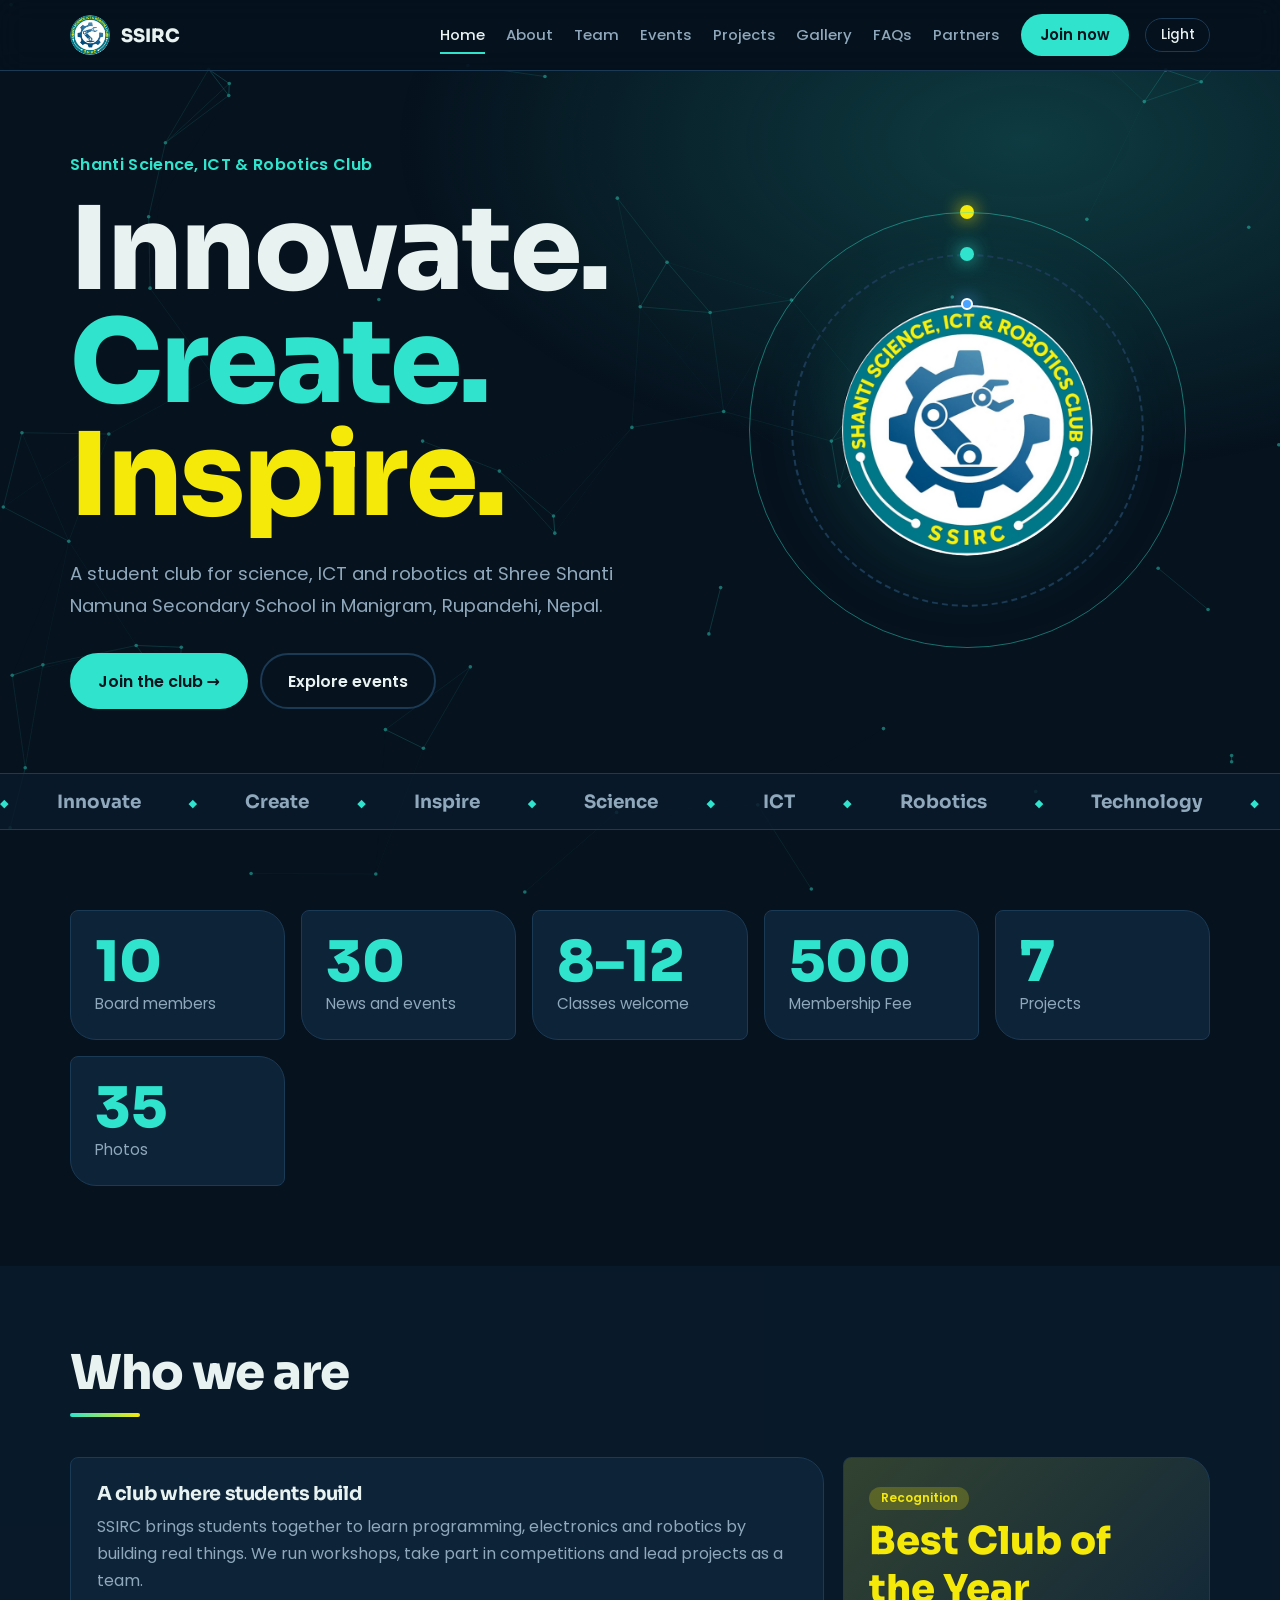
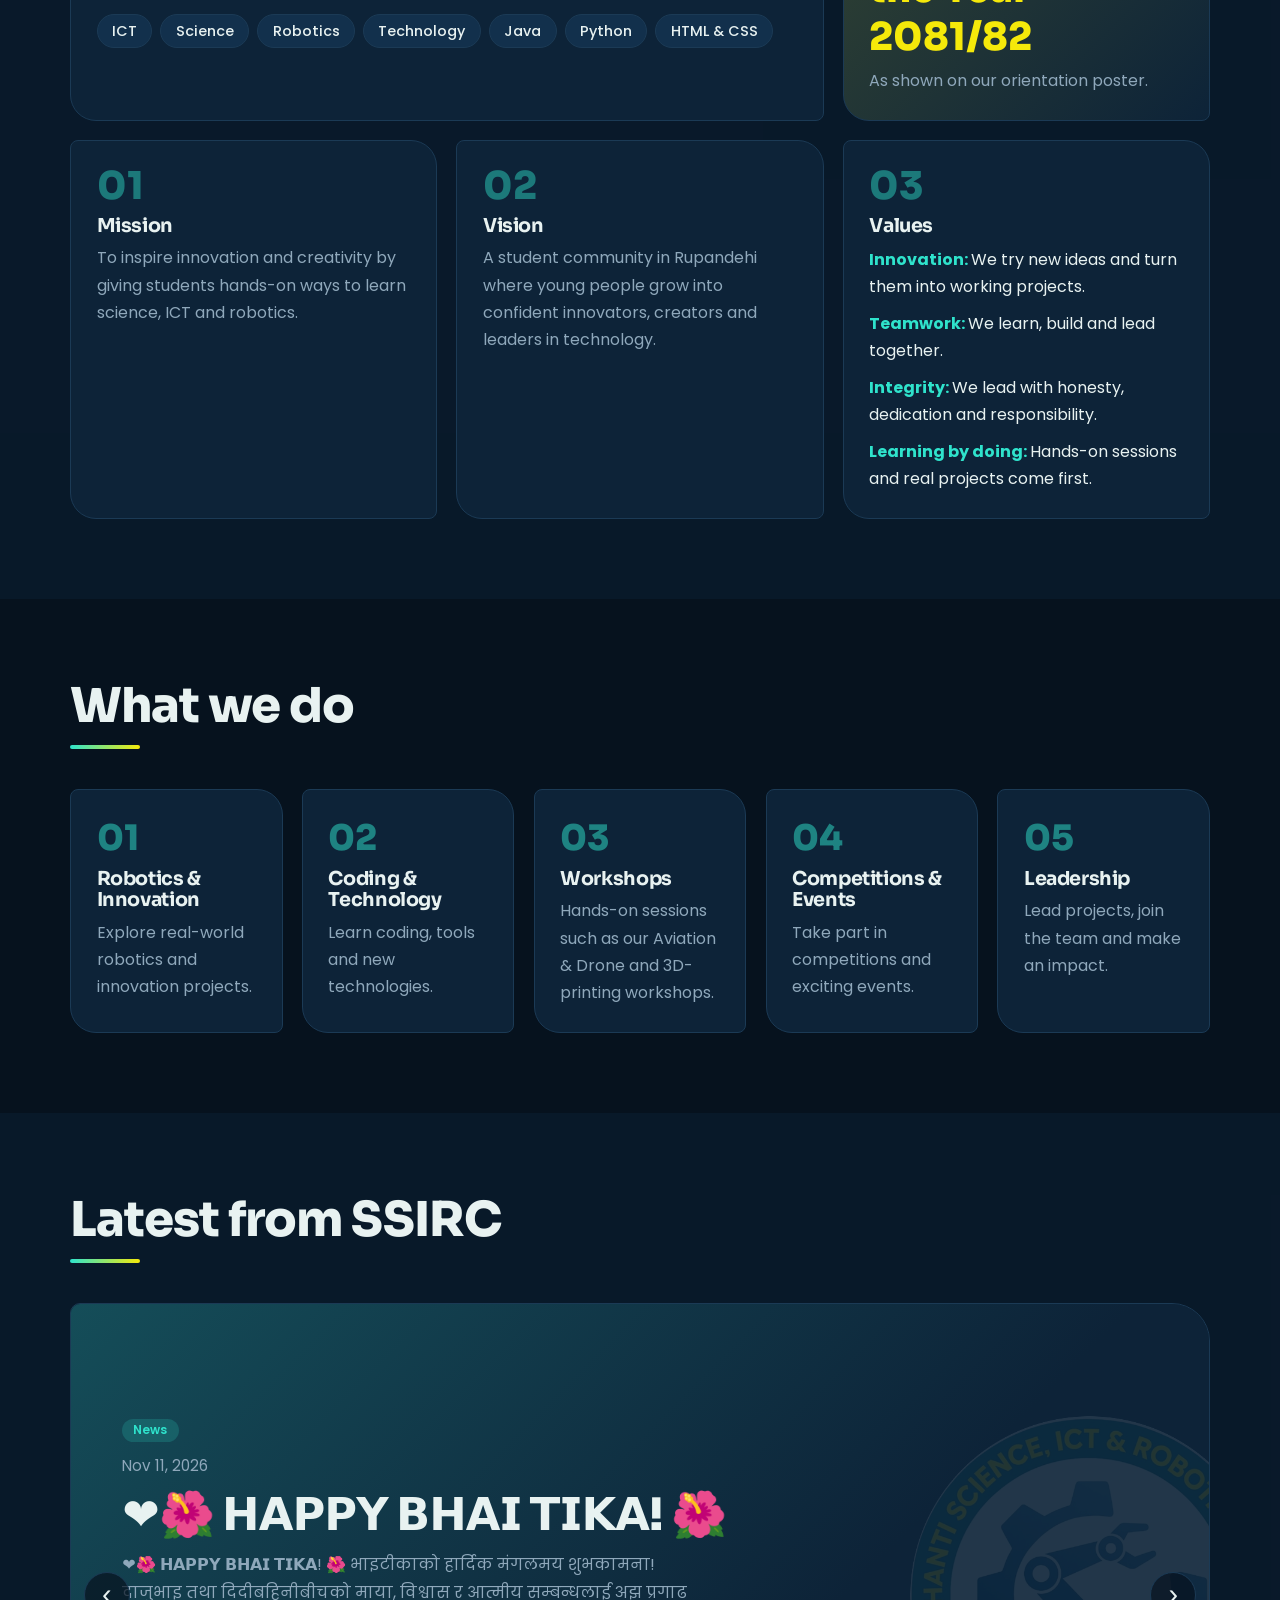
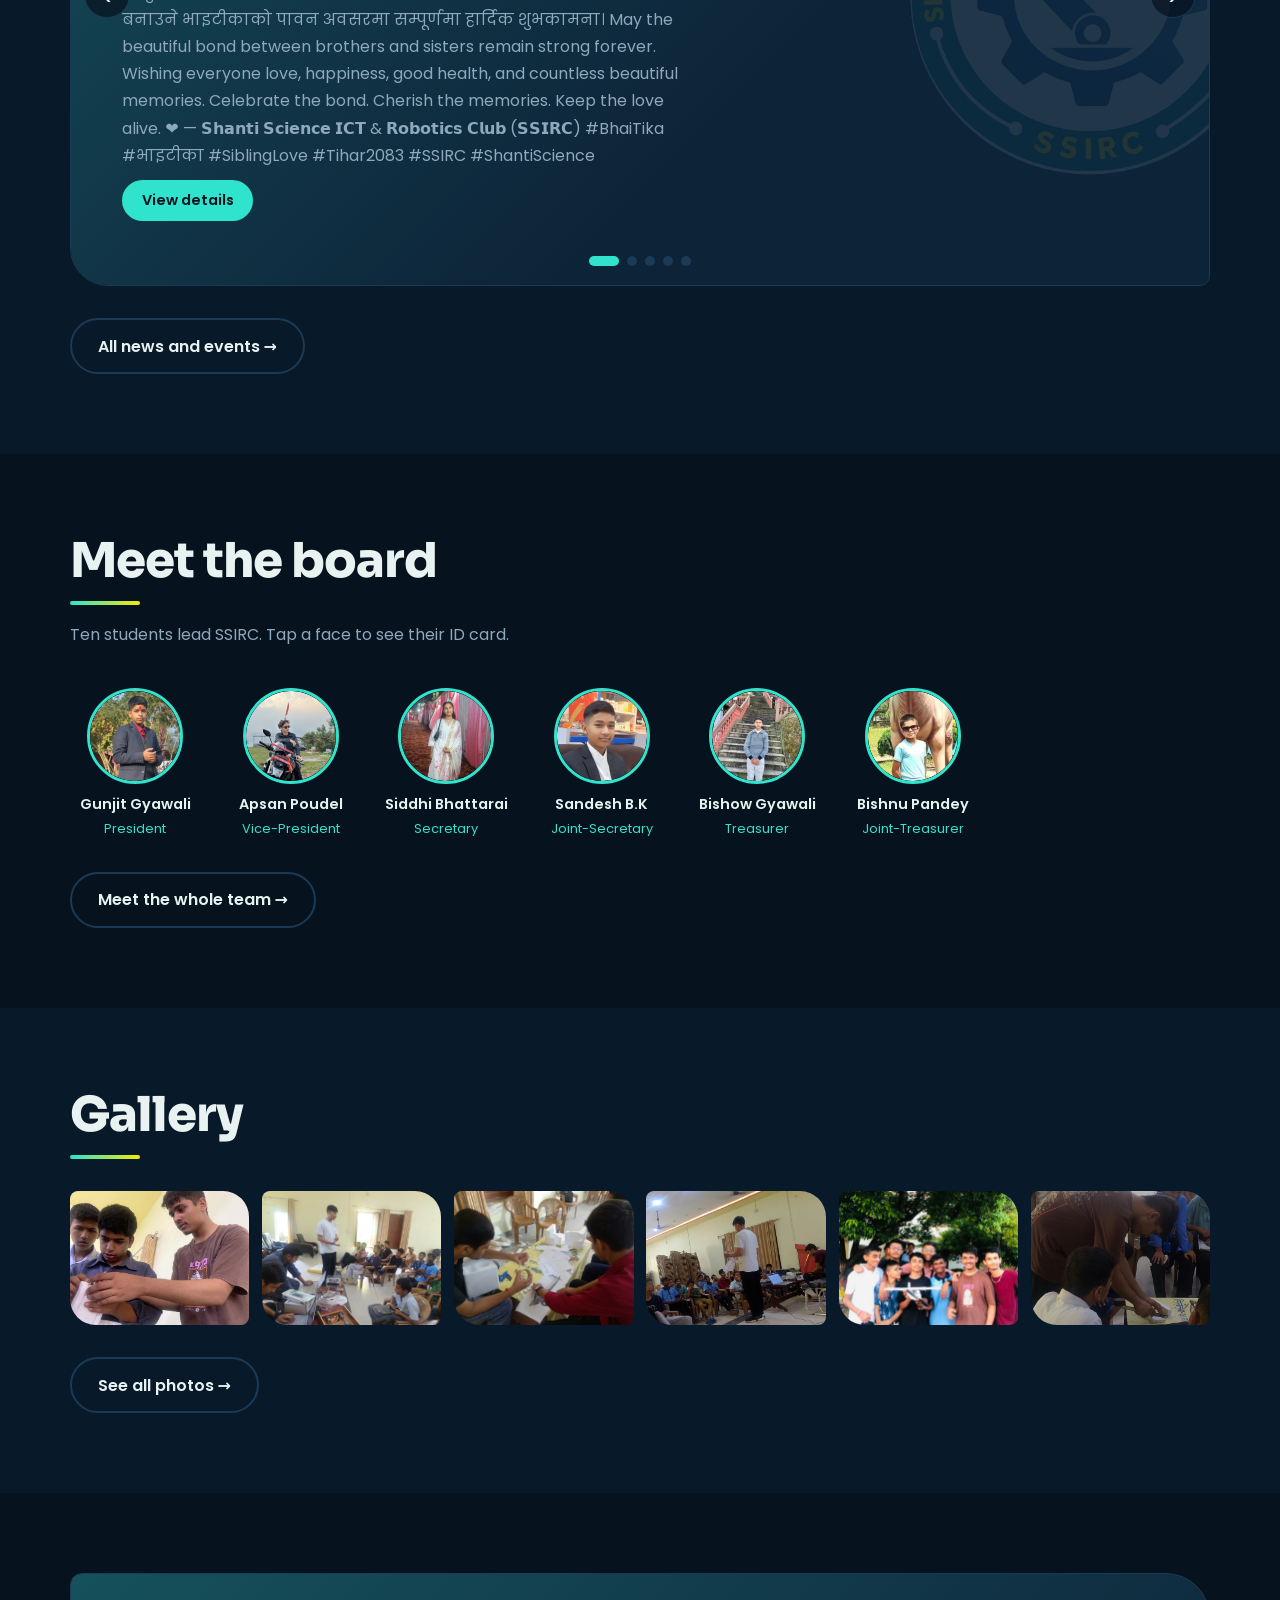
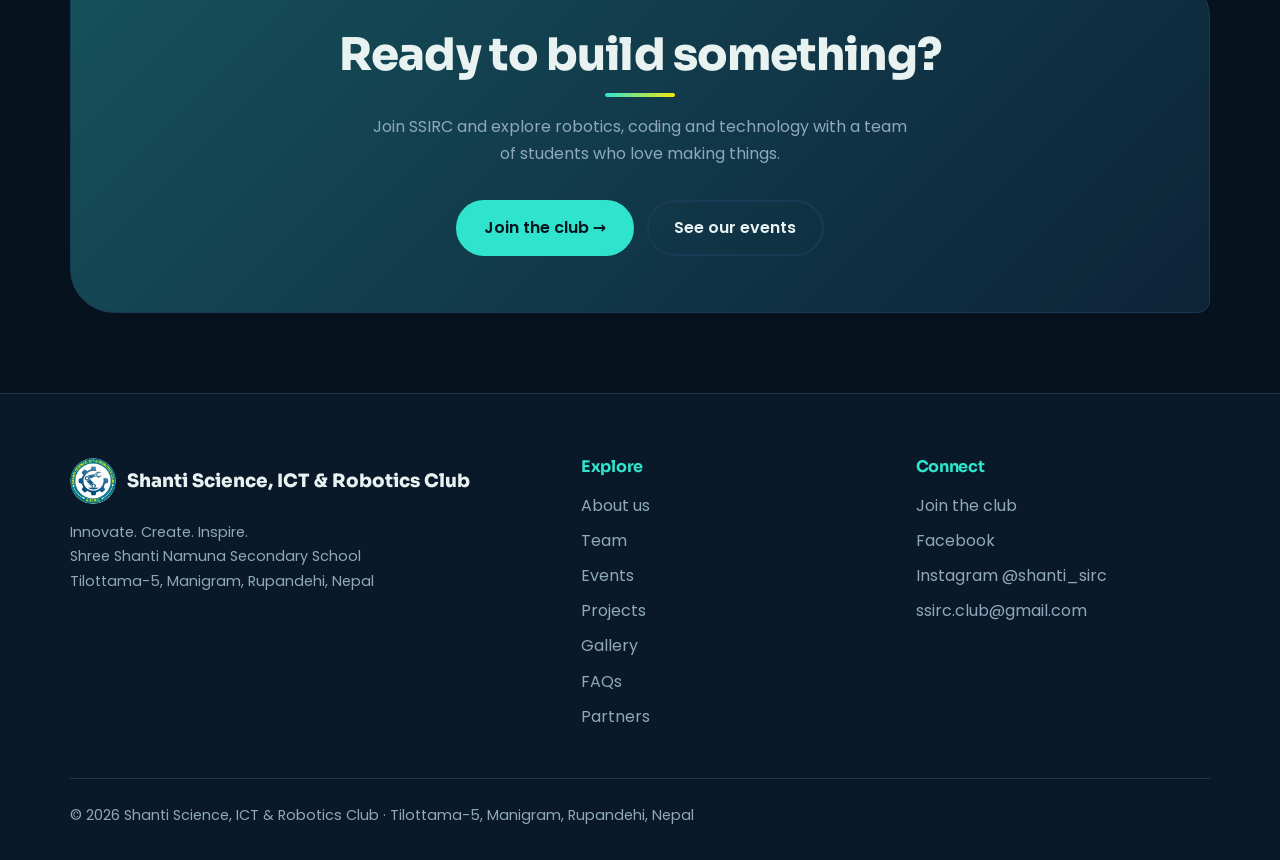
<file: index.html>
<!DOCTYPE html>
<html lang="en">
<head>
<meta charset="utf-8">
<meta name="viewport" content="width=device-width, initial-scale=1, viewport-fit=cover">
<title>Shanti Science, ICT &amp; Robotics Club (SSIRC) | Innovate. Create. Inspire.</title>
<meta name="description" content="SSIRC is a student club for science, ICT and robotics at Shree Shanti Namuna Secondary School, Manigram, Rupandehi, Nepal.">
<meta property="og:title" content="Shanti Science, ICT &amp; Robotics Club (SSIRC) | Innovate. Create. Inspire.">
<meta property="og:description" content="SSIRC is a student club for science, ICT and robotics at Shree Shanti Namuna Secondary School, Manigram, Rupandehi, Nepal.">
<meta property="og:image" content="https://shantisirc.com/logo.png">
<meta property="og:type" content="website">
<meta name="theme-color" content="#06121e">
<link rel="icon" type="image/png" href="favicon.png">
<link rel="manifest" href="site.webmanifest">
<link rel="preconnect" href="https://fonts.googleapis.com">
<link rel="preconnect" href="https://fonts.gstatic.com" crossorigin>
<link href="https://fonts.googleapis.com/css2?family=Poppins:wght@400;500;600;700&family=Sora:wght@600;700;800&display=swap" rel="stylesheet">
<script>document.documentElement.classList.add('js');try{var t=localStorage.getItem('ssirc-theme');if(t)document.documentElement.dataset.theme=t}catch(e){}</script>
<link rel="stylesheet" href="css/base.css">
<link rel="stylesheet" href="css/fx.css">
<link rel="stylesheet" href="css/pages.css">
<link rel="stylesheet" href="css/idcard.css">
</head>
<body data-page="home">
<a class="skip" href="#main" onclick="location.hash='main';return false">Skip to content</a>
<div id="hdr"></div>
<main id="main">

<section class="hero"><div class="wrap hero-grid">
  <div>
    <p class="kick">Shanti Science, ICT &amp; Robotics Club</p>
    <h1><span>Innovate.</span><span>Create.</span><span>Inspire.</span></h1>
    <p class="lead">A student club for science, ICT and robotics at Shree Shanti Namuna Secondary School in Manigram, Rupandehi, Nepal.</p>
    <div class="cta"><a class="btn" data-join>Join the club →</a><a class="btn ghost" href="events/">Explore events</a></div>
  </div>
  <div class="orbit"><i class="arm"><b></b></i><i class="arm a2"><b></b></i><i class="arm a3"><b></b></i><img src="logo.png" alt="Shanti Science, ICT &amp; Robotics Club logo" width="400" height="400"></div>
</div></section>

<div class="marq" aria-hidden="true"><div class="marq-in"><span>Innovate</span><span>Create</span><span>Inspire</span><span>Science</span><span>ICT</span><span>Robotics</span><span>Technology</span><span>Java</span><span>Python</span><span>HTML &amp; CSS</span><span>Workshops</span><span>Competitions</span><span>Innovate</span><span>Create</span><span>Inspire</span><span>Science</span><span>ICT</span><span>Robotics</span><span>Technology</span><span>Java</span><span>Python</span><span>HTML &amp; CSS</span><span>Workshops</span><span>Competitions</span></div></div>

<section class="sec"><div class="wrap"><div class="stats">
  <div class="stat rv" id="stBoard"><b>0</b><span>Board members</span></div>
  <div class="stat rv" id="stEvents" hidden><b>0</b><span>News and events</span></div>
  <div class="stat rv"><b>8–12</b><span>Classes welcome</span></div>
  <div class="stat rv"><b>500</b><span>Membership Fee</span></div>
  <div class="stat rv" id="stProj" hidden><b>0</b><span>Projects</span></div>
  <div class="stat rv" id="stPhotos" hidden><b>0</b><span>Photos</span></div>
</div></div></section>

<section class="sec alt" id="about"><div class="wrap">
  <h2>Who we are</h2>
  <div class="bento">
    <article class="card s4 rv"><h3>A club where students build</h3><p>SSIRC brings students together to learn programming, electronics and robotics by building real things. We run workshops, take part in competitions and lead projects as a team.</p>
      <ul class="chips" style="margin-top:1.2rem"><li>ICT</li><li>Science</li><li>Robotics</li><li>Technology</li><li>Java</li><li>Python</li><li>HTML &amp; CSS</li></ul></article>
    <article class="card award s2 rv"><span class="ev-tag" data-tag="Announcement">Recognition</span><strong>Best Club of the Year 2081/82</strong><p>As shown on our orientation poster.</p></article>
    <article class="card s2 rv"><div class="no">01</div><h3>Mission</h3><p id="mission"></p></article>
    <article class="card s2 rv"><div class="no">02</div><h3>Vision</h3><p id="vision"></p></article>
    <article class="card s2 rv"><div class="no">03</div><h3>Values</h3><ul class="vals" id="values"></ul></article>
  </div>
</div></section>

<section class="sec"><div class="wrap">
  <h2>What we do</h2>
  <div class="prog" id="programs"></div>
</div></section>

<section class="sec alt"><div class="wrap">
  <h2>Latest from SSIRC</h2>
  <div class="car" id="homeCar" aria-label="Latest news and events"></div>
  <div class="cta"><a class="btn ghost" href="events/">All news and events →</a></div>
</div></section>

<section class="sec"><div class="wrap">
  <h2>Meet the board</h2>
  <p class="sub">Ten students lead SSIRC. Tap a face to see their ID card.</p>
  <div class="strip" id="teamStrip"></div>
  <div class="cta"><a class="btn ghost" href="team/">Meet the whole team →</a></div>
</div></section>

<section class="sec alt" id="gallerySec" hidden><div class="wrap">
  <h2>Gallery</h2>
  <div class="pvgrid" id="galPrev"></div>
  <div class="cta"><a class="btn ghost" href="gallery/">See all photos →</a></div>
</div></section>
<section class="sec"><div class="wrap"><div class="band rv"><h2>Ready to build something?</h2><p>Join SSIRC and explore robotics, coding and technology with a team of students who love making things.</p><div class="cta"><a class="btn" data-join>Join the club →</a><a class="btn ghost" href="events/">See our events</a></div></div></div></section>
</main>
<div id="ftr"></div>
<dialog id="evm" aria-labelledby="evmT"><div class="evm-panel"><button class="evm-close" aria-label="Close">×</button><img class="evm-img" alt="" hidden><span class="evm-tag ev-tag"></span><time></time><h2 id="evmT"></h2><p class="evm-text"></p><dl class="facts"></dl><div class="cta"><a class="btn evm-link"></a></div></div></dialog>
<noscript><p style="padding:1rem;text-align:center">Please turn on JavaScript to see the full SSIRC website. You can still reach us at ssirc.club@gmail.com.</p></noscript>
<script defer src="js/data.js"></script>
<script defer src="js/util.js"></script>
<script defer src="js/layout.js"></script>
<script defer src="js/fx.js"></script>
<script defer src="js/events.js"></script>
<script defer src="js/projects.js"></script>
<script defer src="js/gallery.js"></script>
<script defer src="js/content.js"></script>
<script defer src="js/home.js"></script>
</body>
</html>
</file>
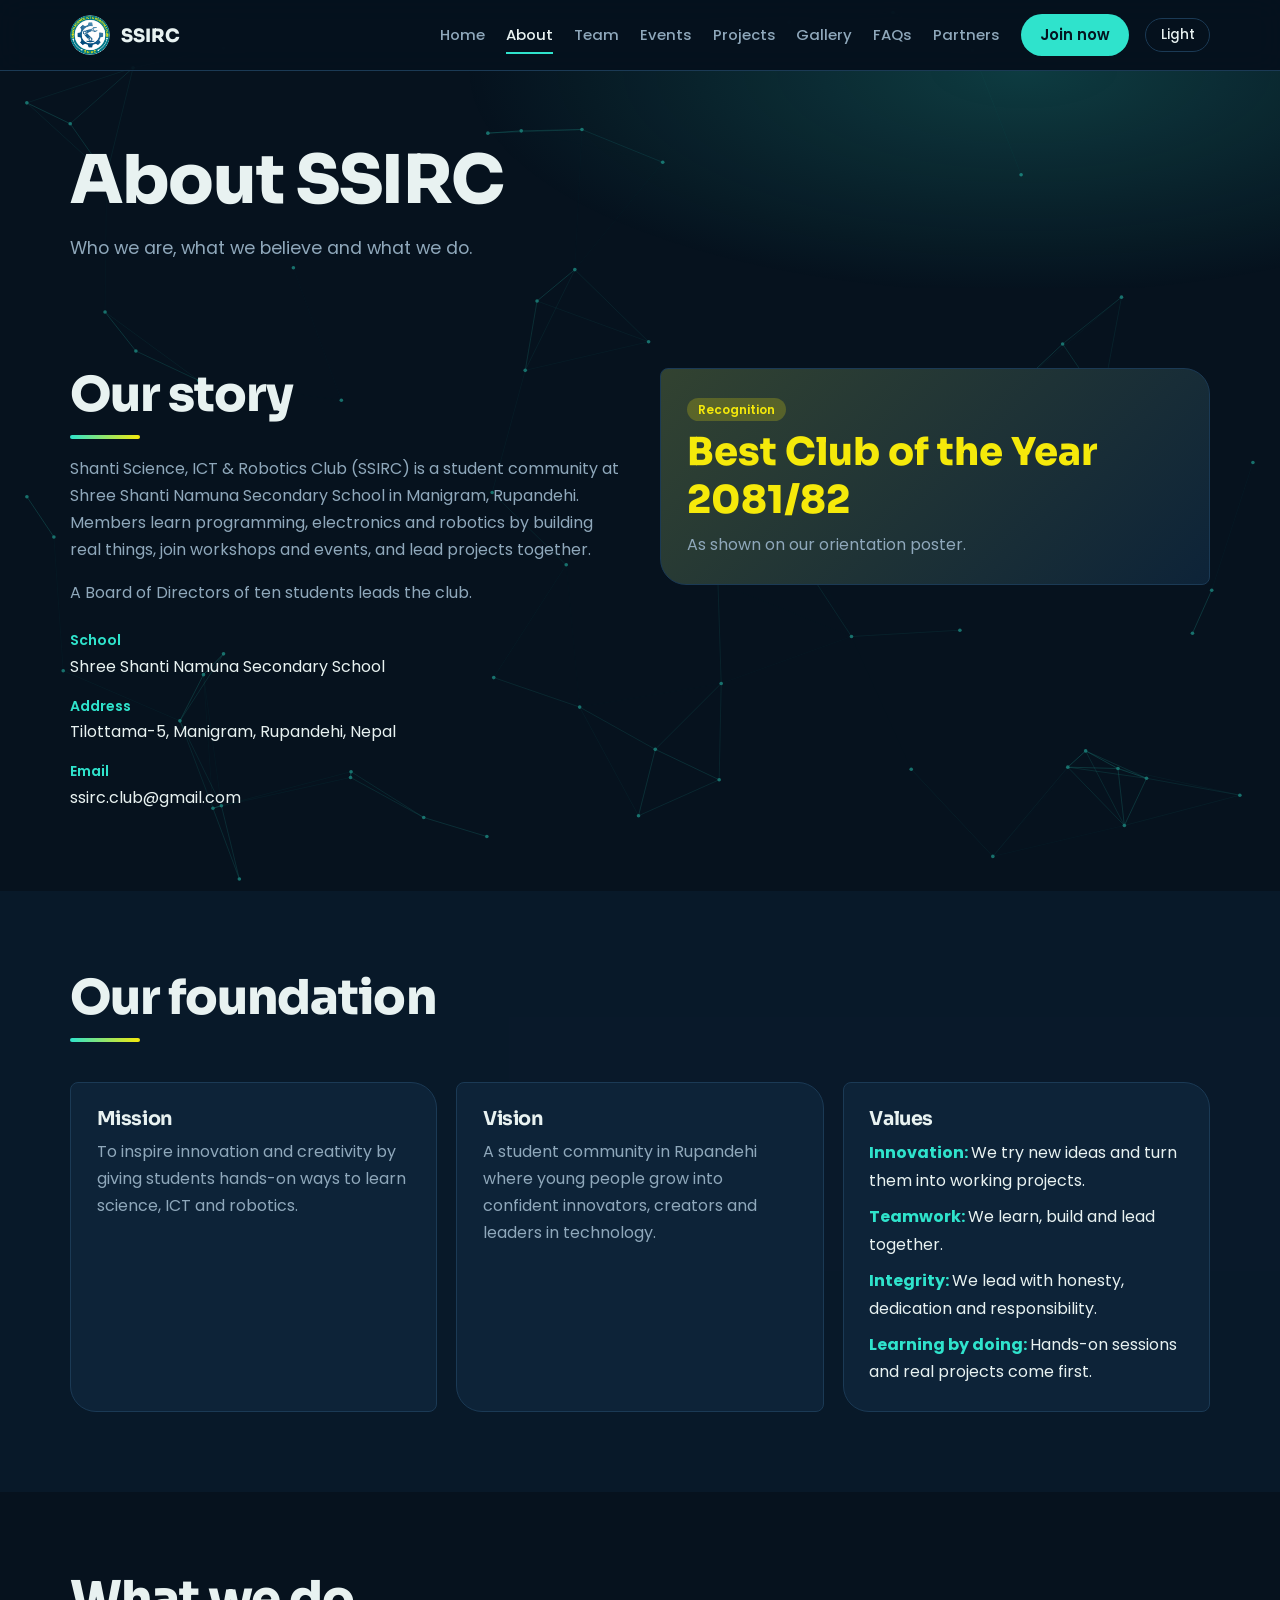
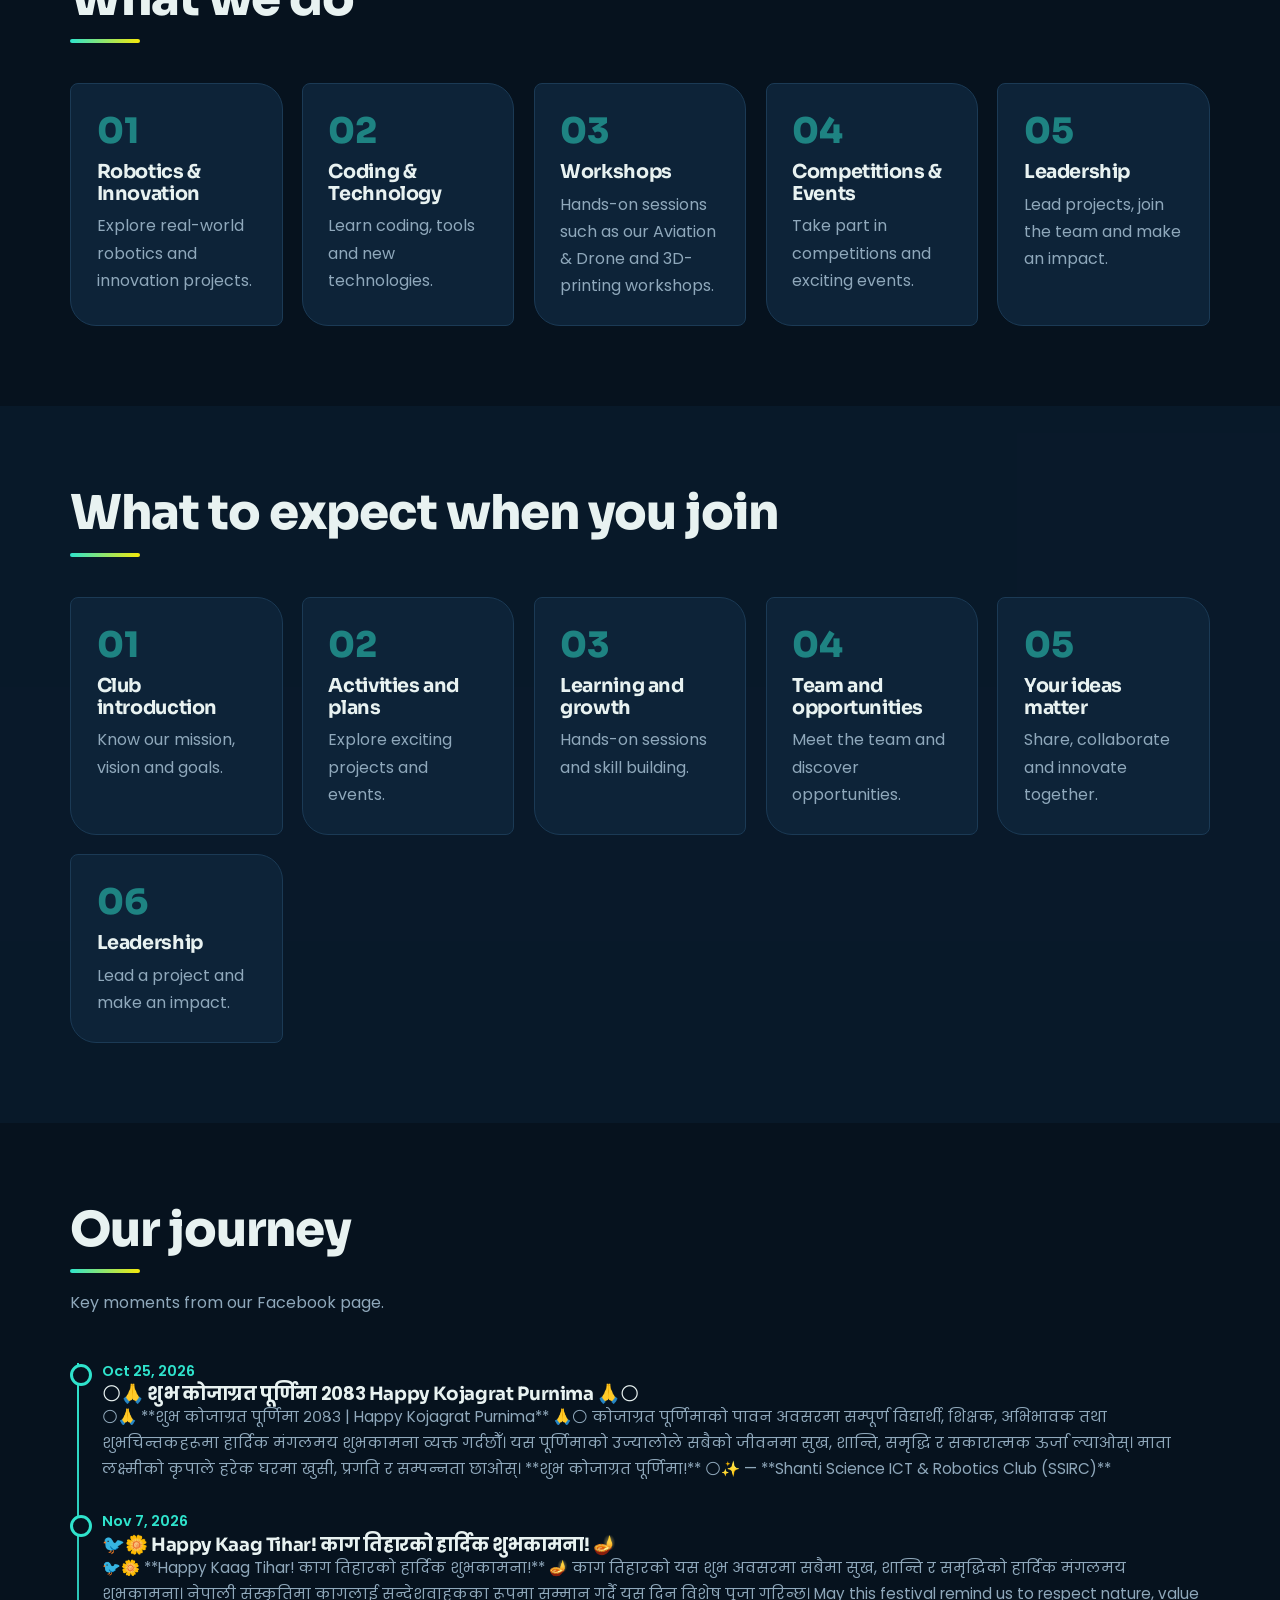
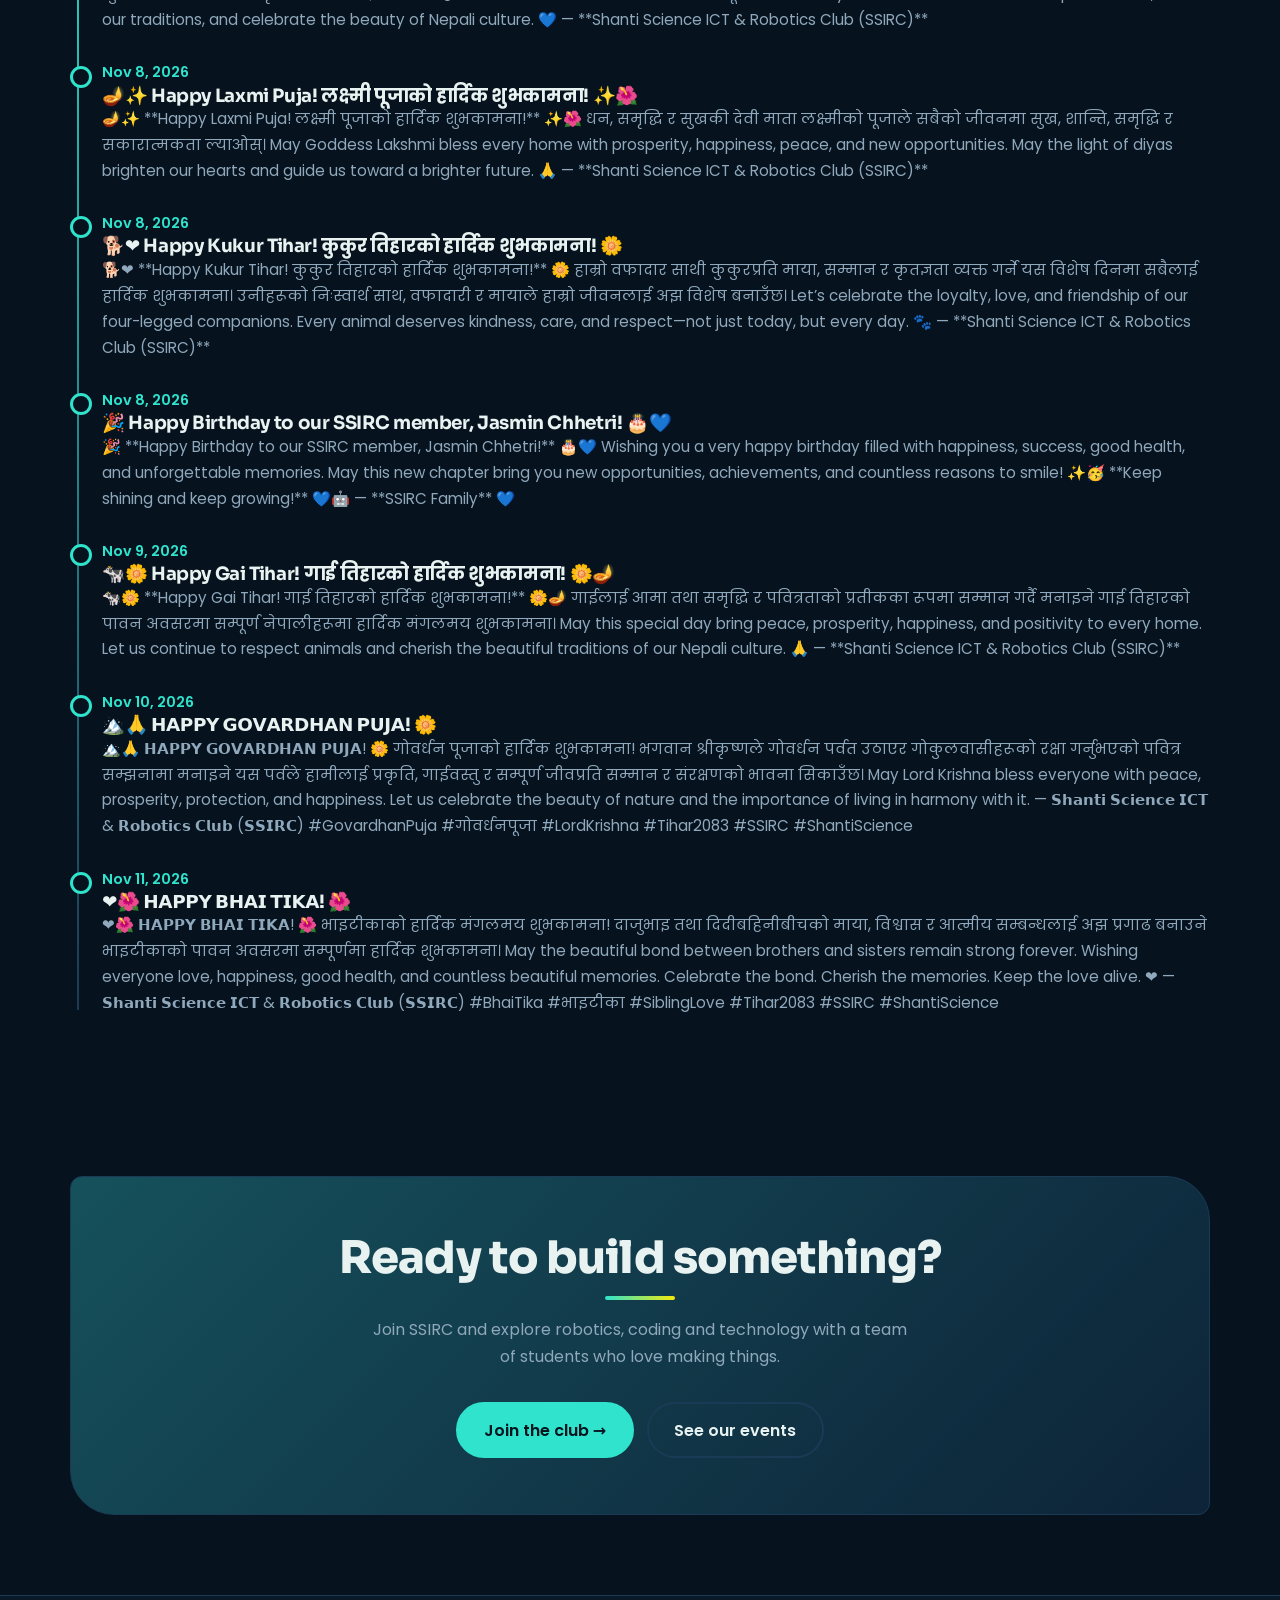
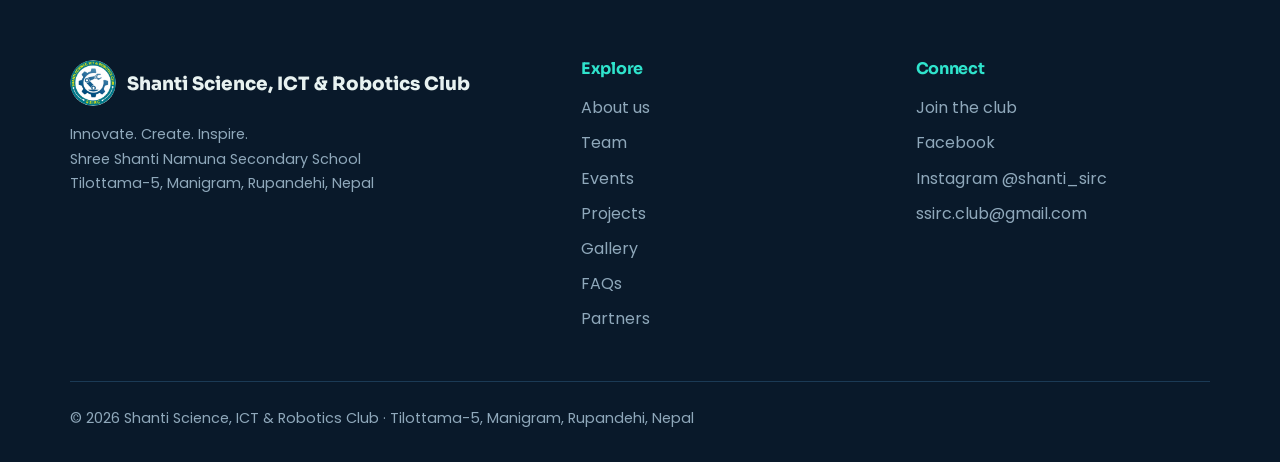
<file: about/index.html>
<!DOCTYPE html>
<html lang="en">
<head>
<meta charset="utf-8">
<base href="../">
<meta name="viewport" content="width=device-width, initial-scale=1, viewport-fit=cover">
<title>About SSIRC | Shanti Science, ICT &amp; Robotics Club</title>
<meta name="description" content="Learn about SSIRC: our mission, vision, values, programs and journey.">
<meta property="og:title" content="About SSIRC | Shanti Science, ICT &amp; Robotics Club">
<meta property="og:description" content="Learn about SSIRC: our mission, vision, values, programs and journey.">
<meta property="og:image" content="https://shantisirc.com/logo.png">
<meta property="og:type" content="website">
<meta name="theme-color" content="#06121e">
<link rel="icon" type="image/png" href="favicon.png">
<link rel="manifest" href="site.webmanifest">
<link rel="preconnect" href="https://fonts.googleapis.com">
<link rel="preconnect" href="https://fonts.gstatic.com" crossorigin>
<link href="https://fonts.googleapis.com/css2?family=Poppins:wght@400;500;600;700&family=Sora:wght@600;700;800&display=swap" rel="stylesheet">
<script>document.documentElement.classList.add('js');try{var t=localStorage.getItem('ssirc-theme');if(t)document.documentElement.dataset.theme=t}catch(e){}</script>
<link rel="stylesheet" href="css/base.css">
<link rel="stylesheet" href="css/fx.css">
<link rel="stylesheet" href="css/pages.css">
<link rel="stylesheet" href="css/idcard.css">
</head>
<body data-page="about">
<a class="skip" href="#main" onclick="location.hash='main';return false">Skip to content</a>
<div id="hdr"></div>
<main id="main">
<section class="phead"><div class="wrap"><h1>About SSIRC</h1><p>Who we are, what we believe and what we do.</p></div></section>
<section class="sec"><div class="wrap two">
  <div><h2>Our story</h2>
    <p class="sub">Shanti Science, ICT &amp; Robotics Club (SSIRC) is a student community at Shree Shanti Namuna Secondary School in Manigram, Rupandehi. Members learn programming, electronics and robotics by building real things, join workshops and events, and lead projects together.</p>
    <p class="sub">A Board of Directors of ten students leads the club.</p>
    <dl class="facts"><div><dt>School</dt><dd>Shree Shanti Namuna Secondary School</dd></div><div><dt>Address</dt><dd>Tilottama-5, Manigram, Rupandehi, Nepal</dd></div><div><dt>Email</dt><dd>ssirc.club@gmail.com</dd></div></dl></div>
  <article class="card award rv"><span class="ev-tag" data-tag="Announcement">Recognition</span><strong>Best Club of the Year 2081/82</strong><p>As shown on our orientation poster.</p></article>
</div></section>

<section class="sec alt"><div class="wrap"><h2>Our foundation</h2>
  <div class="grid3">
    <article class="card rv"><h3>Mission</h3><p id="mission"></p></article>
    <article class="card rv"><h3>Vision</h3><p id="vision"></p></article>
    <article class="card rv"><h3>Values</h3><ul class="vals" id="values"></ul></article>
  </div></div></section>

<section class="sec"><div class="wrap"><h2>What we do</h2><div class="prog" id="programs"></div></div></section>

<section class="sec alt"><div class="wrap"><h2>What to expect when you join</h2><div class="prog" id="expect"></div></div></section>

<section class="sec"><div class="wrap"><h2>Our journey</h2><p class="sub">Key moments from our Facebook page.</p><ol class="tl" id="timeline"></ol></div></section>
<section class="sec"><div class="wrap"><div class="band rv"><h2>Ready to build something?</h2><p>Join SSIRC and explore robotics, coding and technology with a team of students who love making things.</p><div class="cta"><a class="btn" data-join>Join the club →</a><a class="btn ghost" href="/events/">See our events</a></div></div></div></section>
</main>
<div id="ftr"></div>

<noscript><p style="padding:1rem;text-align:center">Please turn on JavaScript to see the full SSIRC website. You can still reach us at ssirc.club@gmail.com.</p></noscript>
<script defer src="js/data.js"></script>
<script defer src="js/util.js"></script>
<script defer src="js/layout.js"></script>
<script defer src="js/fx.js"></script>
<script defer src="js/events.js"></script>
<script defer src="js/content.js"></script>
</body>
</html>
</file>
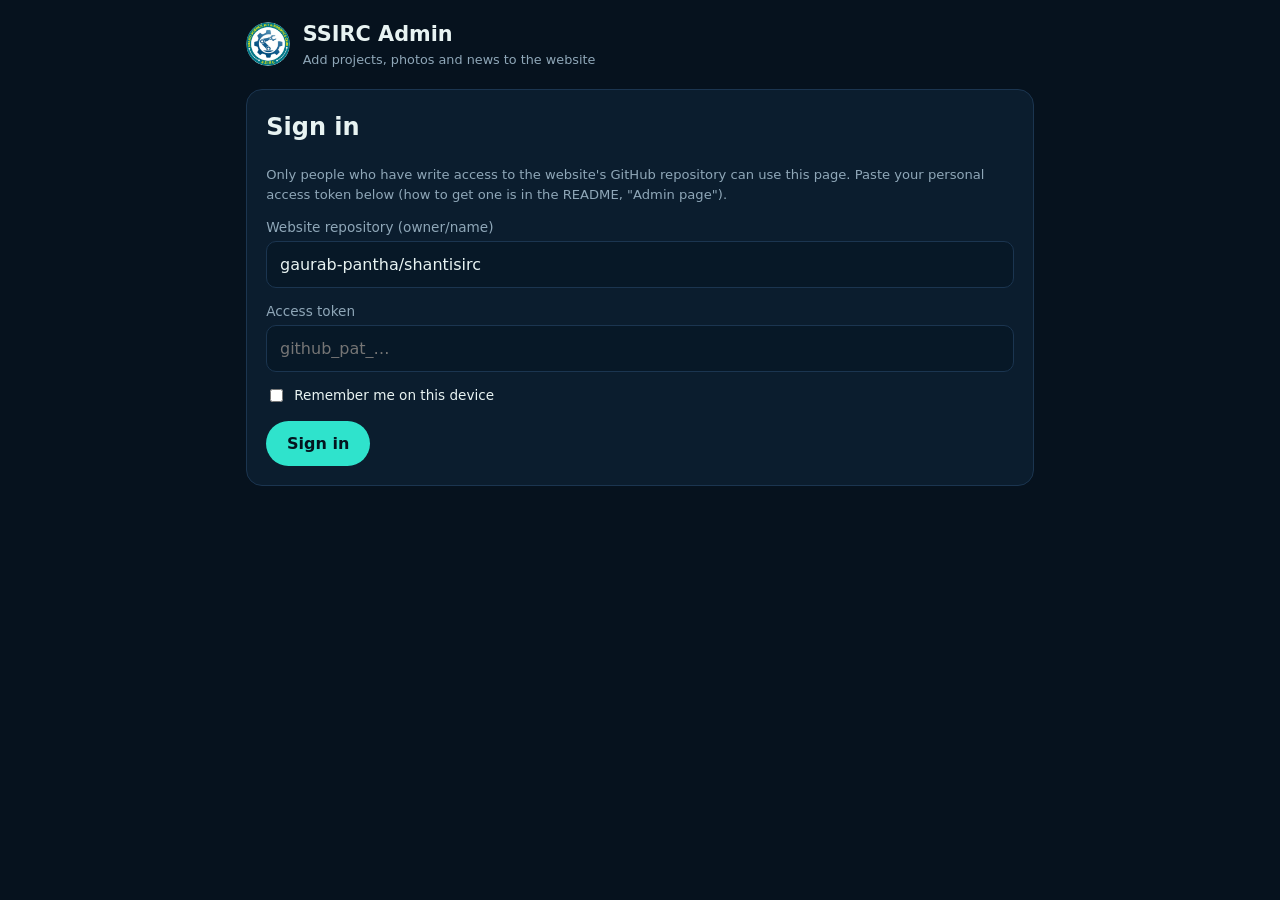
<file: admin/index.html>
<!DOCTYPE html>
<html lang="en">
<head>
<meta charset="utf-8">
<base href="../">
<meta name="viewport" content="width=device-width, initial-scale=1">
<meta name="robots" content="noindex,nofollow">
<title>SSIRC Admin</title>
<link rel="icon" type="image/png" href="favicon.png">
<style>
:root{--bg:#06121e;--card:#0b1d2e;--line:#1b3550;--txt:#e8f3f2;--muted:#8fa7b8;--teal:#2fe3cc;--yel:#f5e90a;--red:#ff6b6b;--on:#04141f}
*{box-sizing:border-box}
body{margin:0;background:var(--bg);color:var(--txt);font:16px/1.5 system-ui,Segoe UI,Roboto,sans-serif;min-height:100vh}
.wrap{max-width:820px;margin:0 auto;padding:1.2rem 16px 4rem}
header{display:flex;align-items:center;gap:.8rem;margin-bottom:1.2rem}
header img{width:44px;height:44px;border-radius:50%}
h1{font-size:1.3rem;margin:0}h1 small{display:block;font-weight:400;color:var(--muted);font-size:.8rem}
.right{margin-left:auto;display:flex;gap:.5rem;align-items:center;font-size:.85rem;color:var(--muted)}
.card{background:var(--card);border:1px solid var(--line);border-radius:16px;padding:1.2rem;margin-bottom:1rem}
label{display:block;font-size:.85rem;color:var(--muted);margin:.8rem 0 .25rem}
input[type=text],input[type=password],input[type=date],textarea{width:100%;background:#071827;border:1px solid var(--line);border-radius:10px;color:var(--txt);padding:.65rem .8rem;font:inherit}
textarea{min-height:130px;resize:vertical}
input:focus,textarea:focus{outline:2px solid var(--teal);border-color:transparent}
button{font:inherit;cursor:pointer;border:0;border-radius:999px;padding:.65rem 1.3rem;font-weight:700;background:var(--teal);color:var(--on)}
button.ghost{background:transparent;color:var(--txt);border:1px solid var(--line)}
button.danger{background:transparent;color:var(--red);border:1px solid var(--red);padding:.3rem .8rem;font-size:.8rem}
button:disabled{opacity:.5;cursor:wait}
.tabs{display:flex;gap:.4rem;flex-wrap:wrap;margin-bottom:1rem}
.tabs button{background:transparent;border:1px solid var(--line);color:var(--txt)}
.tabs button[aria-selected=true]{background:var(--teal);color:var(--on);border-color:var(--teal)}
.row{display:flex;gap:.6rem;flex-wrap:wrap;align-items:center;margin-top:1rem}
.msg{margin-top:.9rem;padding:.7rem .9rem;border-radius:10px;font-size:.9rem;display:none;white-space:pre-wrap}
.msg.ok{display:block;background:#0e3a30;color:#9ff5df}.msg.err{display:block;background:#40181c;color:#ffb3b3}.msg.info{display:block;background:#10283d;color:#bcd7ee}
.hint{color:var(--muted);font-size:.82rem;margin:.3rem 0 0}
.thumbs{display:grid;grid-template-columns:repeat(auto-fill,minmax(150px,1fr));gap:.7rem;margin-top:.8rem}
.thumb{background:#071827;border:1px solid var(--line);border-radius:12px;padding:.4rem}
.thumb img{width:100%;aspect-ratio:4/3;object-fit:cover;border-radius:8px;display:block}
.thumb input{margin-top:.4rem;padding:.35rem .5rem;font-size:.8rem}
.item{display:flex;align-items:center;gap:.7rem;padding:.55rem 0;border-top:1px solid var(--line)}
.item:first-child{border-top:0}.item img{width:54px;height:40px;object-fit:cover;border-radius:6px;background:#071827}
.item span{flex:1;word-break:break-word}.item small{color:var(--muted);display:block}
a{color:var(--teal)}code{background:#071827;padding:.1rem .35rem;border-radius:6px}
[hidden]{display:none!important}
</style>
</head>
<body>
<div class="wrap">
<header><img src="logo.png" alt=""><h1>SSIRC Admin<small>Add projects, photos and news to the website</small></h1>
<div class="right" id="who" hidden><span id="whoName"></span><button class="ghost" id="logout" type="button">Sign out</button></div></header>

<!-- sign in -->
<section class="card" id="login">
  <h2 style="margin-top:0">Sign in</h2>
  <p class="hint" style="margin-top:0">Only people who have write access to the website's GitHub repository can use this page. Paste your personal access token below (how to get one is in the README, "Admin page").</p>
  <label for="repoBox">Website repository (owner/name)</label>
  <input type="text" id="repoBox" autocomplete="off" placeholder="shantisirc/shantisirc.github.io">
  <label for="tok">Access token</label>
  <input type="password" id="tok" autocomplete="off" placeholder="github_pat_…">
  <label style="display:flex;gap:.5rem;align-items:center;color:var(--txt)"><input type="checkbox" id="remember"> Remember me on this device</label>
  <div class="row"><button id="signin" type="button">Sign in</button></div>
  <div class="msg" id="loginMsg"></div>
</section>

<!-- app -->
<div id="app" hidden>
  <div class="tabs" role="tablist" id="tabs">
    <button role="tab" data-t="project" aria-selected="true">+ Project</button>
    <button role="tab" data-t="gallery" aria-selected="false">+ Gallery photos</button>
    <button role="tab" data-t="news" aria-selected="false">+ News / event</button>
    <button role="tab" data-t="manage" aria-selected="false">Manage / delete</button>
  </div>

  <section class="card" data-p="project">
    <h2 style="margin-top:0">Add a project</h2>
    <label for="pTitle">Project title</label><input type="text" id="pTitle" placeholder="Line Follower Robot">
    <label for="pText">Description</label><textarea id="pText" placeholder="What is it, who built it, what did you learn?"></textarea>
    <label for="pImg">Photo (optional)</label><input type="file" id="pImg" accept="image/*">
    <div class="row"><button id="pGo" type="button">Publish project</button></div><div class="msg" id="pMsg"></div>
  </section>

  <section class="card" data-p="gallery" hidden>
    <h2 style="margin-top:0">Add gallery photos</h2>
    <label for="gImg">Choose one or many photos</label><input type="file" id="gImg" accept="image/*" multiple>
    <p class="hint">The caption below each photo is what visitors see. Big phone photos are shrunk automatically.</p>
    <div class="thumbs" id="gThumbs"></div>
    <div class="row"><button id="gGo" type="button">Publish photos</button></div><div class="msg" id="gMsg"></div>
  </section>

  <section class="card" data-p="news" hidden>
    <h2 style="margin-top:0">Add a news post or event</h2>
    <label for="nDate">Date</label><input type="date" id="nDate">
    <label for="nTitle">Title</label><input type="text" id="nTitle" placeholder="Robotics workshop">
    <label for="nText">Text</label><textarea id="nText" placeholder="What happened or what is coming up?"></textarea>
    <label for="nImg">Photo (optional)</label><input type="file" id="nImg" accept="image/*">
    <div class="row"><button id="nGo" type="button">Publish post</button></div><div class="msg" id="nMsg"></div>
    <p class="hint">Posts from the Facebook page are added to News automatically if the Facebook sync is switched on (see README).</p>
  </section>

  <section class="card" data-p="manage" hidden>
    <h2 style="margin-top:0">Manage</h2>
    <div class="row" style="margin-top:0"><button class="ghost" data-f="projects" type="button">Projects</button><button class="ghost" data-f="gallery" type="button">Gallery</button><button class="ghost" data-f="news" type="button">News</button></div>
    <div id="list" style="margin-top:.8rem"></div><div class="msg" id="mMsg"></div>
  </section>
  <p class="hint">The website updates about a minute after you publish. Press Ctrl+F5 on the site to see it.</p>
</div>
</div>

<script src="js/data.js"></script>
<script>
(() => {
const $ = s => document.querySelector(s), $$ = s => [...document.querySelectorAll(s)];
const cfg = (window.SSIRC && SSIRC.repo) || {};
let repoFull = (cfg.owner || "") + "/" + (cfg.repo || ""), branch = cfg.branch || "", token = "";
const API = "https://api.github.com";
const say = (id, cls, t) => { const m = $(id); m.className = "msg " + cls; m.textContent = t; };
const clean = s => s.replace(/[\\/:*?"<>|#%\u0000-\u001f]/g, " ").replace(/\s+/g, " ").trim().slice(0, 80);
const enc = p => p.split("/").map(encodeURIComponent).join("/");
const tick = ms => new Promise(r => setTimeout(r, ms));

async function gh(method, path, body) {
  const r = await fetch(API + path, { method, headers: { Accept: "application/vnd.github+json", Authorization: "Bearer " + token, ...(body ? { "Content-Type": "application/json" } : {}) }, body: body ? JSON.stringify(body) : undefined });
  if (r.status === 204) return {};
  const j = await r.json().catch(() => ({}));
  if (!r.ok) { const e = new Error(j.message || r.statusText); e.status = r.status; throw e; }
  return j;
}
const q = () => branch ? "?ref=" + encodeURIComponent(branch) : "";
const getFile = async p => { try { return await gh("GET", `/repos/${repoFull}/contents/${enc(p)}${q()}`); } catch (e) { if (e.status === 404) return null; throw e; } };
async function listDir(p) { try { return (await gh("GET", `/repos/${repoFull}/contents/${enc(p)}${q()}`)).filter(f => f.type === "file" && !f.name.startsWith("_") && f.name !== "index.html"); } catch (e) { if (e.status === 404) return []; throw e; } }
async function put(p, b64, msg) {
  for (let i = 0; i < 3; i++) {
    const cur = await getFile(p);
    try { return await gh("PUT", `/repos/${repoFull}/contents/${enc(p)}`, { message: msg, content: b64, ...(cur ? { sha: cur.sha } : {}), ...(branch ? { branch } : {}) }); }
    catch (e) { if ((e.status === 409 || e.status === 422) && i < 2) { await tick(800); continue; } throw e; }
  }
}
async function del(f, msg) { return gh("DELETE", `/repos/${repoFull}/contents/${enc(f.path)}`, { message: msg, sha: f.sha, ...(branch ? { branch } : {}) }); }
const b64text = s => { const b = new TextEncoder().encode(s); let x = ""; b.forEach(c => x += String.fromCharCode(c)); return btoa(x); };
async function b64file(file, max = 1600) {
  const url = URL.createObjectURL(file), img = new Image();
  await new Promise((ok, no) => { img.onload = ok; img.onerror = () => no(new Error("Could not read the photo: " + file.name)); img.src = url; });
  const k = Math.min(1, max / Math.max(img.naturalWidth, img.naturalHeight)), c = document.createElement("canvas");
  c.width = Math.round(img.naturalWidth * k); c.height = Math.round(img.naturalHeight * k);
  const x = c.getContext("2d"); x.fillStyle = "#fff"; x.fillRect(0, 0, c.width, c.height); x.drawImage(img, 0, 0, c.width, c.height);
  URL.revokeObjectURL(url);
  const blob = await new Promise(r => c.toBlob(r, "image/jpeg", .85)), buf = new Uint8Array(await blob.arrayBuffer());
  let s = ""; for (let i = 0; i < buf.length; i += 0x8000) s += String.fromCharCode.apply(null, buf.subarray(i, i + 0x8000));
  return btoa(s);
}
async function syncManifest() {      // keeps manifest.json (backup list used by the website) up to date
  const out = {};
  for (const f of ["gallery", "news", "projects"]) out[f] = (await listDir(f)).map(x => x.name).sort();
  await put("manifest.json", b64text(JSON.stringify(out, null, 2) + "\n"), "Update file list");
}
async function freeName(dir, base, ext) {      // never overwrite an existing item
  const have = new Set((await listDir(dir)).map(f => f.name.toLowerCase()));
  let n = base, i = 2; while (have.has((n + ext).toLowerCase()) || have.has((n + ".txt").toLowerCase()) && ext !== ".txt") n = `${base} ${i++}`;
  return n;
}
const stampNow = (offsetSec = 0) => { const d = new Date(Date.now() + offsetSec * 1000), p = (n, l = 2) => String(n).padStart(l, "0"); return `${d.getFullYear()}${p(d.getMonth() + 1)}${p(d.getDate())}${p(d.getHours())}${p(d.getMinutes())}${p(d.getSeconds())}`; };
const shown = k => k.replace(/^\d{14}[ _]+/, "");
const busy = (b, on) => b.disabled = on;

/* ---- sign in ---- */
async function signin(auto) {
  repoFull = $("#repoBox").value.trim().replace(/^https?:\/\/github\.com\//, "").replace(/\/$/, ""); token = $("#tok").value.trim();
  if (!/^[\w.-]+\/[\w.-]+$/.test(repoFull) || !token) return say("#loginMsg", "err", "Enter the repository (owner/name) and your token.");
  say("#loginMsg", "info", "Checking…");
  try {
    const u = await gh("GET", "/user"), r = await gh("GET", "/repos/" + repoFull);
    if (!r.permissions || !r.permissions.push) throw new Error("This account is not allowed to edit the website (needs write access to " + repoFull + ").");
    if (!branch) branch = r.default_branch;
    $("#whoName").textContent = u.login; $("#who").hidden = false; $("#login").hidden = true; $("#app").hidden = false;
    try { if ($("#remember").checked) localStorage.setItem("ssirc-admin", JSON.stringify({ repoFull, token })); } catch (e) {}
    $("#loginMsg").className = "msg";
  } catch (e) { token = ""; say("#loginMsg", "err", e.status === 401 ? "That token is not valid or has expired." : e.message); }
}
$("#signin").onclick = () => signin();
$("#logout").onclick = () => { try { localStorage.removeItem("ssirc-admin"); } catch (e) {} location.reload(); };
$("#repoBox").value = repoFull.length > 1 ? repoFull : "";
try { const s = JSON.parse(localStorage.getItem("ssirc-admin")); if (s) { $("#repoBox").value = s.repoFull; $("#tok").value = s.token; $("#remember").checked = true; signin(true); } } catch (e) {}

/* ---- tabs ---- */
$$("#tabs button").forEach(b => b.onclick = () => {
  $$("#tabs button").forEach(x => x.setAttribute("aria-selected", x === b));
  $$("[data-p]").forEach(s => s.hidden = s.dataset.p !== b.dataset.t);
  if (b.dataset.t === "manage") showList(curFolder);
});
$("#nDate").value = new Date().toISOString().slice(0, 10);

/* ---- project ---- */
$("#pGo").onclick = async () => {
  const t = clean($("#pTitle").value), body = $("#pText").value.trim(), f = $("#pImg").files[0];
  if (!t || !body) return say("#pMsg", "err", "Please write a title and a description.");
  busy($("#pGo"), true); say("#pMsg", "info", "Publishing…");
  try {
    const n = await freeName("projects", `${stampNow()} ${t}`, ".txt");
    if (f) await put(`projects/${n}.jpg`, await b64file(f), "Add project photo: " + n);
    await put(`projects/${n}.txt`, b64text(body + "\n"), "Add project: " + n);
    await syncManifest();
    say("#pMsg", "ok", `Done! "${t}" is published. It shows on the Projects page in about a minute.`);
    $("#pTitle").value = $("#pText").value = $("#pImg").value = "";
  } catch (e) { say("#pMsg", "err", "Could not publish: " + e.message); } busy($("#pGo"), false);
};

/* ---- news ---- */
$("#nGo").onclick = async () => {
  const t = clean($("#nTitle").value), body = $("#nText").value.trim(), d = $("#nDate").value, f = $("#nImg").files[0];
  if (!t || !body || !d) return say("#nMsg", "err", "Please fill in the date, title and text.");
  busy($("#nGo"), true); say("#nMsg", "info", "Publishing…");
  try {
    const n = await freeName("news", `${d} ${t}`, ".txt");
    if (f) await put(`news/${n}.jpg`, await b64file(f), "Add news photo: " + n);
    await put(`news/${n}.txt`, b64text(body + "\n"), "Add news: " + n);
    await syncManifest();
    say("#nMsg", "ok", `Done! "${t}" is published on the News & Events page in about a minute.`);
    $("#nTitle").value = $("#nText").value = $("#nImg").value = "";
  } catch (e) { say("#nMsg", "err", "Could not publish: " + e.message); } busy($("#nGo"), false);
};

/* ---- gallery ---- */
$("#gImg").onchange = () => {
  const box = $("#gThumbs"); box.replaceChildren();
  [...$("#gImg").files].forEach(f => {
    const d = document.createElement("div"); d.className = "thumb";
    const im = document.createElement("img"); im.src = URL.createObjectURL(f);
    const i = document.createElement("input"); i.type = "text"; i.value = f.name.replace(/\.[^.]+$/, "").replace(/[-_]+/g, " "); i.setAttribute("aria-label", "Caption");
    d.append(im, i); box.append(d);
  });
};
$("#gGo").onclick = async () => {
  const files = [...$("#gImg").files], caps = $$("#gThumbs input");
  if (!files.length) return say("#gMsg", "err", "Choose at least one photo.");
  busy($("#gGo"), true);
  try {
    let n = 0;
    for (let i = 0; i < files.length; i++) {
      say("#gMsg", "info", `Uploading photo ${i + 1} of ${files.length}…`);
      const name = await freeName("gallery", `${stampNow(files.length - i)} ${clean(caps[i].value) || "photo"}`, ".jpg");
      await put(`gallery/${name}.jpg`, await b64file(files[i]), "Add gallery photo: " + name); n++;
    }
    await syncManifest();
    say("#gMsg", "ok", `Done! ${n} photo${n > 1 ? "s" : ""} added to the Gallery (visible in about a minute).`);
    $("#gImg").value = ""; $("#gThumbs").replaceChildren();
  } catch (e) { say("#gMsg", "err", "Could not publish: " + e.message); } busy($("#gGo"), false);
};

/* ---- manage ---- */
let curFolder = "projects";
$$("[data-f]").forEach(b => b.onclick = () => showList(b.dataset.f));
async function showList(folder) {
  curFolder = folder; const box = $("#list"); box.textContent = "Loading…";
  try {
    const files = await listDir(folder), groups = new Map();
    files.forEach(f => { const k = f.name.replace(/\.[^.]+$/, ""); (groups.get(k) || groups.set(k, []).get(k)).push(f); });
    box.replaceChildren();
    if (!groups.size) box.textContent = "Nothing here yet.";
    [...groups].sort().reverse().forEach(([k, fs]) => {
      const row = document.createElement("div"); row.className = "item";
      const pic = fs.find(f => /\.(jpe?g|png|webp|gif|avif)$/i.test(f.name));
      if (pic) { const im = document.createElement("img"); im.src = pic.download_url; im.alt = ""; row.append(im); }
      const s = document.createElement("span"); s.textContent = shown(k); row.append(s);
      const b = document.createElement("button"); b.className = "danger"; b.textContent = "Delete"; b.type = "button";
      b.onclick = async () => {
        if (!confirm(`Delete "${shown(k)}" from the website?`)) return;
        b.disabled = true;
        try { for (const f of fs) await del(f, "Delete " + f.name); await syncManifest(); row.remove(); say("#mMsg", "ok", `Deleted "${shown(k)}". The site updates in about a minute.`); }
        catch (e) { say("#mMsg", "err", "Could not delete: " + e.message); b.disabled = false; }
      };
      row.append(b); box.append(row);
    });
  } catch (e) { box.textContent = ""; say("#mMsg", "err", e.message); }
}
})();
</script>
</body>
</html>
</file>
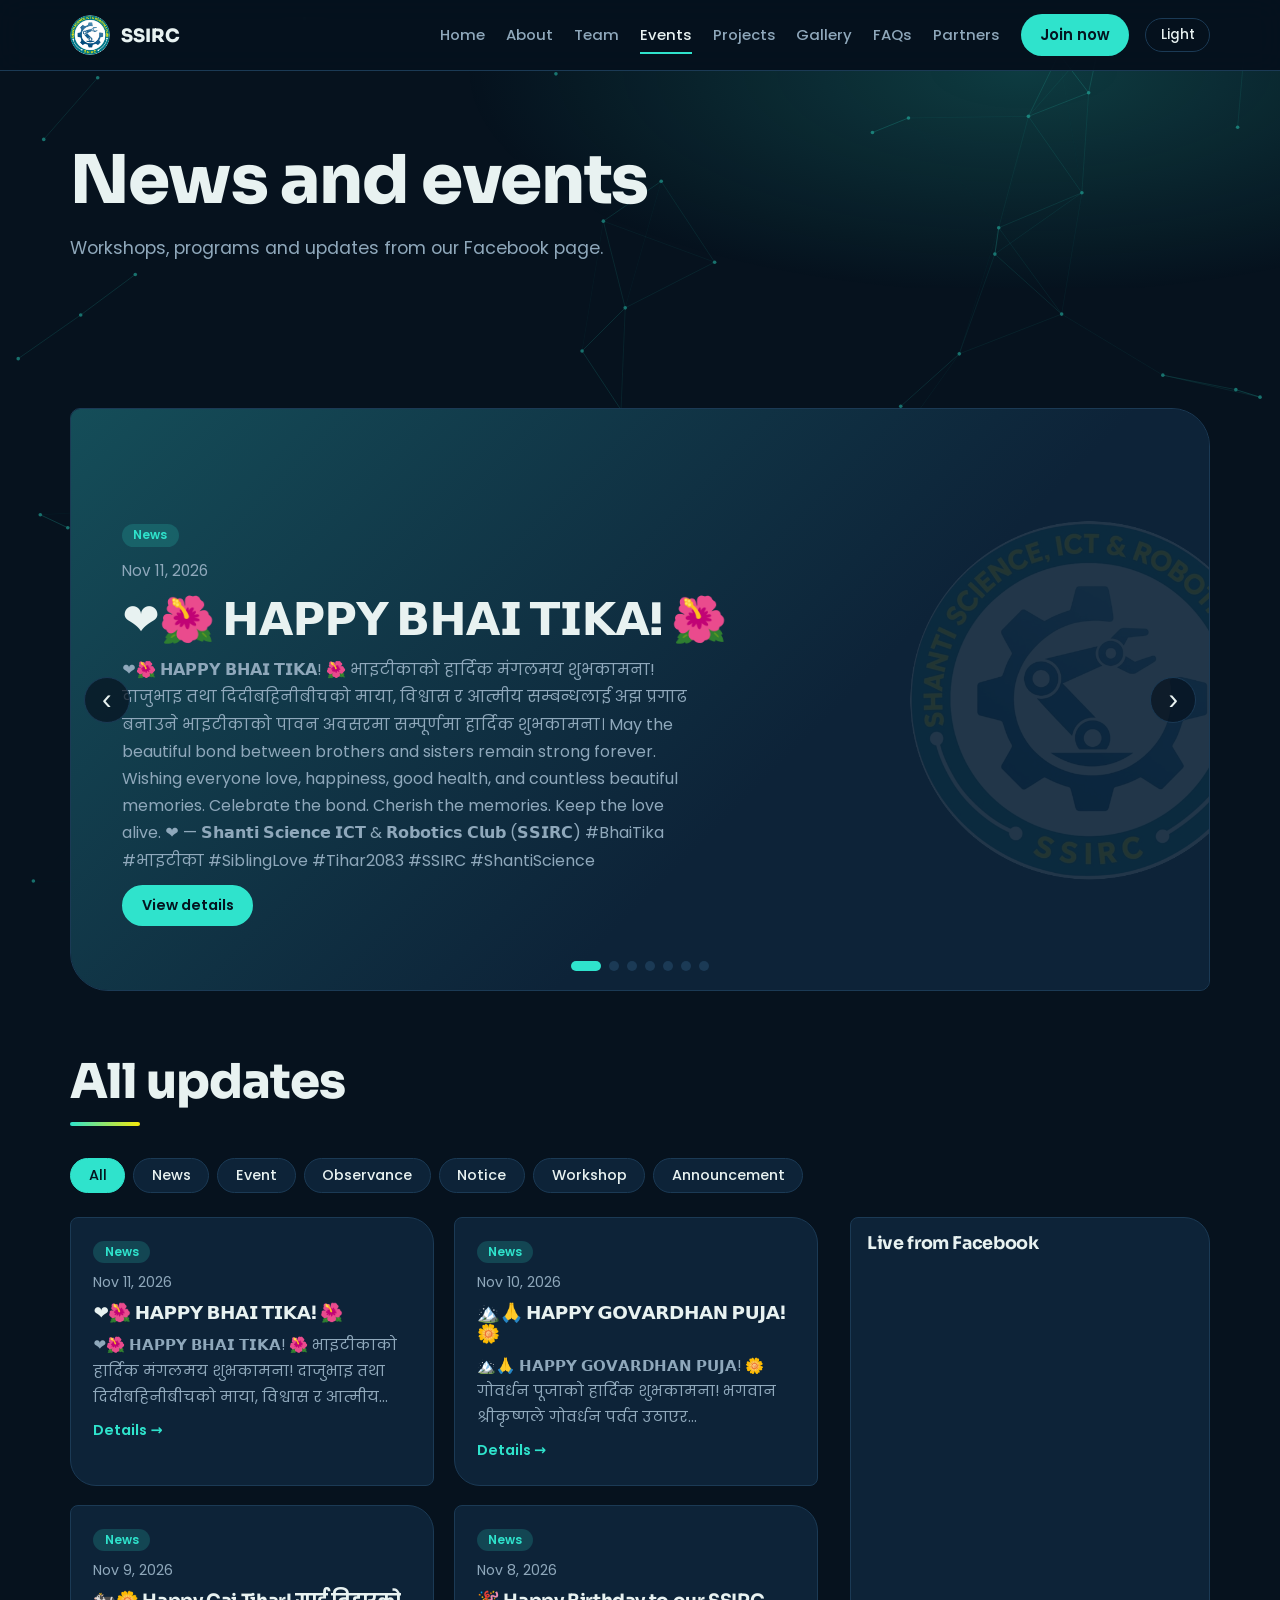
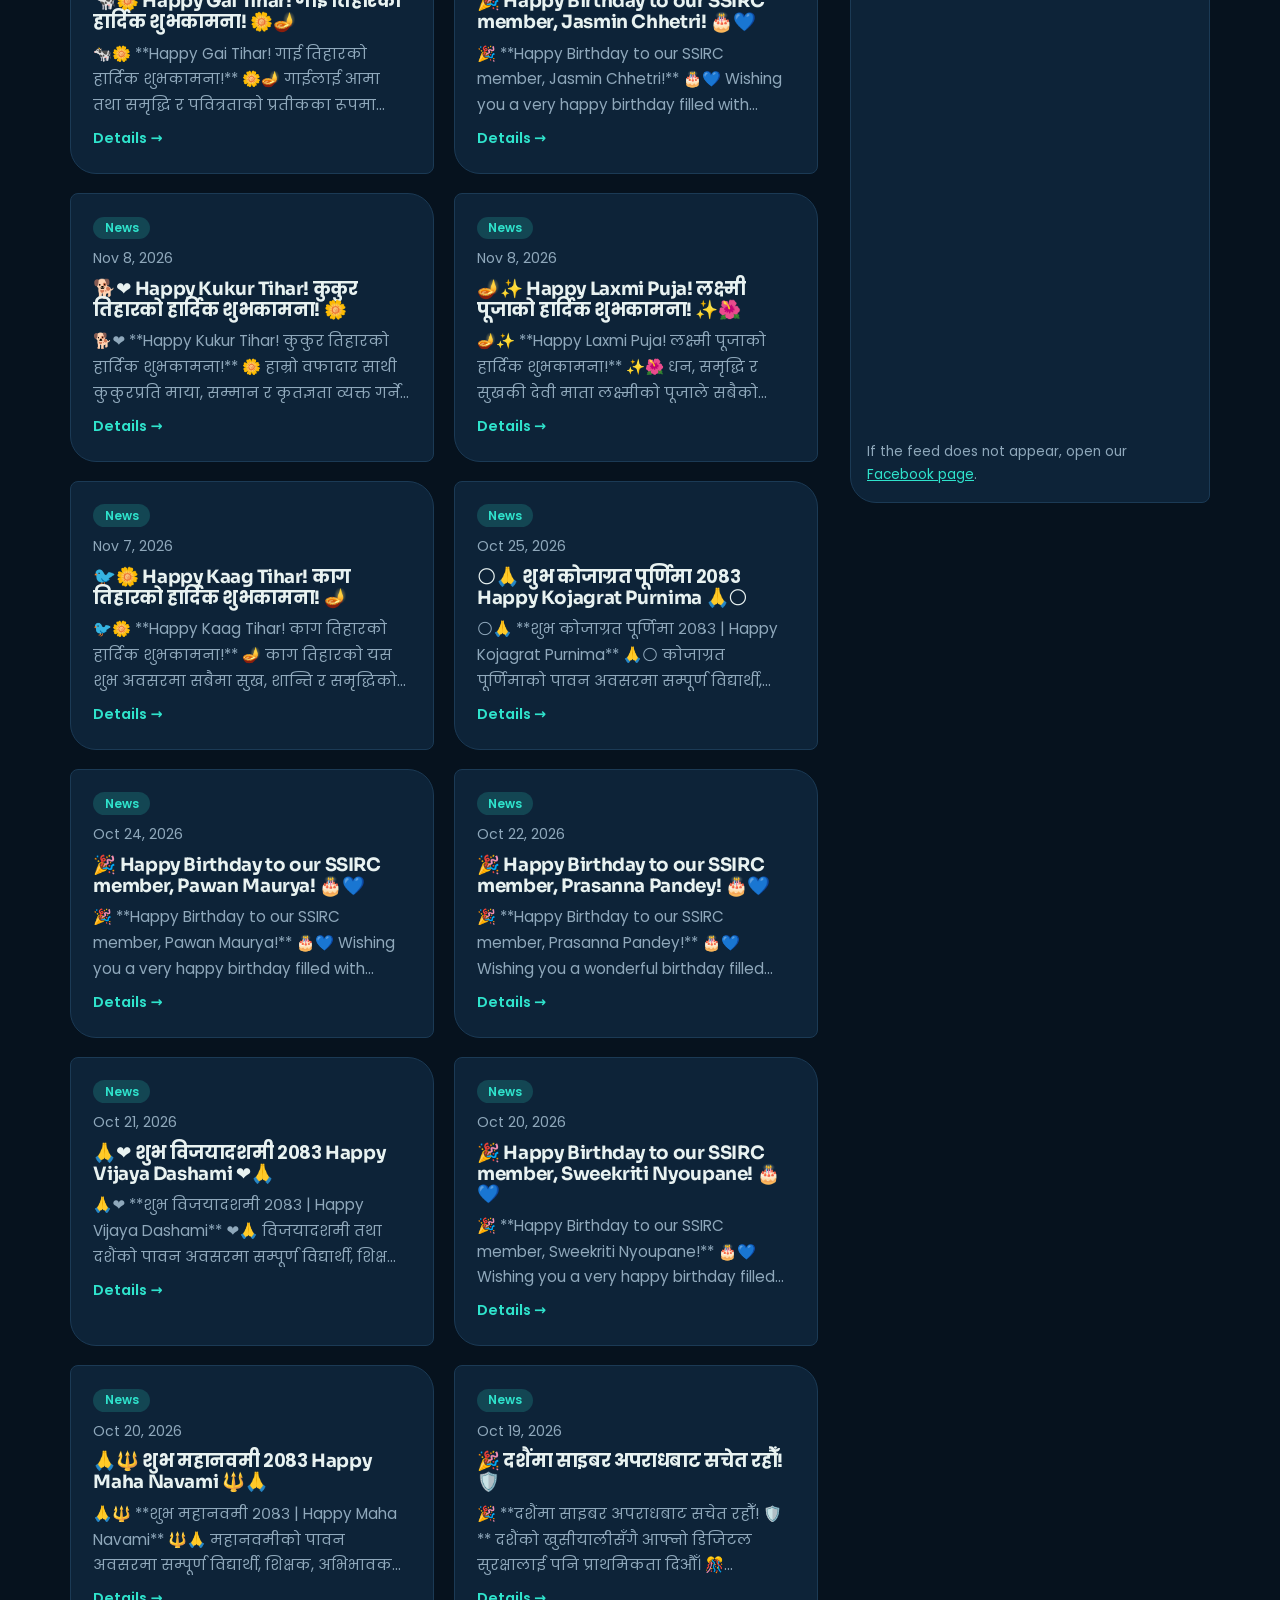
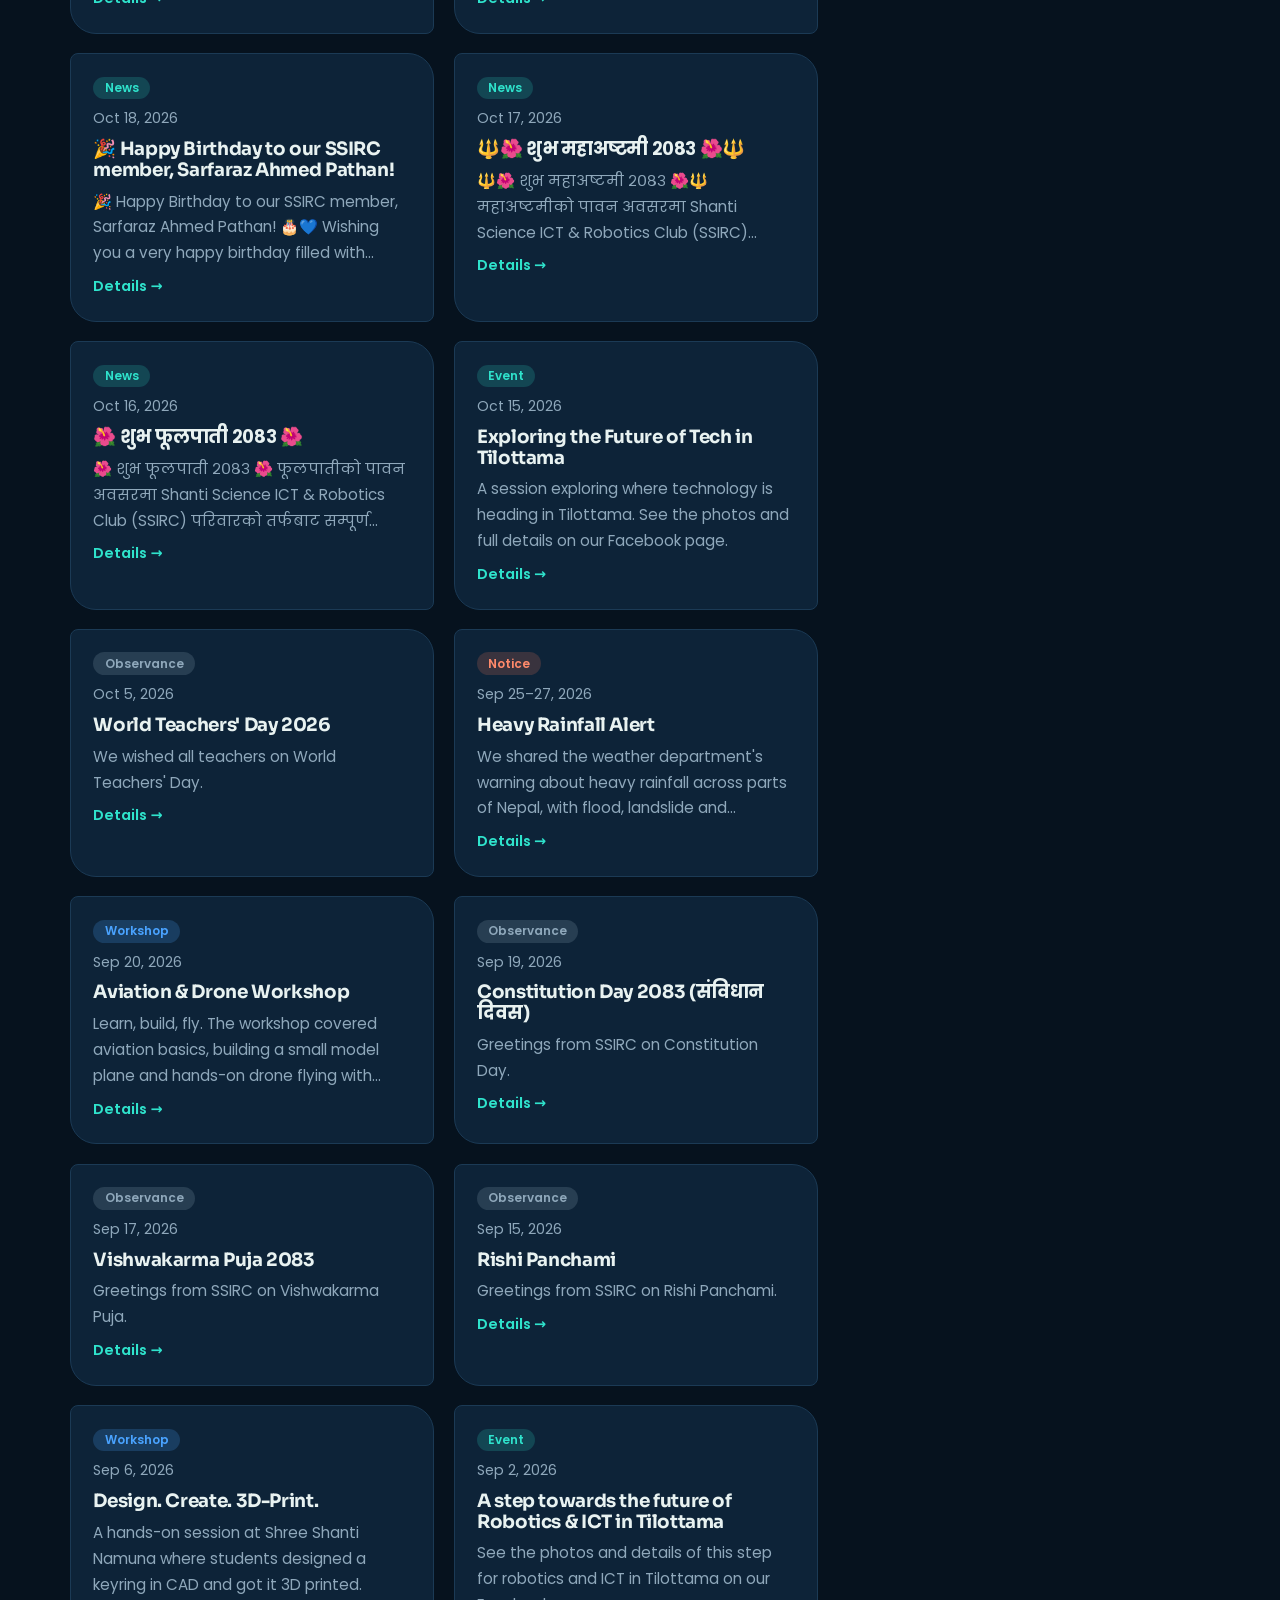
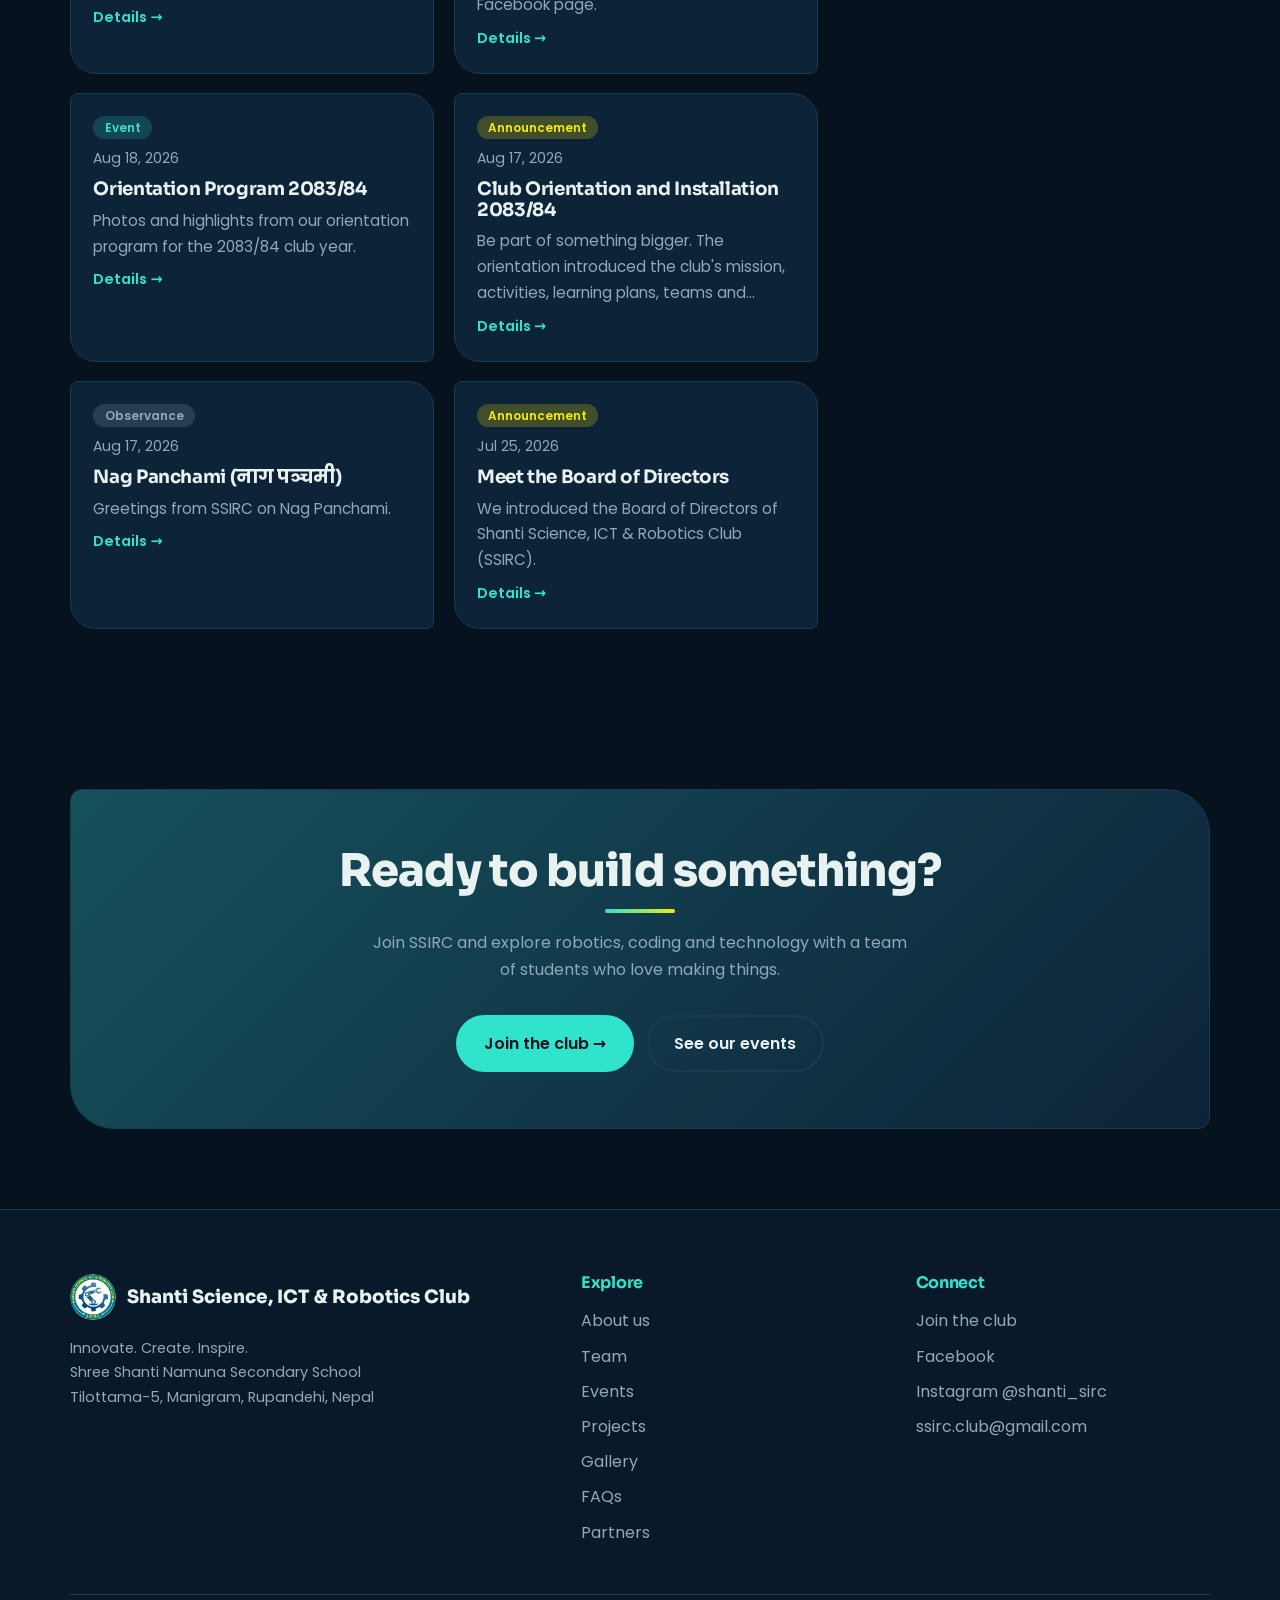
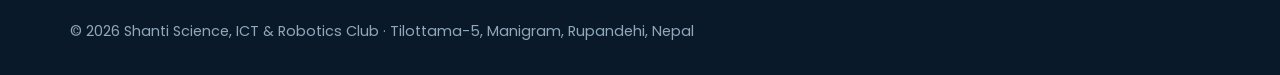
<file: events/index.html>
<!DOCTYPE html>
<html lang="en">
<head>
<meta charset="utf-8">
<base href="../">
<meta name="viewport" content="width=device-width, initial-scale=1, viewport-fit=cover">
<title>Events and News | Shanti Science, ICT &amp; Robotics Club</title>
<meta name="description" content="Workshops, events and news from SSIRC in Manigram, Rupandehi.">
<meta property="og:title" content="Events and News | Shanti Science, ICT &amp; Robotics Club">
<meta property="og:description" content="Workshops, events and news from SSIRC in Manigram, Rupandehi.">
<meta property="og:image" content="https://shantisirc.com/logo.png">
<meta property="og:type" content="website">
<meta name="theme-color" content="#06121e">
<link rel="icon" type="image/png" href="favicon.png">
<link rel="manifest" href="site.webmanifest">
<link rel="preconnect" href="https://fonts.googleapis.com">
<link rel="preconnect" href="https://fonts.gstatic.com" crossorigin>
<link href="https://fonts.googleapis.com/css2?family=Poppins:wght@400;500;600;700&family=Sora:wght@600;700;800&display=swap" rel="stylesheet">
<script>document.documentElement.classList.add('js');try{var t=localStorage.getItem('ssirc-theme');if(t)document.documentElement.dataset.theme=t}catch(e){}</script>
<link rel="stylesheet" href="css/base.css">
<link rel="stylesheet" href="css/fx.css">
<link rel="stylesheet" href="css/pages.css">
<link rel="stylesheet" href="css/idcard.css">
</head>
<body data-page="events">
<a class="skip" href="#main" onclick="location.hash='main';return false">Skip to content</a>
<div id="hdr"></div>
<main id="main">
<section class="phead"><div class="wrap"><h1>News and events</h1><p>Workshops, programs and updates from our Facebook page.</p></div></section>
<section class="sec"><div class="wrap">
  <div class="car" id="eventsCar" aria-label="Featured events"></div>
  <h2 style="margin-top:4rem">All updates</h2>
  <div class="filters" id="eventFilters" role="group" aria-label="Filter by type"></div>
  <div class="evlay">
    <div class="cards" id="eventsGrid"></div>
    <aside class="fb"><h3>Live from Facebook</h3><div id="fbFeed"></div>
      <p class="note">If the feed does not appear, open our <a data-fb style="color:var(--teal)">Facebook page</a>.</p></aside>
  </div>
</div></section>
<section class="sec"><div class="wrap"><div class="band rv"><h2>Ready to build something?</h2><p>Join SSIRC and explore robotics, coding and technology with a team of students who love making things.</p><div class="cta"><a class="btn" data-join>Join the club →</a><a class="btn ghost" href="events/">See our events</a></div></div></div></section>
</main>
<div id="ftr"></div>
<dialog id="evm" aria-labelledby="evmT"><div class="evm-panel"><button class="evm-close" aria-label="Close">×</button><img class="evm-img" alt="" hidden><span class="evm-tag ev-tag"></span><time></time><h2 id="evmT"></h2><p class="evm-text"></p><dl class="facts"></dl><div class="cta"><a class="btn evm-link"></a></div></div></dialog>
<noscript><p style="padding:1rem;text-align:center">Please turn on JavaScript to see the full SSIRC website. You can still reach us at ssirc.club@gmail.com.</p></noscript>
<script defer src="js/data.js"></script>
<script defer src="js/util.js"></script>
<script defer src="js/layout.js"></script>
<script defer src="js/fx.js"></script>
<script defer src="js/events.js"></script>
</body>
</html>
</file>
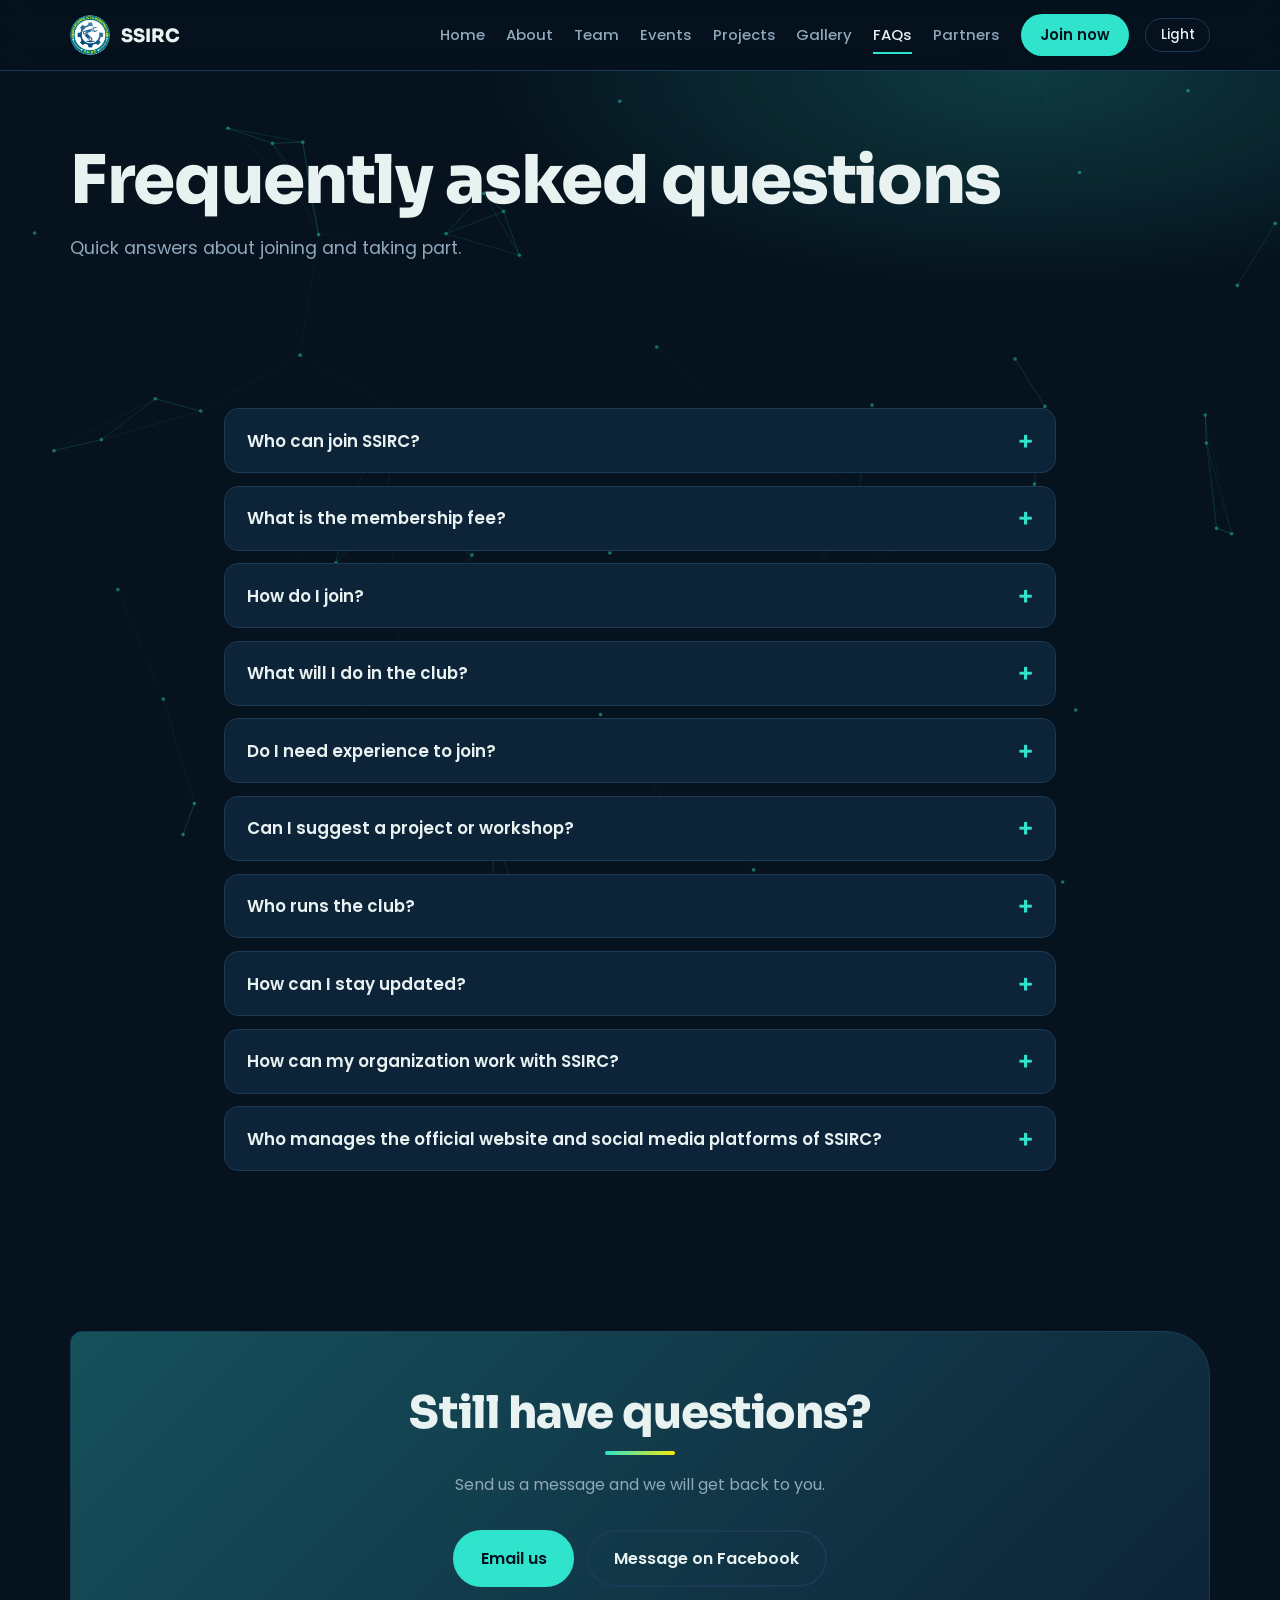
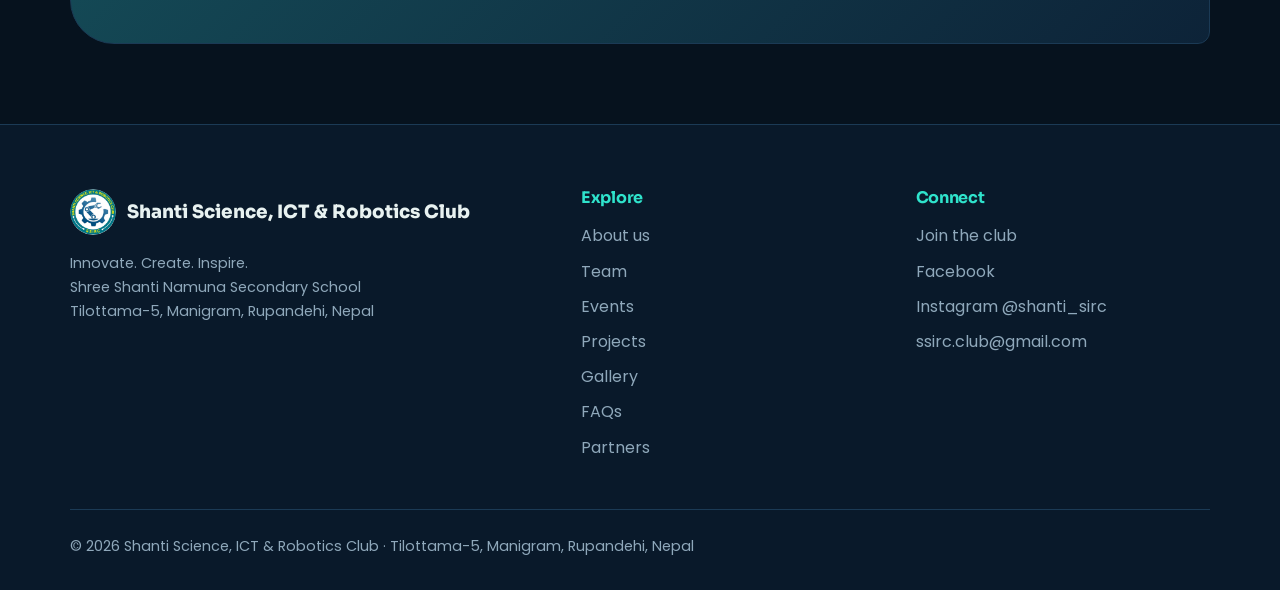
<file: faqs/index.html>
<!DOCTYPE html>
<html lang="en">
<head>
<meta charset="utf-8">
<base href="../">
<meta name="viewport" content="width=device-width, initial-scale=1, viewport-fit=cover">
<title>FAQs | Shanti Science, ICT &amp; Robotics Club</title>
<meta name="description" content="Answers to common questions about joining and taking part in SSIRC.">
<meta property="og:title" content="FAQs | Shanti Science, ICT &amp; Robotics Club">
<meta property="og:description" content="Answers to common questions about joining and taking part in SSIRC.">
<meta property="og:image" content="https://shantisirc.com/logo.png">
<meta property="og:type" content="website">
<meta name="theme-color" content="#06121e">
<link rel="icon" type="image/png" href="favicon.png">
<link rel="manifest" href="site.webmanifest">
<link rel="preconnect" href="https://fonts.googleapis.com">
<link rel="preconnect" href="https://fonts.gstatic.com" crossorigin>
<link href="https://fonts.googleapis.com/css2?family=Poppins:wght@400;500;600;700&family=Sora:wght@600;700;800&display=swap" rel="stylesheet">
<script>document.documentElement.classList.add('js');try{var t=localStorage.getItem('ssirc-theme');if(t)document.documentElement.dataset.theme=t}catch(e){}</script>
<link rel="stylesheet" href="css/base.css">
<link rel="stylesheet" href="css/fx.css">
<link rel="stylesheet" href="css/pages.css">
<link rel="stylesheet" href="css/idcard.css">
</head>
<body data-page="faqs">
<a class="skip" href="#main" onclick="location.hash='main';return false">Skip to content</a>
<div id="hdr"></div>
<main id="main">
<section class="phead"><div class="wrap"><h1>Frequently asked questions</h1><p>Quick answers about joining and taking part.</p></div></section>
<section class="sec"><div class="wrap"><div class="faqs" id="faqList"></div></div></section>
<section class="sec"><div class="wrap"><div class="band rv"><h2>Still have questions?</h2><p>Send us a message and we will get back to you.</p>
<div class="cta"><a class="btn" href="mailto:ssirc.club@gmail.com">Email us</a><a class="btn ghost" data-fb>Message on Facebook</a></div></div></div></section>

</main>
<div id="ftr"></div>

<noscript><p style="padding:1rem;text-align:center">Please turn on JavaScript to see the full SSIRC website. You can still reach us at ssirc.club@gmail.com.</p></noscript>
<script defer src="js/data.js"></script>
<script defer src="js/util.js"></script>
<script defer src="js/layout.js"></script>
<script defer src="js/fx.js"></script>
<script defer src="js/faq.js"></script>
</body>
</html>
</file>
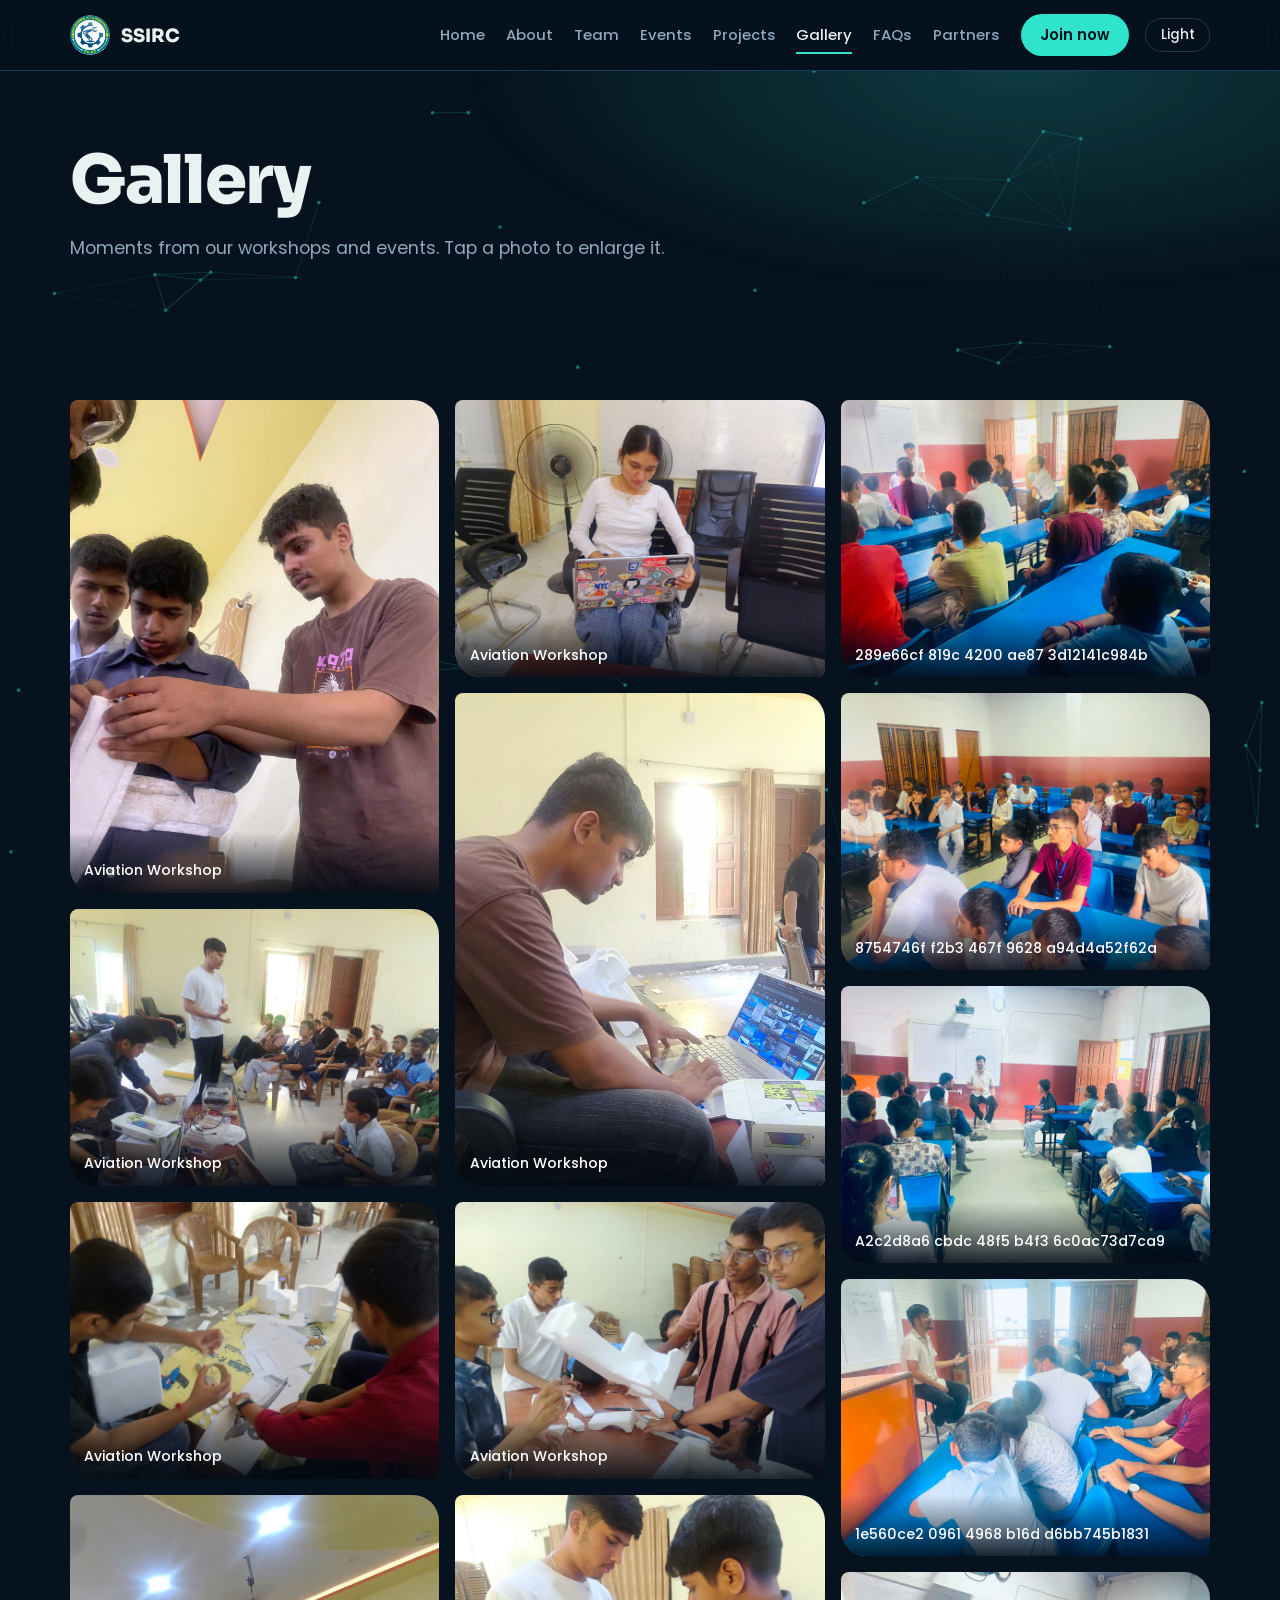
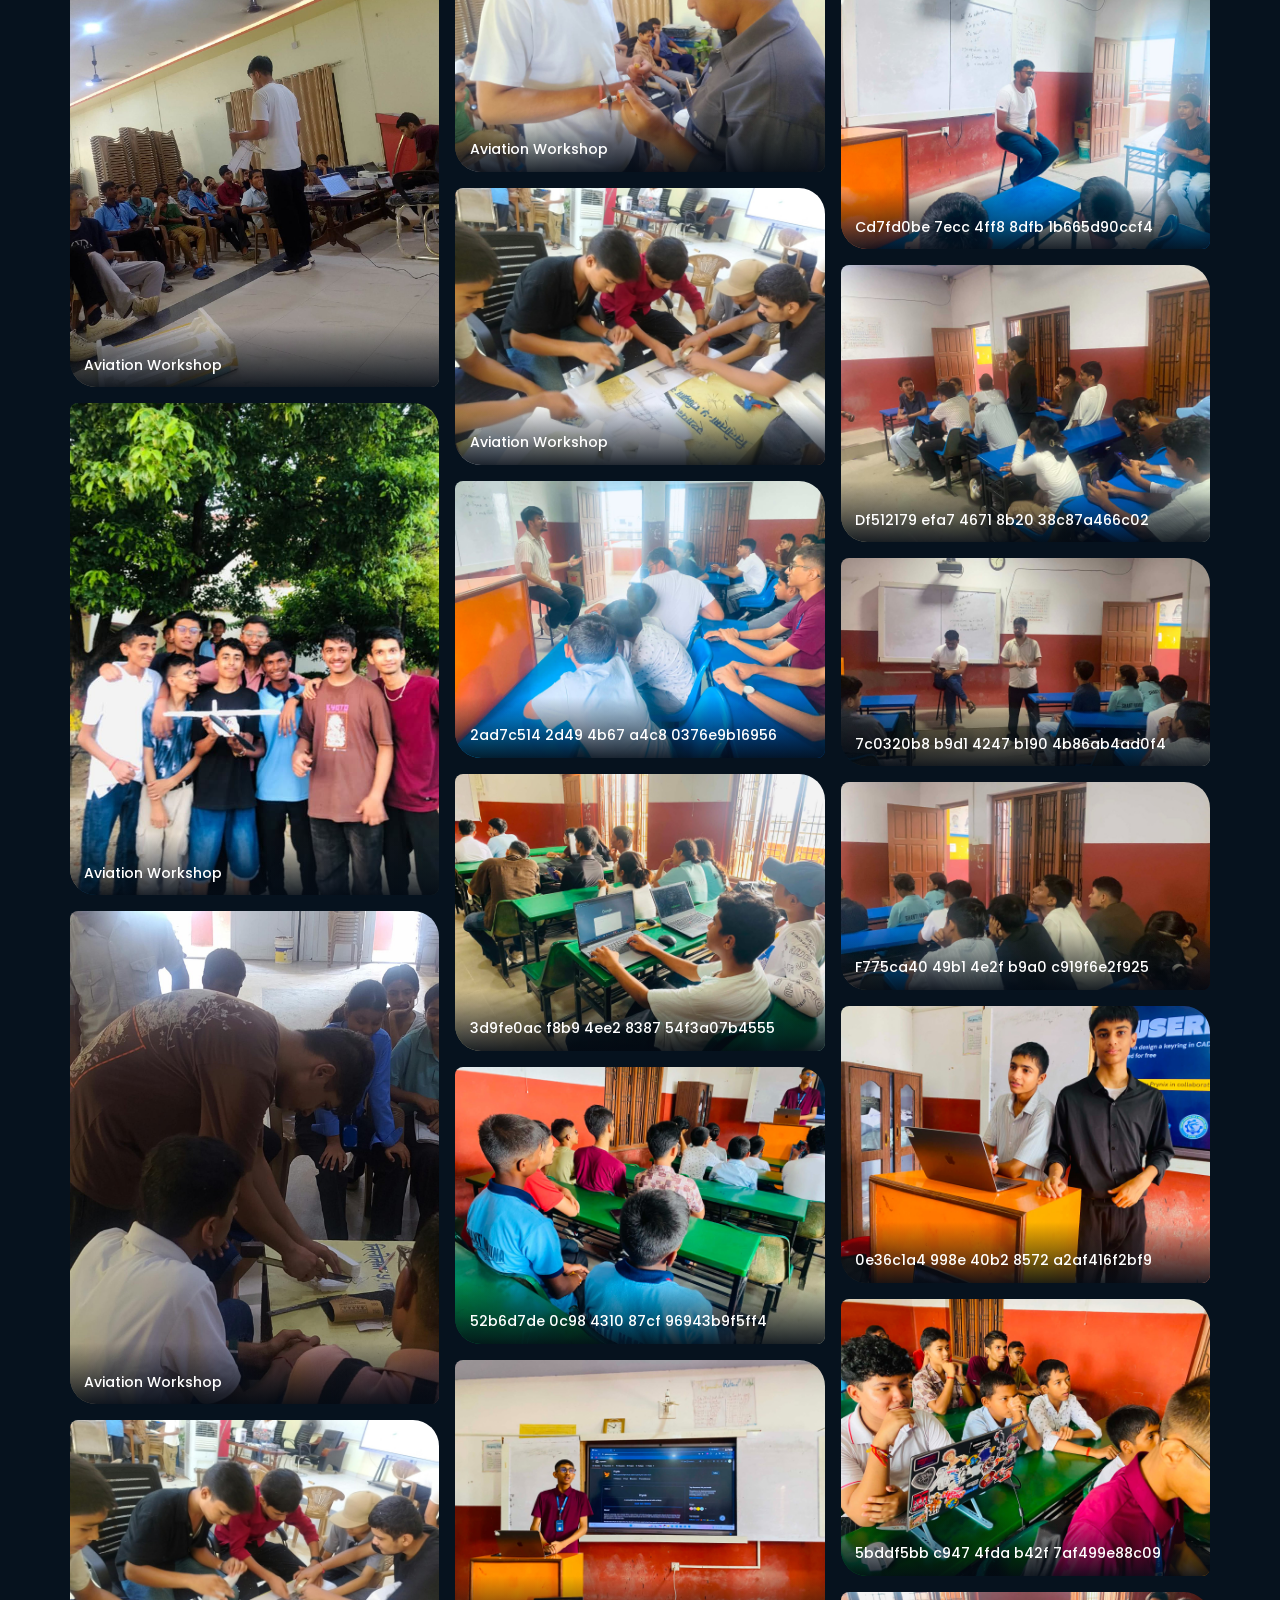
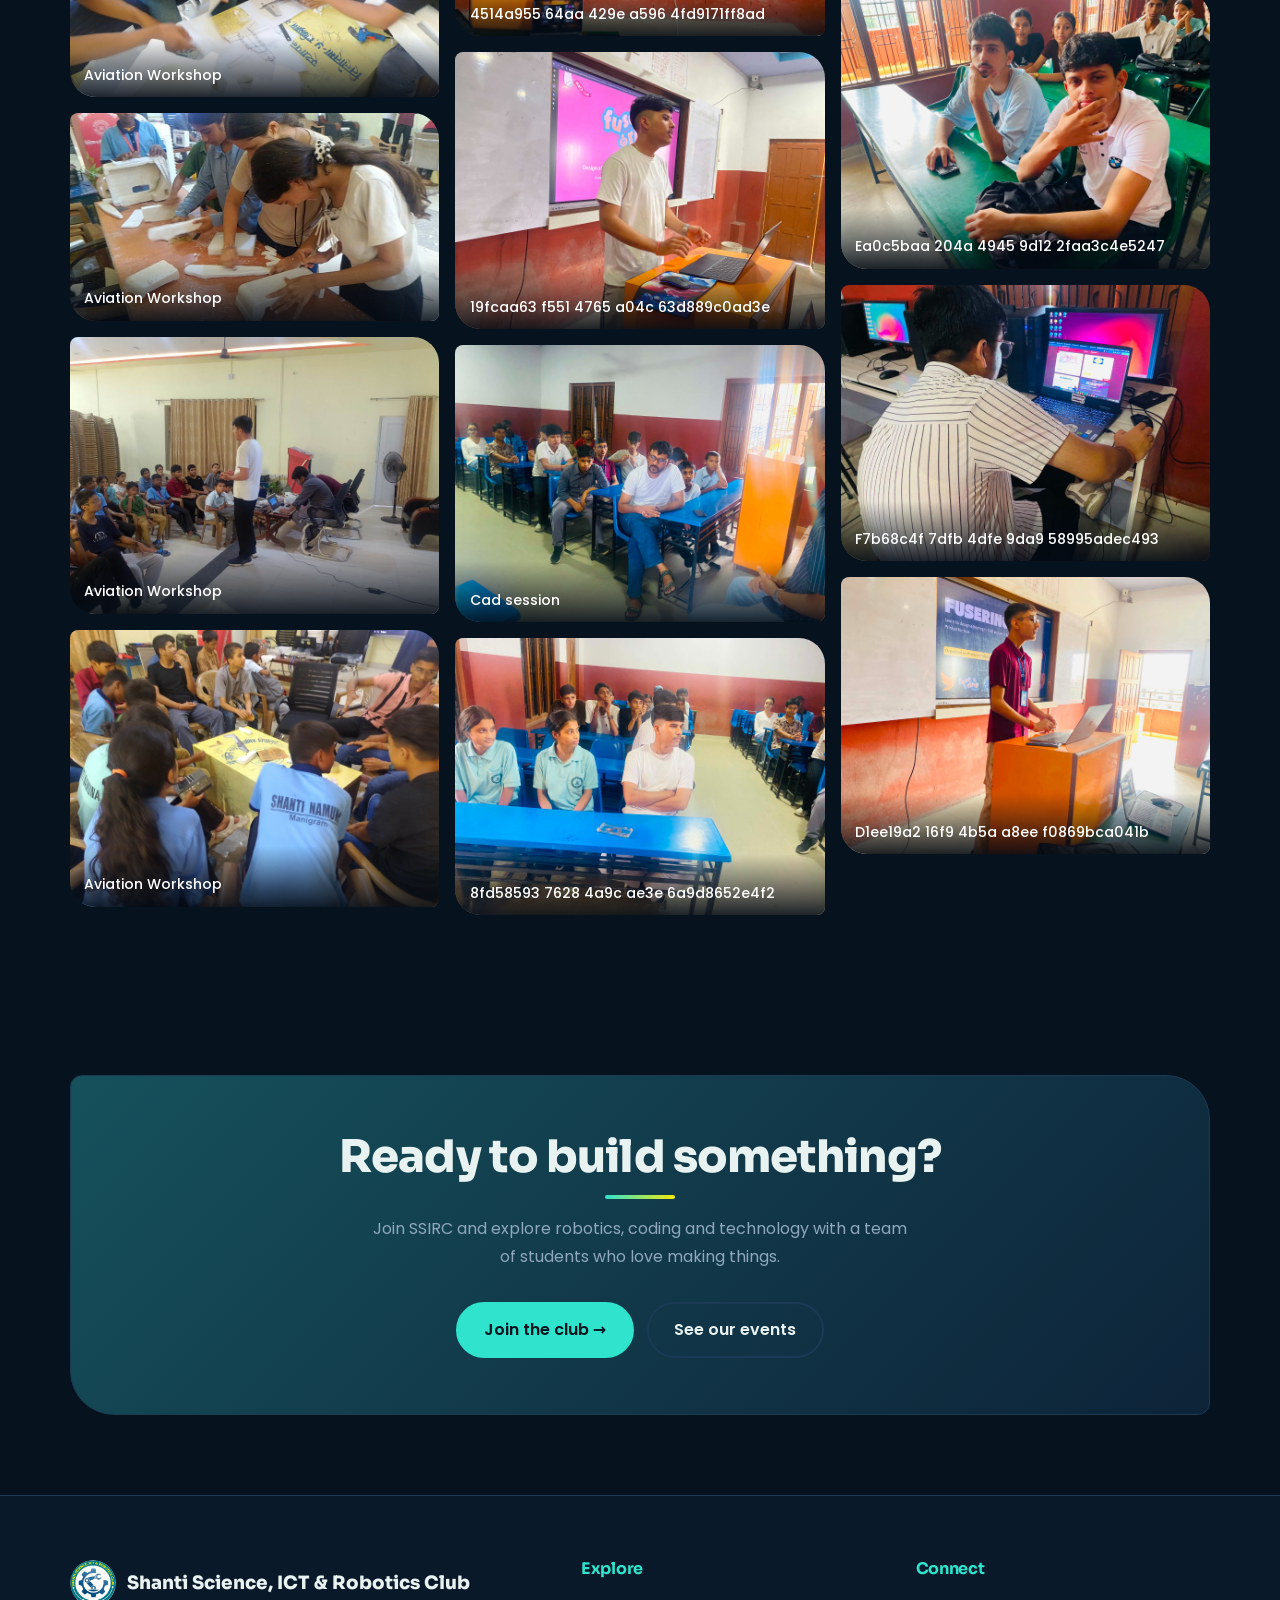
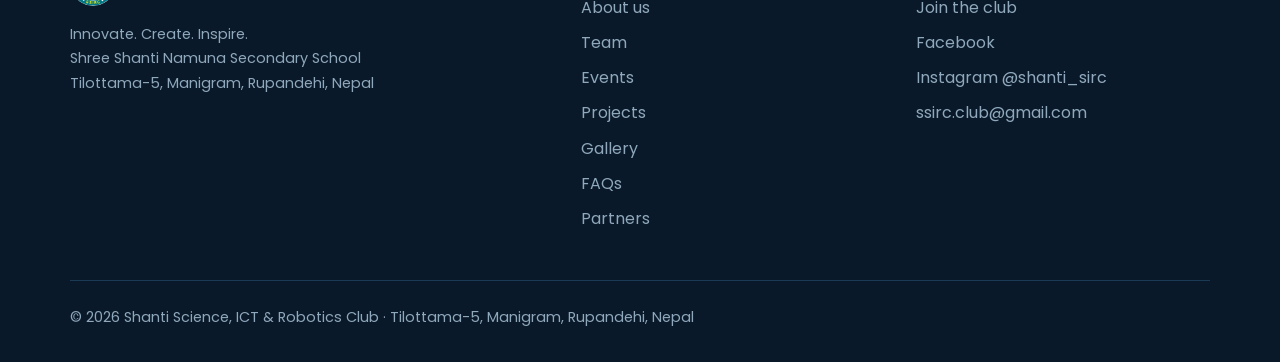
<file: gallery/index.html>
<!DOCTYPE html>
<html lang="en">
<head>
<meta charset="utf-8">
<base href="../">
<meta name="viewport" content="width=device-width, initial-scale=1, viewport-fit=cover">
<title>Gallery | Shanti Science, ICT &amp; Robotics Club</title>
<meta name="description" content="Photos from SSIRC workshops and events.">
<meta property="og:title" content="Gallery | Shanti Science, ICT &amp; Robotics Club">
<meta property="og:description" content="Photos from SSIRC workshops and events.">
<meta property="og:image" content="https://shantisirc.com/logo.png">
<meta property="og:type" content="website">
<meta name="theme-color" content="#06121e">
<link rel="icon" type="image/png" href="favicon.png">
<link rel="manifest" href="site.webmanifest">
<link rel="preconnect" href="https://fonts.googleapis.com">
<link rel="preconnect" href="https://fonts.gstatic.com" crossorigin>
<link href="https://fonts.googleapis.com/css2?family=Poppins:wght@400;500;600;700&family=Sora:wght@600;700;800&display=swap" rel="stylesheet">
<script>document.documentElement.classList.add('js');try{var t=localStorage.getItem('ssirc-theme');if(t)document.documentElement.dataset.theme=t}catch(e){}</script>
<link rel="stylesheet" href="css/base.css">
<link rel="stylesheet" href="css/fx.css">
<link rel="stylesheet" href="css/pages.css">
<link rel="stylesheet" href="css/idcard.css">
</head>
<body data-page="gallery">
<a class="skip" href="#main" onclick="location.hash='main';return false">Skip to content</a>
<div id="hdr"></div>
<main id="main">
<section class="phead"><div class="wrap"><h1>Gallery</h1><p>Moments from our workshops and events. Tap a photo to enlarge it.</p></div></section>
<section class="sec"><div class="wrap">
  <div class="gallery" id="gal"></div>
  <div class="empty" id="galEmpty">Event photos will appear here soon.</div>
</div></section>
<section class="sec"><div class="wrap"><div class="band rv"><h2>Ready to build something?</h2><p>Join SSIRC and explore robotics, coding and technology with a team of students who love making things.</p><div class="cta"><a class="btn" data-join>Join the club →</a><a class="btn ghost" href="events/">See our events</a></div></div></div></section>
</main>
<div id="ftr"></div>
<dialog id="lb" aria-label="Photo viewer"><button class="x" id="lbClose" aria-label="Close">Close</button><button class="nv pv" id="lbPrev" aria-label="Previous photo">‹</button><figure><img id="lbImg" alt=""><figcaption id="lbCap"></figcaption></figure><button class="nv nx" id="lbNext" aria-label="Next photo">›</button></dialog>
<noscript><p style="padding:1rem;text-align:center">Please turn on JavaScript to see the full SSIRC website. You can still reach us at ssirc.club@gmail.com.</p></noscript>
<script defer src="js/data.js"></script>
<script defer src="js/util.js"></script>
<script defer src="js/layout.js"></script>
<script defer src="js/fx.js"></script>
<script defer src="js/gallery.js"></script>
</body>
</html>
</file>
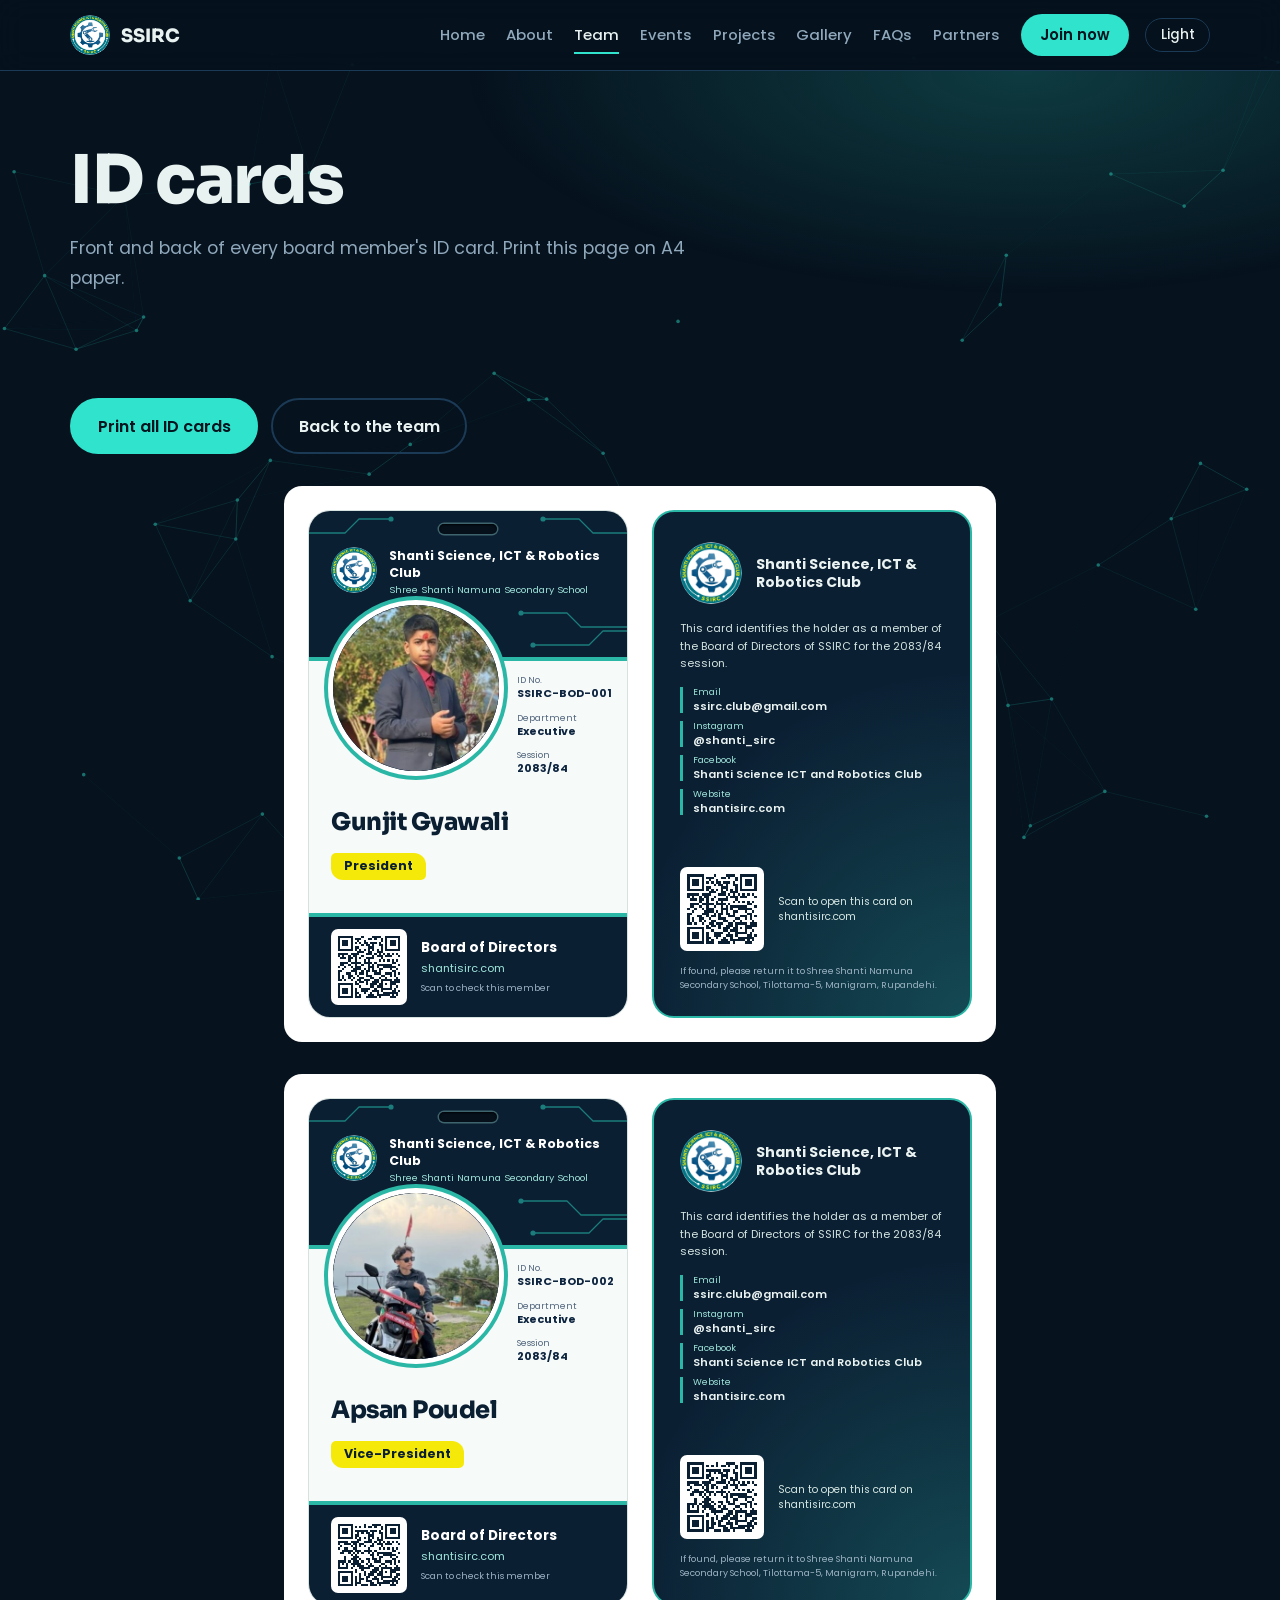
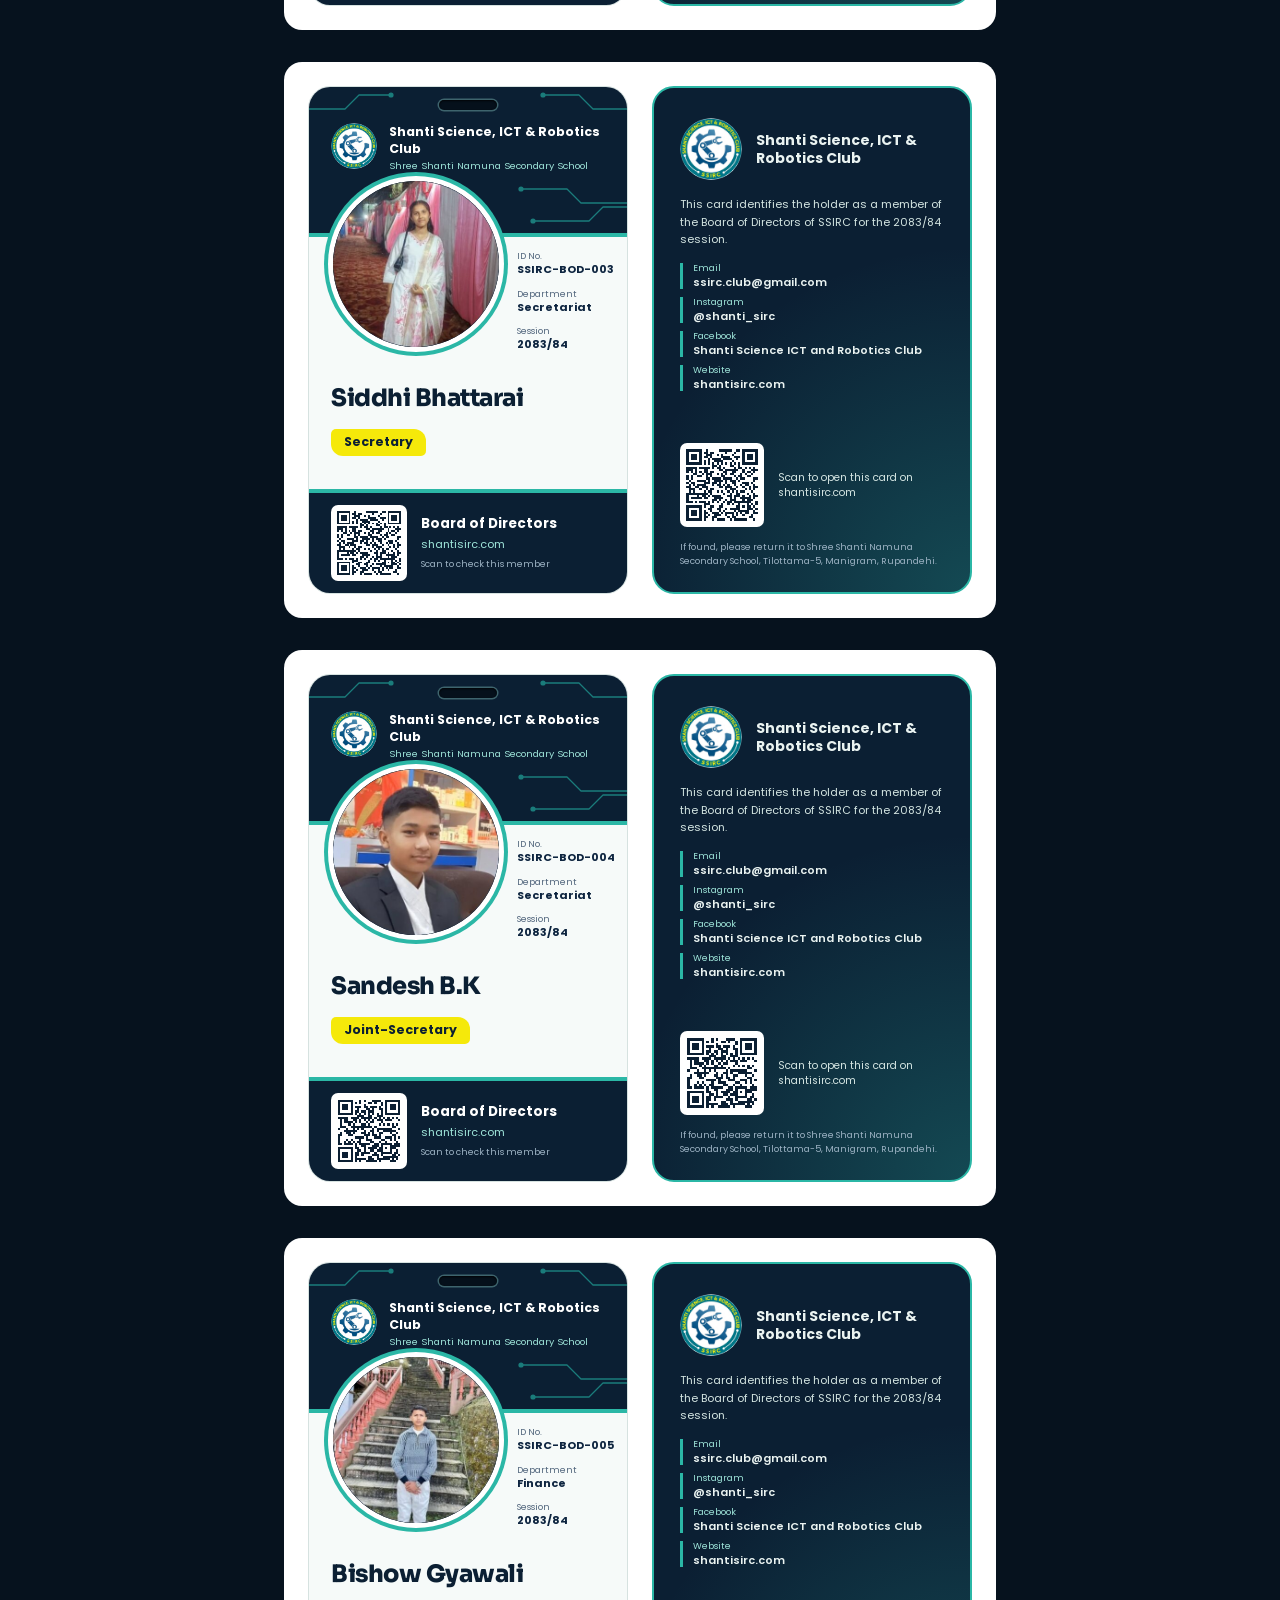
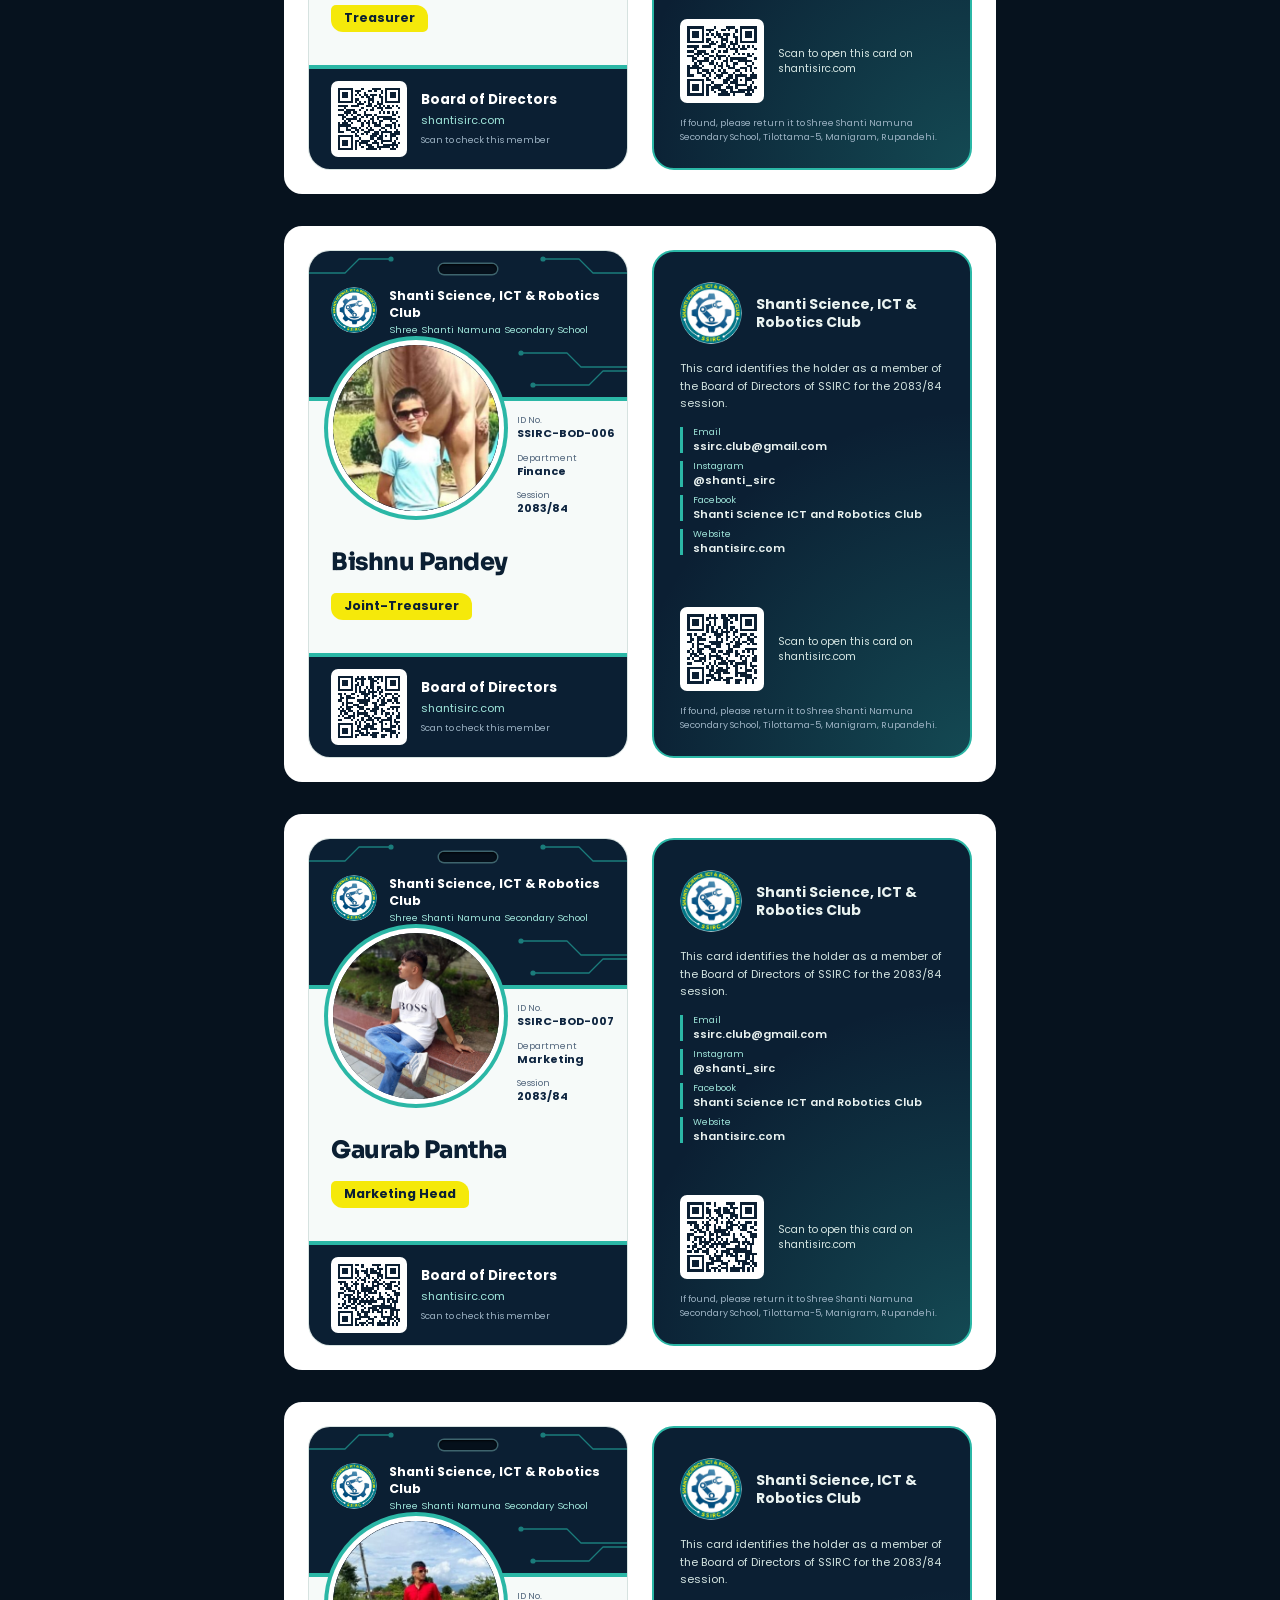
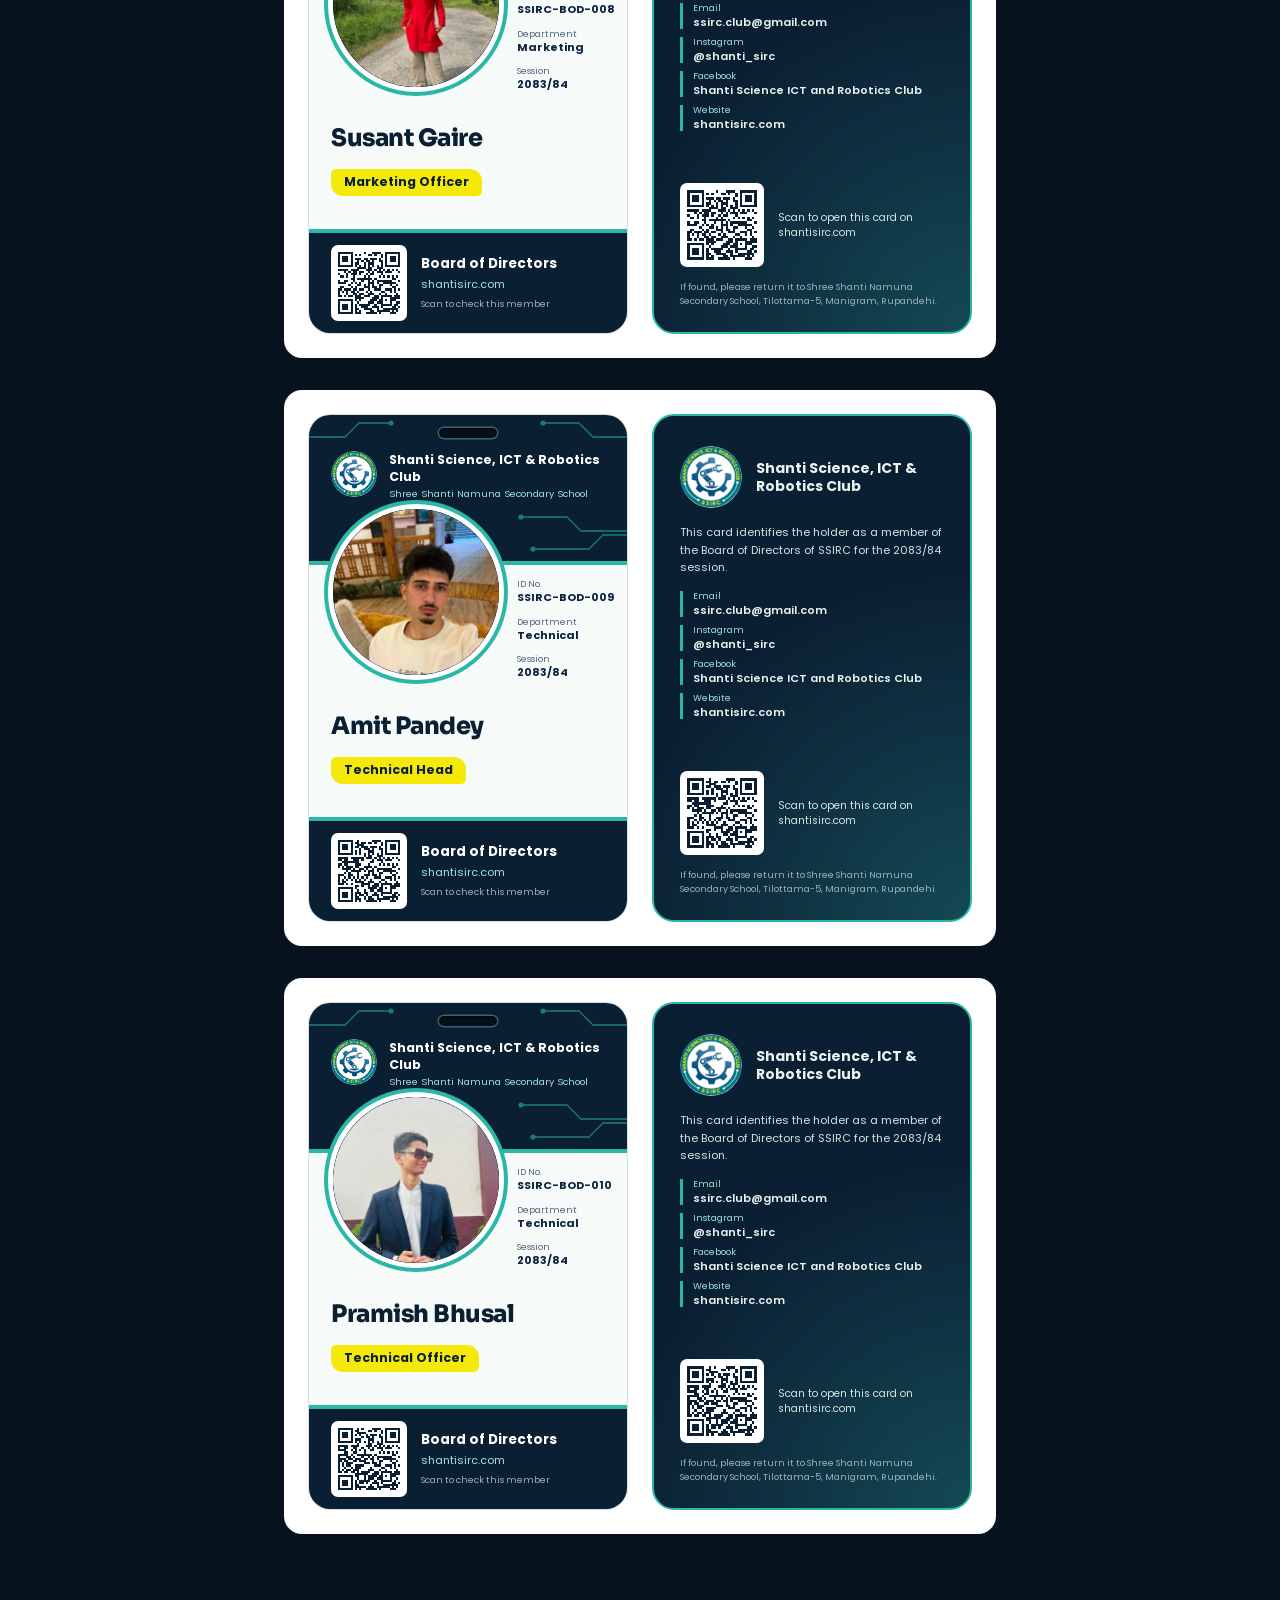
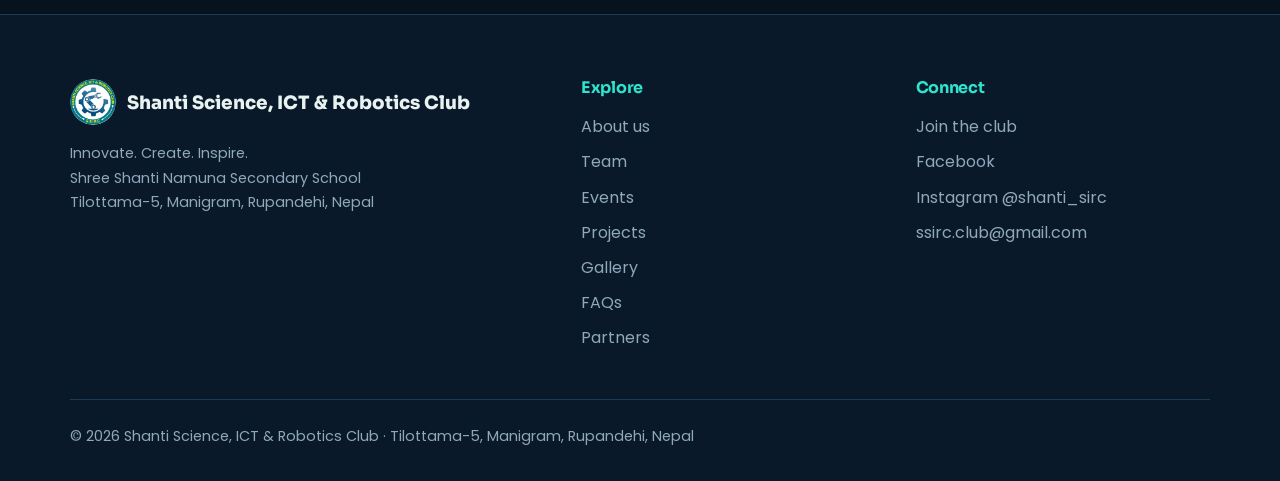
<file: id-cards/index.html>
<!DOCTYPE html>
<html lang="en">
<head>
<meta charset="utf-8">
<base href="../">
<meta name="viewport" content="width=device-width, initial-scale=1, viewport-fit=cover">
<title>ID cards | Shanti Science, ICT &amp; Robotics Club</title>
<meta name="description" content="Printable ID cards of the SSIRC Board of Directors.">
<meta property="og:title" content="ID cards | Shanti Science, ICT &amp; Robotics Club">
<meta property="og:description" content="Printable ID cards of the SSIRC Board of Directors.">
<meta property="og:image" content="https://shantisirc.com/logo.png">
<meta property="og:type" content="website">
<meta name="theme-color" content="#06121e">
<link rel="icon" type="image/png" href="favicon.png">
<link rel="manifest" href="site.webmanifest">
<link rel="preconnect" href="https://fonts.googleapis.com">
<link rel="preconnect" href="https://fonts.gstatic.com" crossorigin>
<link href="https://fonts.googleapis.com/css2?family=Poppins:wght@400;500;600;700&family=Sora:wght@600;700;800&display=swap" rel="stylesheet">
<script>document.documentElement.classList.add('js');try{var t=localStorage.getItem('ssirc-theme');if(t)document.documentElement.dataset.theme=t}catch(e){}</script>
<link rel="stylesheet" href="css/base.css">
<link rel="stylesheet" href="css/fx.css">
<link rel="stylesheet" href="css/pages.css">
<link rel="stylesheet" href="css/idcard.css">
</head>
<body data-page="team">
<a class="skip" href="#main" onclick="location.hash='main';return false">Skip to content</a>
<div id="hdr"></div>
<main id="main">
<section class="phead"><div class="wrap"><h1>ID cards</h1><p>Front and back of every board member's ID card. Print this page on A4 paper.</p></div></section>
<section class="sec"><div class="wrap">
  <div class="cta noprint" style="margin:0 0 2rem"><button class="btn" id="printBtn" type="button">Print all ID cards</button><a class="btn ghost" href="team/">Back to the team</a></div>
  <div id="sheet"></div>
</div></section>

</main>
<div id="ftr"></div>

<noscript><p style="padding:1rem;text-align:center">Please turn on JavaScript to see the full SSIRC website. You can still reach us at ssirc.club@gmail.com.</p></noscript>
<script defer src="js/data.js"></script>
<script defer src="js/util.js"></script>
<script defer src="js/layout.js"></script>
<script defer src="js/fx.js"></script>
<script defer src="js/idcard.js"></script>
</body>
</html>
</file>
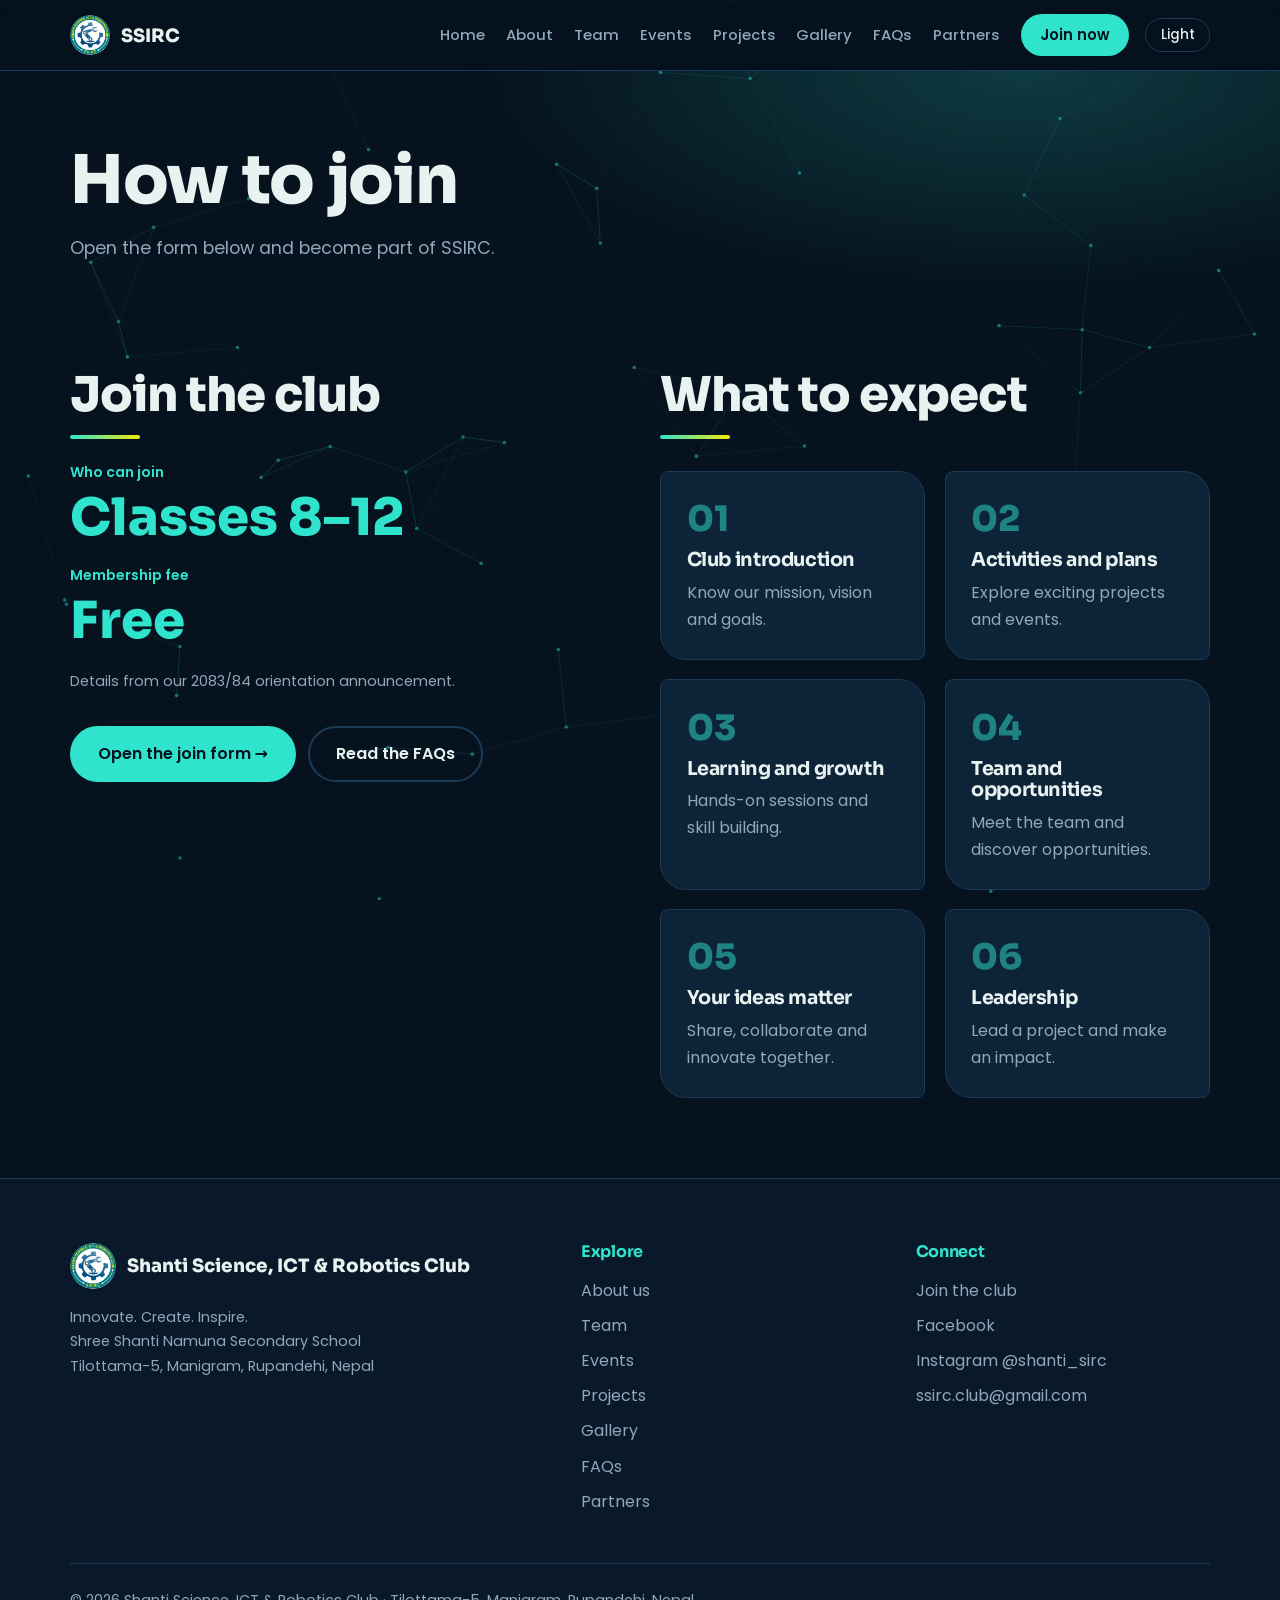
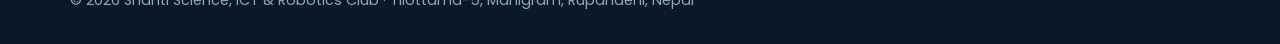
<file: join/index.html>
<!DOCTYPE html>
<html lang="en">
<head>
<meta charset="utf-8">
<base href="../">
<meta name="viewport" content="width=device-width, initial-scale=1, viewport-fit=cover">
<title>How to join | Shanti Science, ICT &amp; Robotics Club</title>
<meta name="description" content="Join SSIRC. Open to students of Classes 8 to 12. Membership is free.">
<meta property="og:title" content="How to join | Shanti Science, ICT &amp; Robotics Club">
<meta property="og:description" content="Join SSIRC. Open to students of Classes 8 to 12. Membership is free.">
<meta property="og:image" content="https://shantisirc.com/logo.png">
<meta property="og:type" content="website">
<meta name="theme-color" content="#06121e">
<link rel="icon" type="image/png" href="favicon.png">
<link rel="manifest" href="site.webmanifest">
<link rel="preconnect" href="https://fonts.googleapis.com">
<link rel="preconnect" href="https://fonts.gstatic.com" crossorigin>
<link href="https://fonts.googleapis.com/css2?family=Poppins:wght@400;500;600;700&family=Sora:wght@600;700;800&display=swap" rel="stylesheet">
<script>document.documentElement.classList.add('js');try{var t=localStorage.getItem('ssirc-theme');if(t)document.documentElement.dataset.theme=t}catch(e){}</script>
<link rel="stylesheet" href="css/base.css">
<link rel="stylesheet" href="css/fx.css">
<link rel="stylesheet" href="css/pages.css">
<link rel="stylesheet" href="css/idcard.css">
</head>
<body data-page="join">
<a class="skip" href="#main" onclick="location.hash='main';return false">Skip to content</a>
<div id="hdr"></div>
<main id="main">
<section class="phead"><div class="wrap"><h1>How to join</h1><p>Open the form below and become part of SSIRC.</p></div></section>
<section class="sec"><div class="wrap two">
  <div><h2>Join the club</h2>
    <dl class="facts"><div><dt>Who can join</dt><dd class="big">Classes 8–12</dd></div><div><dt>Membership fee</dt><dd class="big">Free</dd></div></dl>
    <p class="small">Details from our 2083/84 orientation announcement.</p>
    <div class="cta"><a class="btn" data-join>Open the join form →</a><a class="btn ghost" href="faqs/">Read the FAQs</a></div></div>
  <div><h2>What to expect</h2><div class="prog" id="expect" style="margin-top:2rem;grid-template-columns:1fr 1fr"></div></div>
</div></section>

</main>
<div id="ftr"></div>

<noscript><p style="padding:1rem;text-align:center">Please turn on JavaScript to see the full SSIRC website. You can still reach us at ssirc.club@gmail.com.</p></noscript>
<script defer src="js/data.js"></script>
<script defer src="js/util.js"></script>
<script defer src="js/layout.js"></script>
<script defer src="js/fx.js"></script>
<script defer src="js/events.js"></script>
<script defer src="js/content.js"></script>
</body>
</html>
</file>
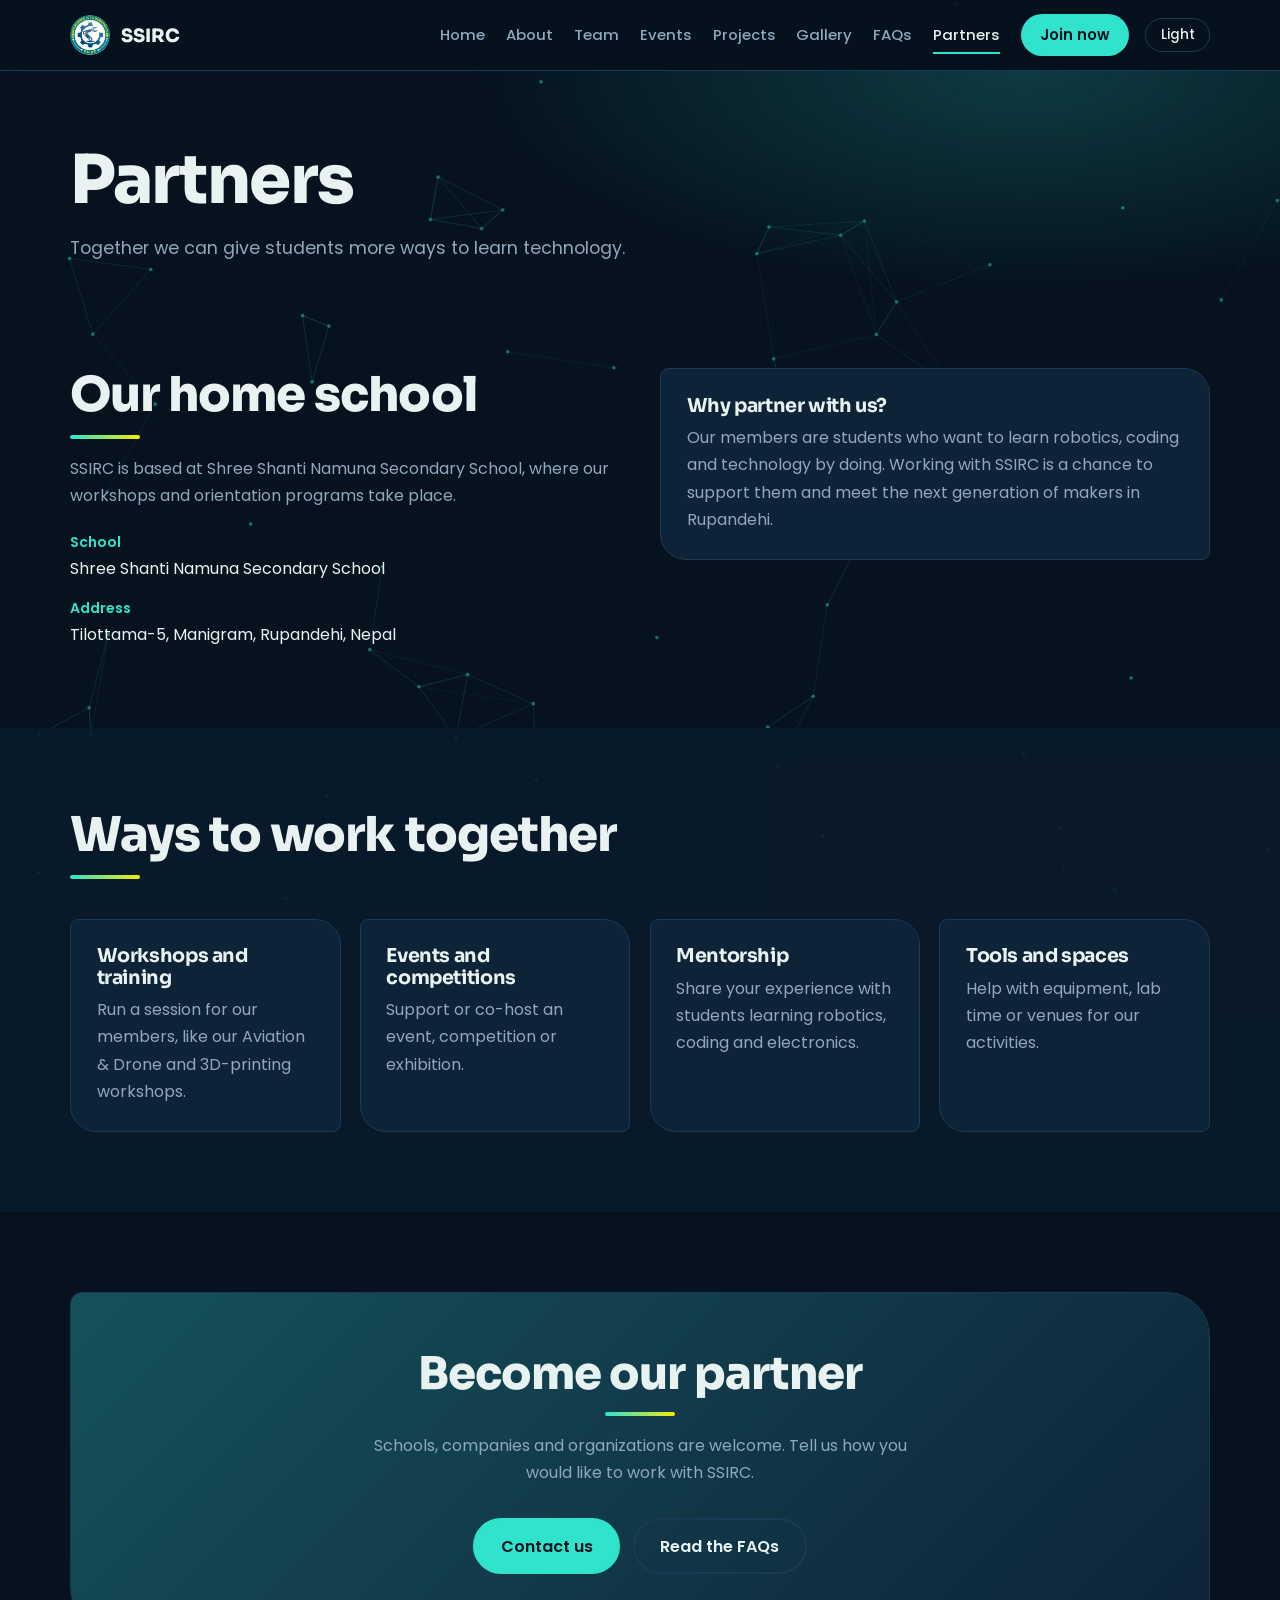
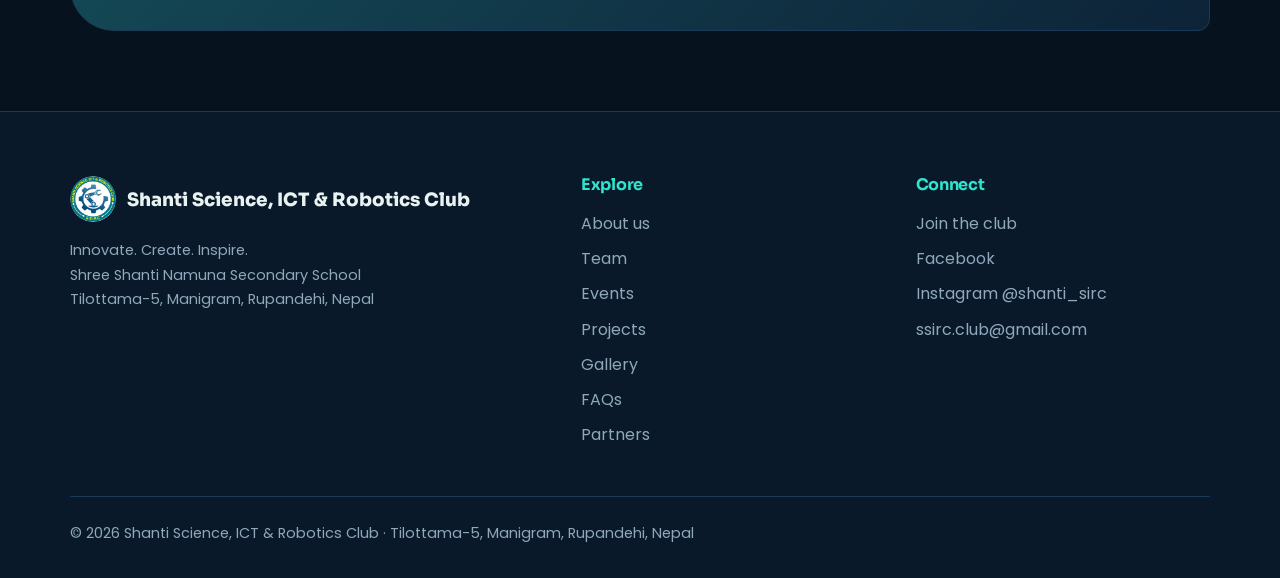
<file: partners/index.html>
<!DOCTYPE html>
<html lang="en">
<head>
<meta charset="utf-8">
<base href="../">
<meta name="viewport" content="width=device-width, initial-scale=1, viewport-fit=cover">
<title>Partners | Shanti Science, ICT &amp; Robotics Club</title>
<meta name="description" content="Partner with SSIRC to support students in science, ICT and robotics.">
<meta property="og:title" content="Partners | Shanti Science, ICT &amp; Robotics Club">
<meta property="og:description" content="Partner with SSIRC to support students in science, ICT and robotics.">
<meta property="og:image" content="https://shantisirc.com/logo.png">
<meta property="og:type" content="website">
<meta name="theme-color" content="#06121e">
<link rel="icon" type="image/png" href="favicon.png">
<link rel="manifest" href="site.webmanifest">
<link rel="preconnect" href="https://fonts.googleapis.com">
<link rel="preconnect" href="https://fonts.gstatic.com" crossorigin>
<link href="https://fonts.googleapis.com/css2?family=Poppins:wght@400;500;600;700&family=Sora:wght@600;700;800&display=swap" rel="stylesheet">
<script>document.documentElement.classList.add('js');try{var t=localStorage.getItem('ssirc-theme');if(t)document.documentElement.dataset.theme=t}catch(e){}</script>
<link rel="stylesheet" href="css/base.css">
<link rel="stylesheet" href="css/fx.css">
<link rel="stylesheet" href="css/pages.css">
<link rel="stylesheet" href="css/idcard.css">
</head>
<body data-page="partners">
<a class="skip" href="#main" onclick="location.hash='main';return false">Skip to content</a>
<div id="hdr"></div>
<main id="main">
<section class="phead"><div class="wrap"><h1>Partners</h1><p>Together we can give students more ways to learn technology.</p></div></section>
<section class="sec"><div class="wrap two">
  <div><h2>Our home school</h2>
    <p class="sub">SSIRC is based at Shree Shanti Namuna Secondary School, where our workshops and orientation programs take place.</p>
    <dl class="facts"><div><dt>School</dt><dd>Shree Shanti Namuna Secondary School</dd></div><div><dt>Address</dt><dd>Tilottama-5, Manigram, Rupandehi, Nepal</dd></div></dl></div>
  <article class="card rv"><h3>Why partner with us?</h3><p>Our members are students who want to learn robotics, coding and technology by doing. Working with SSIRC is a chance to support them and meet the next generation of makers in Rupandehi.</p></article>
</div></section>
<section class="sec alt"><div class="wrap"><h2>Ways to work together</h2>
  <div class="grid3">
    <article class="card rv"><h3>Workshops and training</h3><p>Run a session for our members, like our Aviation &amp; Drone and 3D-printing workshops.</p></article>
    <article class="card rv"><h3>Events and competitions</h3><p>Support or co-host an event, competition or exhibition.</p></article>
    <article class="card rv"><h3>Mentorship</h3><p>Share your experience with students learning robotics, coding and electronics.</p></article>
    <article class="card rv"><h3>Tools and spaces</h3><p>Help with equipment, lab time or venues for our activities.</p></article>
  </div></div></section>
<section class="sec"><div class="wrap"><div class="band rv"><h2>Become our partner</h2><p>Schools, companies and organizations are welcome. Tell us how you would like to work with SSIRC.</p>
<div class="cta"><a class="btn" href="mailto:ssirc.club@gmail.com?subject=Partnership%20with%20SSIRC">Contact us</a><a class="btn ghost" href="faqs/">Read the FAQs</a></div></div></div></section>

</main>
<div id="ftr"></div>

<noscript><p style="padding:1rem;text-align:center">Please turn on JavaScript to see the full SSIRC website. You can still reach us at ssirc.club@gmail.com.</p></noscript>
<script defer src="js/data.js"></script>
<script defer src="js/util.js"></script>
<script defer src="js/layout.js"></script>
<script defer src="js/fx.js"></script>
</body>
</html>
</file>
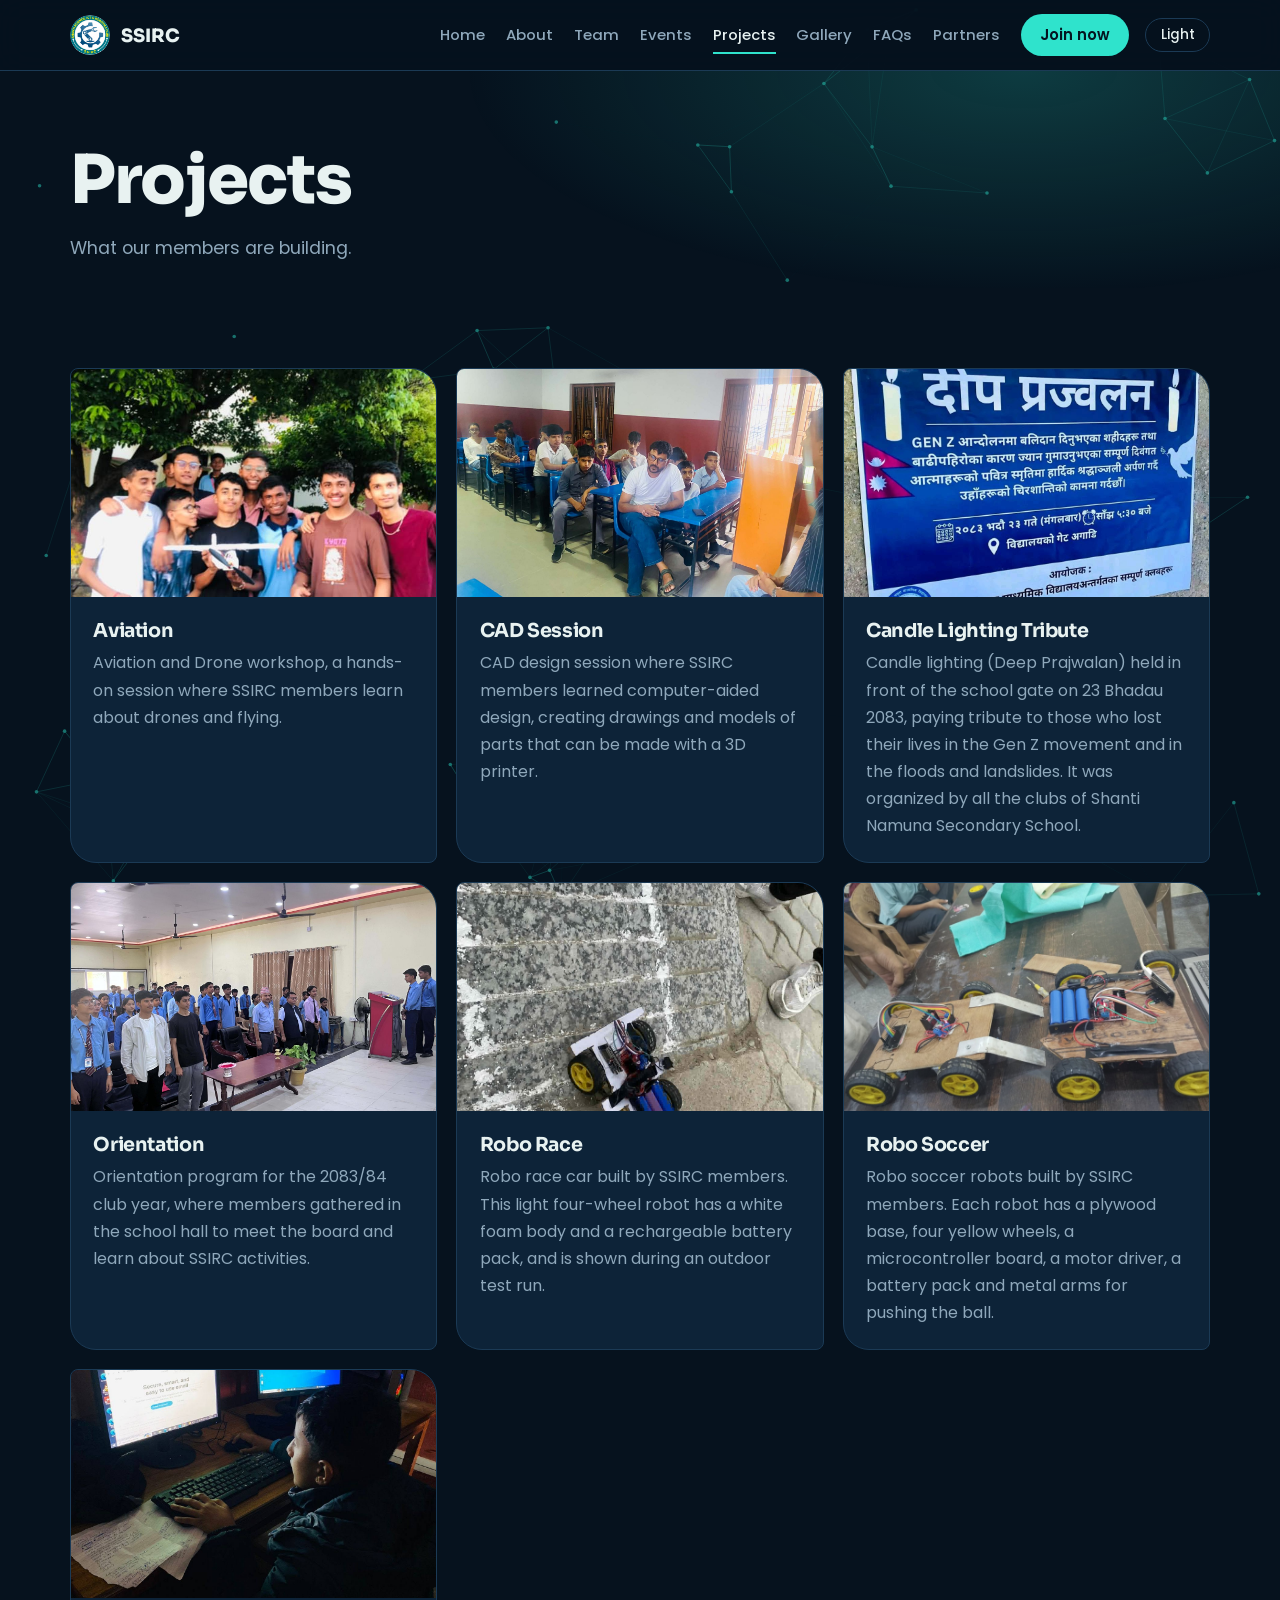
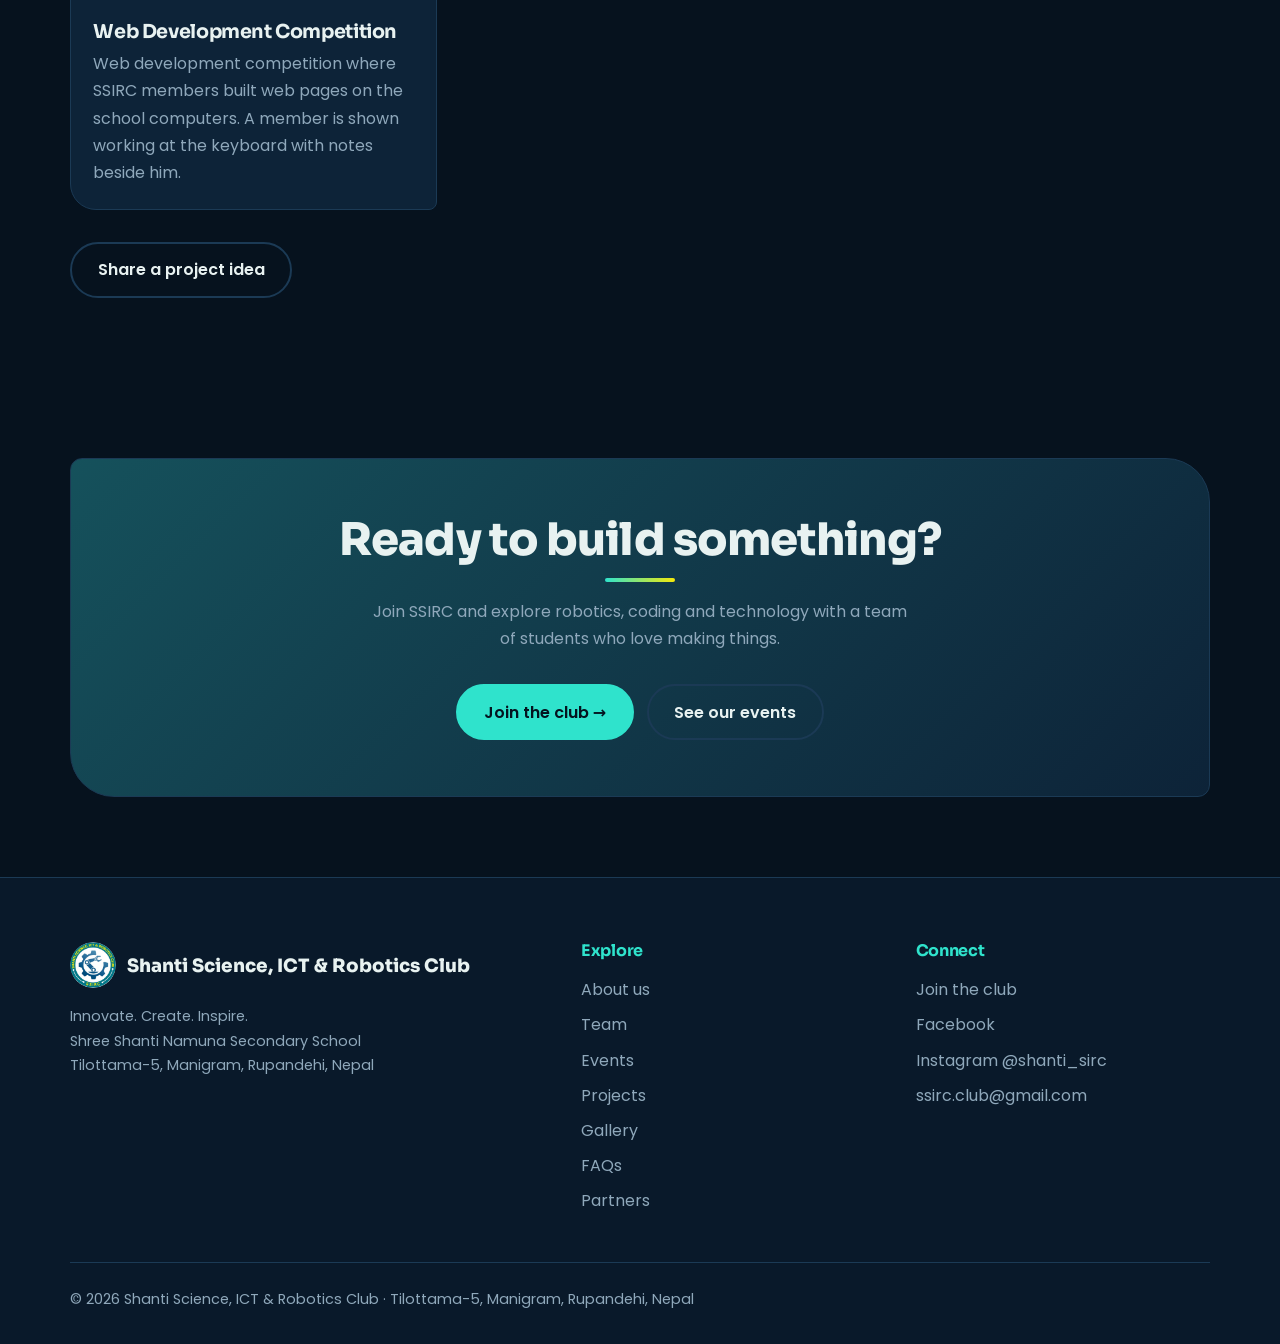
<file: projects/index.html>
<!DOCTYPE html>
<html lang="en">
<head>
<meta charset="utf-8">
<base href="../">
<meta name="viewport" content="width=device-width, initial-scale=1, viewport-fit=cover">
<title>Projects | Shanti Science, ICT &amp; Robotics Club</title>
<meta name="description" content="Projects built by SSIRC members.">
<meta property="og:title" content="Projects | Shanti Science, ICT &amp; Robotics Club">
<meta property="og:description" content="Projects built by SSIRC members.">
<meta property="og:image" content="https://shantisirc.com/logo.png">
<meta property="og:type" content="website">
<meta name="theme-color" content="#06121e">
<link rel="icon" type="image/png" href="favicon.png">
<link rel="manifest" href="site.webmanifest">
<link rel="preconnect" href="https://fonts.googleapis.com">
<link rel="preconnect" href="https://fonts.gstatic.com" crossorigin>
<link href="https://fonts.googleapis.com/css2?family=Poppins:wght@400;500;600;700&family=Sora:wght@600;700;800&display=swap" rel="stylesheet">
<script>document.documentElement.classList.add('js');try{var t=localStorage.getItem('ssirc-theme');if(t)document.documentElement.dataset.theme=t}catch(e){}</script>
<link rel="stylesheet" href="css/base.css">
<link rel="stylesheet" href="css/fx.css">
<link rel="stylesheet" href="css/pages.css">
<link rel="stylesheet" href="css/idcard.css">
</head>
<body data-page="projects">
<a class="skip" href="#main" onclick="location.hash='main';return false">Skip to content</a>
<div id="hdr"></div>
<main id="main">
<section class="phead"><div class="wrap"><h1>Projects</h1><p>What our members are building.</p></div></section>
<section class="sec"><div class="wrap">
  <div class="cards" id="projGrid"></div>
  <div class="empty" id="projEmpty">Project details will appear here soon. Follow our Facebook page to see what members are working on.</div>
  <div class="cta"><a class="btn ghost" href="mailto:ssirc.club@gmail.com?subject=Project%20idea">Share a project idea</a></div>
</div></section>
<section class="sec"><div class="wrap"><div class="band rv"><h2>Ready to build something?</h2><p>Join SSIRC and explore robotics, coding and technology with a team of students who love making things.</p><div class="cta"><a class="btn" data-join>Join the club →</a><a class="btn ghost" href="events/">See our events</a></div></div></div></section>
</main>
<div id="ftr"></div>

<noscript><p style="padding:1rem;text-align:center">Please turn on JavaScript to see the full SSIRC website. You can still reach us at ssirc.club@gmail.com.</p></noscript>
<script defer src="js/data.js"></script>
<script defer src="js/util.js"></script>
<script defer src="js/layout.js"></script>
<script defer src="js/fx.js"></script>
<script defer src="js/projects.js"></script>
</body>
</html>
</file>
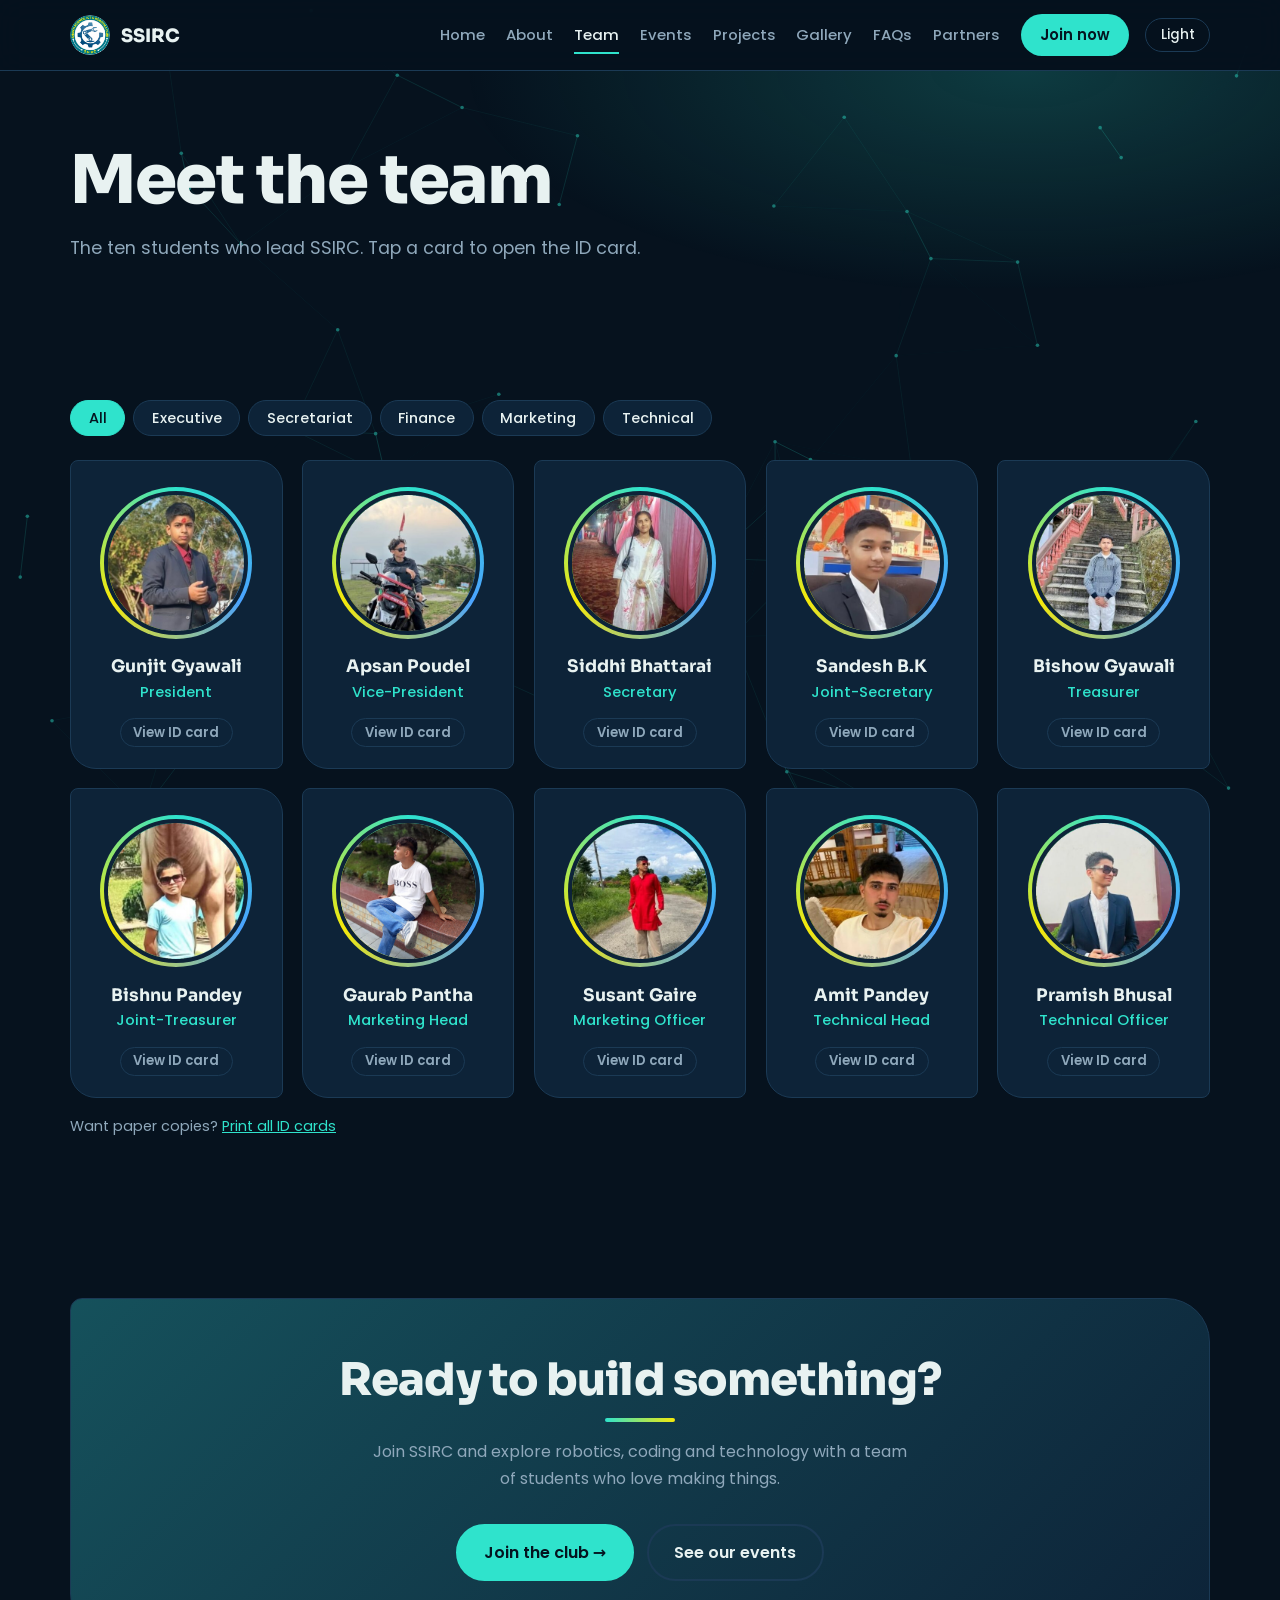
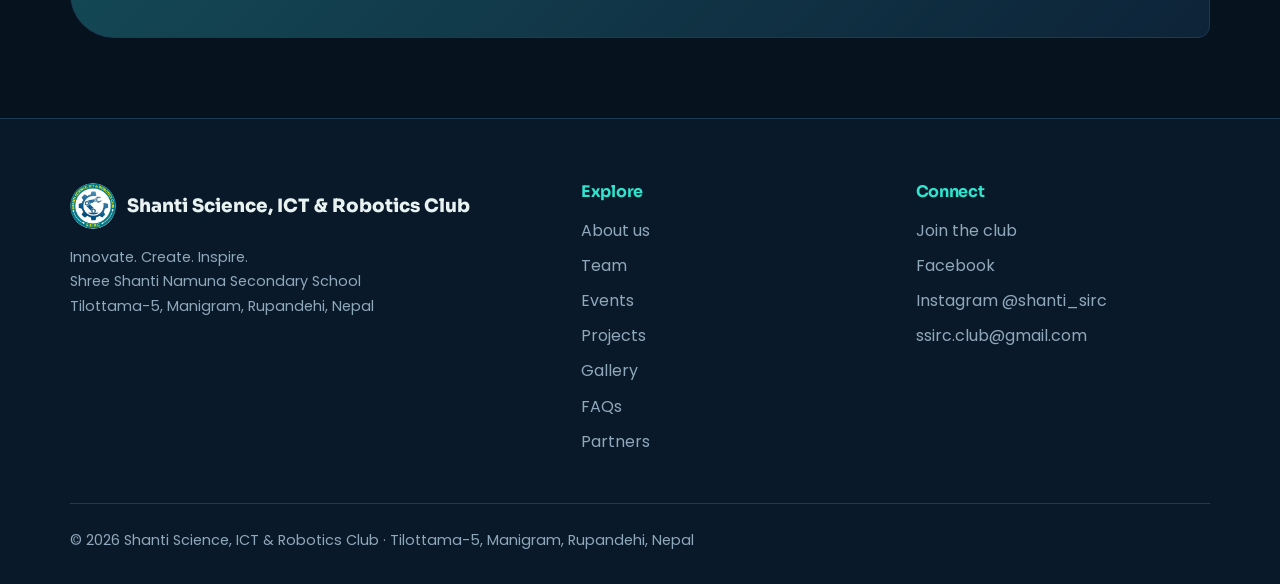
<file: team/index.html>
<!DOCTYPE html>
<html lang="en">
<head>
<meta charset="utf-8">
<base href="../">
<meta name="viewport" content="width=device-width, initial-scale=1, viewport-fit=cover">
<title>Team | Shanti Science, ICT &amp; Robotics Club</title>
<meta name="description" content="Meet the Board of Directors of SSIRC and view their ID cards.">
<meta property="og:title" content="Team | Shanti Science, ICT &amp; Robotics Club">
<meta property="og:description" content="Meet the Board of Directors of SSIRC and view their ID cards.">
<meta property="og:image" content="https://shantisirc.com/logo.png">
<meta property="og:type" content="website">
<meta name="theme-color" content="#06121e">
<link rel="icon" type="image/png" href="favicon.png">
<link rel="manifest" href="site.webmanifest">
<link rel="preconnect" href="https://fonts.googleapis.com">
<link rel="preconnect" href="https://fonts.gstatic.com" crossorigin>
<link href="https://fonts.googleapis.com/css2?family=Poppins:wght@400;500;600;700&family=Sora:wght@600;700;800&display=swap" rel="stylesheet">
<script>document.documentElement.classList.add('js');try{var t=localStorage.getItem('ssirc-theme');if(t)document.documentElement.dataset.theme=t}catch(e){}</script>
<link rel="stylesheet" href="css/base.css">
<link rel="stylesheet" href="css/fx.css">
<link rel="stylesheet" href="css/pages.css">
<link rel="stylesheet" href="css/idcard.css">
</head>
<body data-page="team">
<a class="skip" href="#main" onclick="location.hash='main';return false">Skip to content</a>
<div id="hdr"></div>
<main id="main">
<section class="phead"><div class="wrap"><h1>Meet the team</h1><p>The ten students who lead SSIRC. Tap a card to open the ID card.</p></div></section>
<section class="sec"><div class="wrap">
  <div class="filters" id="teamFilters" role="group" aria-label="Filter by department"></div>
  <ul class="members" id="teamGrid"></ul>
  <p class="small">Want paper copies? <a href="id-cards/" style="color:var(--teal)">Print all ID cards</a></p>
</div></section>
<section class="sec alt" id="advisors" hidden><div class="wrap"><h2>Advisors</h2><ul class="members" id="advGrid" style="margin-top:2.5rem"></ul></div></section>
<section class="sec"><div class="wrap"><div class="band rv"><h2>Ready to build something?</h2><p>Join SSIRC and explore robotics, coding and technology with a team of students who love making things.</p><div class="cta"><a class="btn" data-join>Join the club →</a><a class="btn ghost" href="events/">See our events</a></div></div></div></section>
</main>
<div id="ftr"></div>
<dialog id="idm" aria-labelledby="idmTitle"><div class="idm-body"><h2 id="idmTitle"></h2><div class="idm-row"><button class="idm-nav" id="idmPrev" aria-label="Previous member">‹</button><div class="idm-stage"></div><button class="idm-nav" id="idmNext" aria-label="Next member">›</button></div><p class="idm-hint">Tap the card to flip it. Use the arrow keys to switch members.</p><div class="idm-actions"><button class="btn ghost sm" id="idmFlip" type="button">Flip card</button><a class="btn sm" id="idmDownload" href="#" download>Download ID card</a><button class="btn ghost sm" id="idmClose" type="button">Close</button></div></div></dialog>
<noscript><p style="padding:1rem;text-align:center">Please turn on JavaScript to see the full SSIRC website. You can still reach us at ssirc.club@gmail.com.</p></noscript>
<script defer src="js/data.js"></script>
<script defer src="js/util.js"></script>
<script defer src="js/layout.js"></script>
<script defer src="js/fx.js"></script>
<script defer src="js/idcard.js"></script>
<script defer src="js/team.js"></script>
</body>
</html>
</file>
<file: css/base.css>
/* SSIRC – base styles: colors, layout, header, footer, buttons, cards */
:root{
  --bg:#06121e;--bg2:#0a1b2c;--card:#0d2338;--card2:#12304c;--ink:#e8f2f1;--muted:#8fa8bb;--line:#1b3a55;
  --teal:#2fe3cc;--blue:#4aa3ff;--yel:#f5e90a;--on-teal:#04141f;--glow:rgba(47,227,204,.2);
  --h:"Sora","Poppins",system-ui,sans-serif;--b:"Poppins","Segoe UI",system-ui,sans-serif;
  --r:8px 26px 8px 26px;color-scheme:dark}
:root[data-theme="light"]{
  --bg:#f2f7f6;--bg2:#e5eeec;--card:#ffffff;--card2:#f4f9f8;--ink:#0b2238;--muted:#52667d;--line:#c8d8d5;
  --teal:#0a7f74;--blue:#1760c4;--yel:#0b2238;--on-teal:#ffffff;--glow:rgba(10,127,116,.14);color-scheme:light}
*{box-sizing:border-box;margin:0}
:root{padding-bottom:env(safe-area-inset-bottom,0px)}
html{scroll-behavior:smooth;scroll-padding-top:92px}
body{background:var(--bg);color:var(--ink);font:400 1rem/1.7 var(--b);-webkit-font-smoothing:antialiased;overflow-x:hidden}
#bg{position:fixed;inset:0;width:100%;height:100%;z-index:-1;pointer-events:none;opacity:.5}
a{color:inherit}
img{max-width:100%;height:auto}
:focus-visible{outline:3px solid var(--teal);outline-offset:3px;border-radius:6px}
.skip{position:absolute;left:-999px;top:0;background:var(--teal);color:var(--on-teal);padding:.6rem 1rem;z-index:200;border-radius:0 0 8px 0}
.skip:focus{left:0}
.wrap{max-width:1180px;margin:0 auto;padding:0 1.25rem}
h1,h2,h3,h4{font-family:var(--h);line-height:1.12;letter-spacing:-.02em}
h2{font-size:clamp(1.9rem,4.6vw,3rem);font-weight:800}
h2::after{content:"";display:block;width:70px;height:4px;border-radius:4px;margin-top:.8rem;background:linear-gradient(90deg,var(--teal),var(--yel))}
.center{text-align:center}.center h2::after{margin-inline:auto}
.sub{color:var(--muted);margin-top:1rem;max-width:42rem}.center .sub{margin-inline:auto}
.sec{padding:5rem 0}
.alt{background:color-mix(in srgb,var(--bg2) 88%,transparent)}
[hidden]{display:none!important}

/* header */
.top{position:sticky;top:0;z-index:50;background:color-mix(in srgb,var(--bg) 82%,transparent);backdrop-filter:blur(14px);-webkit-backdrop-filter:blur(14px);border-bottom:1px solid var(--line);padding-top:env(safe-area-inset-top,0px)}
.bar{display:flex;align-items:center;gap:1rem;min-height:70px}
.brand{display:flex;align-items:center;gap:.7rem;text-decoration:none;font:800 1.15rem var(--h)}
.brand img{border-radius:50%}
nav{display:flex;align-items:center;gap:1.3rem;margin-left:auto}
nav a{position:relative;text-decoration:none;font-weight:500;font-size:.93rem;color:var(--muted);padding:.3rem 0}
nav a:not(.pill)::after{content:"";position:absolute;left:0;bottom:-2px;height:2px;width:0;background:var(--teal);transition:width .25s}
nav a:hover,nav a[aria-current]{color:var(--ink)}
nav a:hover::after,nav a[aria-current]::after{width:100%}
.pill{background:var(--teal);color:var(--on-teal)!important;padding:.5rem 1.2rem!important;border-radius:99px;font-weight:600}
.pill:hover{box-shadow:0 0 24px var(--glow)}
.right{display:flex;gap:.5rem}
.theme,.menu{background:none;border:1px solid var(--line);color:var(--ink);font:500 .85rem var(--b);padding:.4rem .9rem;border-radius:99px;cursor:pointer}
.theme:hover,.menu:hover{border-color:var(--teal)}
.menu{display:none}

/* buttons, chips, tags */
.btn{display:inline-flex;align-items:center;gap:.5rem;border:2px solid var(--teal);background:var(--teal);color:var(--on-teal);padding:.85rem 1.6rem;border-radius:99px;font:600 1rem var(--b);text-decoration:none;cursor:pointer;transition:transform .2s,box-shadow .2s}
.btn:hover{transform:translateY(-2px);box-shadow:0 8px 30px var(--glow)}
.btn.ghost{background:transparent;color:var(--ink);border-color:var(--line)}
.btn.ghost:hover{border-color:var(--teal)}
.btn.sm{padding:.5rem 1.1rem;font-size:.9rem}
.cta{display:flex;flex-wrap:wrap;gap:.8rem;margin-top:2rem}
.chips{display:flex;flex-wrap:wrap;gap:.5rem;list-style:none;padding:0}
.chips li{background:var(--card2);border:1px solid var(--line);padding:.25rem .9rem;border-radius:99px;font-size:.9rem;font-weight:500}
.chip{background:var(--card);border:1px solid var(--line);color:var(--ink);padding:.4rem 1.1rem;border-radius:99px;font:500 .9rem var(--b);cursor:pointer}
.chip[aria-pressed="true"]{background:var(--teal);color:var(--on-teal);border-color:var(--teal)}
.filters{display:flex;flex-wrap:wrap;gap:.5rem;margin:2rem 0 1.5rem}
.ev-tag{display:inline-block;font:600 .75rem var(--b);padding:.15rem .7rem;border-radius:99px;background:color-mix(in srgb,var(--teal) 18%,transparent);color:var(--teal);width:fit-content}
.ev-tag[data-tag="Workshop"]{background:color-mix(in srgb,var(--blue) 20%,transparent);color:var(--blue)}
.ev-tag[data-tag="Announcement"]{background:color-mix(in srgb,var(--yel) 22%,transparent);color:var(--yel)}
.ev-tag[data-tag="Notice"]{background:rgba(255,120,90,.18);color:#ff8a6b}
.ev-tag[data-tag="Observance"]{background:color-mix(in srgb,var(--muted) 20%,transparent);color:var(--muted)}

/* cards */
.card{position:relative;background:var(--card);border:1px solid var(--line);border-radius:var(--r);padding:1.6rem;transition:transform .25s,border-color .25s,box-shadow .25s}
.card:hover{transform:translateY(-4px);border-color:var(--teal);box-shadow:0 12px 40px var(--glow)}
.card h3{font-size:1.2rem;font-weight:700;margin-bottom:.5rem}
.card p{color:var(--muted)}
.grid3{display:grid;grid-template-columns:repeat(auto-fit,minmax(260px,1fr));gap:1.2rem;margin-top:2.5rem}
.empty{margin-top:2rem;border:2px dashed var(--line);border-radius:var(--r);padding:2.4rem 1.5rem;text-align:center;color:var(--muted)}
.cards{display:grid;grid-template-columns:repeat(auto-fill,minmax(280px,1fr));gap:1.2rem}

/* page heading (inner pages) */
.phead{padding:4.5rem 0 1.5rem;background:radial-gradient(800px 320px at 80% 0,var(--glow),transparent 70%)}
.phead h1{font-size:clamp(2.4rem,6vw,4.2rem);font-weight:800}
.phead p{color:var(--muted);margin-top:1rem;max-width:40rem;font-size:1.1rem}

/* footer */
.foot{border-top:1px solid var(--line);background:color-mix(in srgb,var(--bg2) 90%,transparent);padding:4rem 0 calc(2rem + env(safe-area-inset-bottom,0px))}
.foot-grid{display:grid;grid-template-columns:1.6fr 1fr 1fr;gap:2.5rem}
.foot h4{font-size:1rem;margin-bottom:1rem;color:var(--teal)}
.fl{list-style:none;padding:0;display:grid;gap:.5rem}
.fl a{text-decoration:none;color:var(--muted);overflow-wrap:anywhere}.fl a:hover{color:var(--ink)}
.small{color:var(--muted);font-size:.9rem;margin-top:1rem}
.copy{margin-top:3rem;border-top:1px solid var(--line);padding-top:1.5rem}

@media (max-width:1060px){
  .menu{display:block}
  .bar{justify-content:space-between}
  .right{margin-left:auto}
  nav{display:none;position:absolute;left:0;right:0;top:100%;background:var(--bg2);flex-direction:column;align-items:stretch;gap:0;padding:.5rem 1.25rem 1.2rem;border-bottom:1px solid var(--line);margin:0}
  nav.open{display:flex}
  nav a{padding:.8rem 0}
  nav a::after{display:none}
  .pill{text-align:center;margin-top:.6rem}
}
@media (max-width:760px){.foot-grid{grid-template-columns:1fr}.sec{padding:3.5rem 0}}
</file>
<file: css/fx.css>
/* SSIRC – effects: loading screen, reveal, marquee */
.boot{position:fixed;inset:0;z-index:999;background:var(--bg);display:grid;place-items:center;transition:opacity .6s,visibility .6s}
.boot.done{opacity:0;visibility:hidden}
.boot-in{text-align:center;width:min(320px,80vw)}
.boot-logo{position:relative;width:150px;height:150px;margin:0 auto 1.5rem;display:grid;place-items:center}
.boot-logo img{width:100px;border-radius:50%;animation:pulse 1.6s ease-in-out infinite}
.boot-logo i{position:absolute;inset:0;border-radius:50%;border:2px dashed var(--teal);animation:spin 6s linear infinite}
.boot-logo i+i{inset:12px;border-style:solid;border-color:var(--line) transparent var(--teal) transparent;animation-duration:2.4s;animation-direction:reverse}
.boot h2{font-size:2rem}.boot h2::after{display:none}
.boot p{font:500 .85rem ui-monospace,Menlo,Consolas,monospace;color:var(--muted);margin:.6rem 0 1rem;min-height:1.4em}
.boot-bar{height:6px;background:var(--line);border-radius:6px;overflow:hidden}
.boot-bar i{display:block;height:100%;width:0;background:linear-gradient(90deg,var(--teal),var(--yel))}
.boot b{display:block;margin-top:.8rem;font:700 1.4rem var(--h);color:var(--teal)}
html.booting{overflow:hidden}
@keyframes spin{to{transform:rotate(360deg)}}
@keyframes pulse{50%{transform:scale(1.07);filter:drop-shadow(0 0 22px var(--teal))}}

html.js .rv{opacity:0;transform:translateY(22px);transition:opacity .7s ease,transform .7s ease}
html.js .rv.in{opacity:1;transform:none}

.marq{overflow:hidden;border-block:1px solid var(--line);background:color-mix(in srgb,var(--bg2) 85%,transparent);padding:1rem 0}
.marq-in{display:flex;gap:3rem;width:max-content;animation:marq 38s linear infinite}
.marq:hover .marq-in{animation-play-state:paused}
.marq span{font:700 1.15rem var(--h);color:var(--muted);white-space:nowrap}
.marq span::before{content:"◆";color:var(--teal);margin-right:3rem;font-size:.7rem;vertical-align:middle}
@keyframes marq{to{transform:translateX(-50%)}}

@media (prefers-reduced-motion:reduce){
  *,*::before,*::after{animation:none!important;transition:none!important}
  html{scroll-behavior:auto}
  html.js .rv{opacity:1;transform:none}
  .boot{display:none}
}
</file>
<file: css/pages.css>
.hero{padding:5rem 0 4rem;background:radial-gradient(900px 480px at 80% 10%,var(--glow),transparent 70%)}
.hero-grid{display:grid;grid-template-columns:1.25fr 1fr;gap:3rem;align-items:center}
.kick{color:var(--teal);font-weight:600;letter-spacing:.02em;margin-bottom:1rem}
.hero h1{font-size:clamp(3.2rem,9.5vw,7.2rem);font-weight:800;line-height:.98}
.hero h1 span{display:block}
.hero h1 span:nth-child(2){color:var(--teal)}
.hero h1 span:nth-child(3){color:var(--yel)}
.lead{margin-top:1.6rem;color:var(--muted);font-size:1.15rem;max-width:34rem}
.orbit{position:relative;width:min(420px,76vw);aspect-ratio:1;margin:auto;display:grid;place-items:center}
.orbit>img{width:60%;border-radius:50%;box-shadow:0 0 90px var(--glow)}
.orbit::before,.orbit::after{content:"";position:absolute;border-radius:50%}
.orbit::before{inset:8%;border:2px dashed var(--line);animation:spin 50s linear infinite}
.orbit::after{inset:-2%;border:1px solid color-mix(in srgb,var(--teal) 45%,transparent);animation:spin 80s linear infinite reverse}
.arm{position:absolute;inset:8%;animation:spin 16s linear infinite}
.arm.a2{inset:-2%;animation-duration:26s;animation-direction:reverse}
.arm.a3{inset:20%;animation-duration:11s}
.arm b{position:absolute;top:-7px;left:calc(50% - 7px);width:14px;height:14px;border-radius:50%;background:var(--teal);box-shadow:0 0 18px var(--teal)}
.arm.a2 b{background:var(--yel);box-shadow:0 0 18px var(--yel)}
.arm.a3 b{background:var(--blue);box-shadow:0 0 18px var(--blue);width:12px;height:12px;top:-6px;left:calc(50% - 6px);border:2px solid #fff;box-sizing:border-box}

.stats{display:grid;grid-template-columns:repeat(auto-fit,minmax(190px,1fr));gap:1rem}
.stat{background:var(--card);border:1px solid var(--line);border-radius:var(--r);padding:1.4rem 1.5rem}
.stat b{display:block;font:800 clamp(2.4rem,5vw,3.5rem) var(--h);color:var(--teal);line-height:1}
.stat span{color:var(--muted);font-size:.95rem}

.bento{display:grid;grid-template-columns:repeat(6,1fr);gap:1.2rem;margin-top:2.5rem}
.s2{grid-column:span 2}.s3{grid-column:span 3}.s4{grid-column:span 4}
.bento .card .no{font:800 2.4rem var(--h);color:color-mix(in srgb,var(--teal) 45%,transparent);line-height:1;margin-bottom:.6rem}
.award{background:linear-gradient(135deg,color-mix(in srgb,var(--yel) 16%,var(--card)),var(--card))}
.award strong{display:block;font:800 clamp(1.6rem,3.4vw,2.4rem) var(--h);color:var(--yel);margin:.4rem 0}
.vals{list-style:none;padding:0;display:grid;gap:.6rem;margin-top:.6rem}
.vals b{color:var(--teal)}

.prog{display:grid;grid-template-columns:repeat(auto-fit,minmax(200px,1fr));gap:1.2rem;margin-top:2.5rem;counter-reset:p}
.prog .card::before{counter-increment:p;content:"0" counter(p);display:block;font:800 2.2rem var(--h);color:color-mix(in srgb,var(--teal) 50%,transparent);margin-bottom:.5rem}

.car{position:relative;overflow:hidden;border:1px solid var(--line);border-radius:10px 38px 10px 38px;margin-top:2.5rem;background:var(--card)}
.track{display:flex;transition:transform .7s cubic-bezier(.2,.7,.2,1)}
.slide{min-width:100%;min-height:380px;display:flex;align-items:flex-end;position:relative;overflow:hidden;
  background:linear-gradient(135deg,color-mix(in srgb,var(--teal) 22%,var(--card)),var(--card) 62%)}
.slide[data-tag="Workshop"]{background:linear-gradient(135deg,color-mix(in srgb,var(--blue) 26%,var(--card)),var(--card) 62%)}
.slide[data-tag="Announcement"]{background:linear-gradient(135deg,color-mix(in srgb,var(--yel) 18%,var(--card)),var(--card) 62%)}
.slide[data-tag="Observance"]{background:linear-gradient(135deg,color-mix(in srgb,var(--muted) 24%,var(--card)),var(--card) 62%)}
.slide::after{content:"";position:absolute;right:-60px;top:50%;width:360px;height:360px;transform:translateY(-50%);background:url(../logo.png) center/contain no-repeat;opacity:.09;border-radius:50%}
.slide-in{position:relative;z-index:1;padding:2.6rem 3.2rem 4rem;max-width:760px;display:grid;gap:.7rem;justify-items:start}
.slide time{color:var(--muted);font-size:.95rem}
.slide h3{font-size:clamp(1.7rem,4vw,2.8rem);font-weight:800}
.slide p{color:var(--muted);max-width:36rem}
.car .nav{position:absolute;top:50%;transform:translateY(-50%);width:46px;height:46px;border-radius:50%;border:1px solid var(--line);background:color-mix(in srgb,var(--bg) 70%,transparent);color:var(--ink);font-size:1.8rem;line-height:1;cursor:pointer;z-index:2}
.car .nav:hover{border-color:var(--teal);color:var(--teal)}
.car .pv{left:.8rem}.car .nx{right:.8rem}
.dots{position:absolute;left:0;right:0;bottom:1.2rem;display:flex;gap:.5rem;justify-content:center;z-index:2}
.dot{width:10px;height:10px;border-radius:99px;border:0;background:var(--line);cursor:pointer;padding:0;transition:width .3s,background .3s}
.dot[aria-current="true"]{width:30px;background:var(--teal)}

.ev{display:grid;gap:.5rem;align-content:start;text-align:left;font:inherit;color:inherit;background:var(--card);border:1px solid var(--line);border-radius:var(--r);padding:1.4rem;cursor:pointer;transition:transform .25s,border-color .25s,box-shadow .25s}
.ev:hover{transform:translateY(-4px);border-color:var(--teal);box-shadow:0 12px 40px var(--glow)}
.ev time{color:var(--muted);font-size:.88rem}
.ev h3{font-size:1.15rem;font-weight:700}
.ev p{color:var(--muted);font-size:.95rem;display:-webkit-box;-webkit-line-clamp:3;-webkit-box-orient:vertical;overflow:hidden}
.ev-more{color:var(--teal);font-weight:600;font-size:.9rem}
.evlay{display:grid;grid-template-columns:1fr 360px;gap:2rem;align-items:start}
.fb{position:sticky;top:90px;background:var(--card);border:1px solid var(--line);border-radius:var(--r);overflow:hidden;padding:1rem}
.fb h3{font-size:1.1rem;margin-bottom:.8rem}
.fb .note{margin-top:.8rem;font-size:.85rem;color:var(--muted)}

.members{list-style:none;padding:0;display:grid;grid-template-columns:repeat(auto-fill,minmax(210px,1fr));gap:1.2rem}
.member{display:grid;gap:.15rem;justify-items:center;text-align:center;width:100%;font:inherit;color:inherit;background:var(--card);border:1px solid var(--line);border-radius:var(--r);padding:1.6rem 1rem 1.3rem;cursor:pointer;transition:transform .25s,border-color .25s,box-shadow .25s}
.member:hover{transform:translateY(-5px);border-color:var(--teal);box-shadow:0 14px 44px var(--glow)}
.member.static{cursor:default}.member.static:hover{transform:none}
.ph{display:block;width:152px;height:152px;border-radius:50%;padding:4px;margin-bottom:.9rem;background:conic-gradient(var(--teal),var(--blue),var(--yel),var(--teal))}
.ph img{width:100%;height:100%;border-radius:50%;object-fit:cover;border:4px solid var(--card);display:block}
.member b{font:700 1.08rem var(--h)}
.role{color:var(--teal);font-weight:500;font-size:.92rem}
.idlink{margin-top:.7rem;font-size:.82rem;font-weight:600;color:var(--muted);border:1px solid var(--line);border-radius:99px;padding:.15rem .8rem;transition:.25s}
.member:hover .idlink{background:var(--teal);color:var(--on-teal);border-color:var(--teal)}
.face{display:grid;justify-items:center;gap:.1rem;text-align:center;text-decoration:none;width:130px}
.face img{width:96px;height:96px;border-radius:50%;object-fit:cover;border:3px solid var(--teal);margin-bottom:.4rem;transition:transform .25s}
.face:hover img{transform:scale(1.07)}
.face b{font-size:.9rem;font-weight:600}.face span{color:var(--teal);font-size:.8rem}
.strip{display:flex;flex-wrap:wrap;gap:1.2rem 1.6rem;margin-top:2.5rem}

.gallery{columns:3 250px;column-gap:1rem;margin-top:2rem}
.shot{position:relative;display:block;width:100%;margin:0 0 1rem;padding:0;border:0;border-radius:var(--r);overflow:hidden;cursor:zoom-in;break-inside:avoid;background:var(--card)}
.shot img{display:block;width:100%;height:auto;transition:transform .4s}
.shot:hover img{transform:scale(1.05)}
.shot span{position:absolute;left:0;right:0;bottom:0;padding:1.8rem .9rem .7rem;background:linear-gradient(transparent,rgba(3,10,20,.88));color:#fff;font:500 .88rem var(--b);text-align:left}
.pvgrid{display:grid;grid-template-columns:repeat(auto-fit,minmax(170px,1fr));gap:.8rem;margin-top:2rem}
.pvgrid .pv{display:block;border-radius:var(--r);overflow:hidden;aspect-ratio:4/3}
.pvgrid img{width:100%;height:100%;object-fit:cover;transition:transform .4s}.pvgrid .pv:hover img{transform:scale(1.07)}

.proj{padding:0;overflow:hidden}
.proj img{width:100%;aspect-ratio:16/10;object-fit:cover;display:block}
.proj .in{padding:1.4rem}.proj p{white-space:pre-line}

.faqs{display:grid;gap:.8rem;max-width:52rem;margin:2.5rem auto 0}
.faq{background:var(--card);border:1px solid var(--line);border-radius:14px;overflow:hidden}
.faq[open]{border-color:var(--teal)}
.faq summary{cursor:pointer;list-style:none;padding:1.15rem 3.4rem 1.15rem 1.4rem;font:600 1.05rem var(--b);position:relative}
.faq summary::-webkit-details-marker{display:none}
.faq summary::after{content:"+";position:absolute;right:1.4rem;top:50%;transform:translateY(-50%);font:600 1.6rem var(--h);color:var(--teal);transition:transform .25s}
.faq[open] summary::after{transform:translateY(-50%) rotate(45deg)}
.faq .ans{padding:0 1.4rem 1.3rem;color:var(--muted)}
.faq .ans a:not(.btn){color:var(--teal)}
.faq .ans .btn{margin-top:.8rem}

.tl{list-style:none;padding:0 0 0 2rem;margin-top:2.5rem;position:relative;display:grid;gap:1.6rem}
.tl::before{content:"";position:absolute;left:7px;top:6px;bottom:6px;width:2px;background:linear-gradient(var(--teal),var(--line))}
.tl li{position:relative}
.tl li::before{content:"";position:absolute;left:-2rem;top:.45rem;width:16px;height:16px;border-radius:50%;background:var(--bg);border:3px solid var(--teal)}
.tl time{color:var(--teal);font-weight:600;font-size:.9rem}
.tl h3{font-size:1.15rem;font-weight:700}.tl p{color:var(--muted);font-size:.95rem}

.two{display:grid;grid-template-columns:1fr 1fr;gap:2.5rem;align-items:start}
.facts{display:grid;gap:.9rem;margin-top:1.4rem}
.facts dt{color:var(--teal);font-weight:600;font-size:.88rem}.facts dd{margin:0}
.band{margin:0 auto;padding:3.5rem 2rem;text-align:center;background:linear-gradient(135deg,color-mix(in srgb,var(--teal) 24%,var(--card)),var(--card));border:1px solid var(--line);border-radius:12px 44px 12px 44px}
.band h2{font-size:clamp(1.8rem,4.4vw,2.8rem)}.band h2::after{margin-inline:auto}
.band p{color:var(--muted);max-width:34rem;margin:1rem auto 0}
.band .cta{justify-content:center}
.big{font:800 clamp(2rem,5vw,3.2rem) var(--h);color:var(--teal)}

@media (max-width:900px){
  .hero{padding:3rem 0}.hero-grid,.two,.evlay{grid-template-columns:1fr}
  .orbit{order:-1;width:min(250px,62vw)}
  .bento{grid-template-columns:1fr}.s2,.s3,.s4{grid-column:auto}
  .slide-in{padding:2rem 1.5rem 3.8rem}.slide{min-height:420px}.slide::after{width:220px;height:220px;right:-40px}
  .fb{position:static}
}

#evm,#lb{background:transparent;border:0;padding:0;max-width:100vw;max-height:100vh;width:100%;height:100%;color:var(--ink)}
#evm[open],#lb[open]{display:flex;align-items:center;justify-content:center}
#evm::backdrop,#lb::backdrop{background:rgba(2,8,16,.86);backdrop-filter:blur(4px)}
.evm-panel{position:relative;background:var(--card);border:1px solid var(--line);border-radius:12px 36px 12px 36px;padding:2rem;width:min(620px,92vw);max-height:90vh;overflow:auto;display:grid;gap:.7rem;justify-items:start}
.evm-img{width:100%;border-radius:12px}
.evm-panel h2{font-size:1.8rem;padding-right:2.5rem}.evm-panel h2::after{display:none}
.evm-panel time{color:var(--muted);font-size:.92rem}
.evm-text{color:var(--muted);white-space:pre-line}
.evm-close{position:absolute;top:.9rem;right:1rem;border:1px solid var(--line);background:none;color:var(--ink);width:38px;height:38px;border-radius:50%;font-size:1.4rem;cursor:pointer}
.evm-close:hover{border-color:var(--teal)}
#lb figure{max-width:90vw;text-align:center;color:#fff}
#lb img{max-width:90vw;max-height:78vh;border-radius:10px}
#lb figcaption{margin-top:.8rem;font-weight:500;max-width:min(92vw,720px);margin-inline:auto;text-align:center}#lb figcaption strong{display:block;font-weight:600}#lb figcaption span{display:block;margin-top:.25rem;font-weight:400;font-size:.9rem;opacity:.85}
.x,.nv{position:fixed;background:rgba(255,255,255,.14);color:#fff;border:0;border-radius:99px;cursor:pointer;font:500 1rem var(--b);z-index:3}
.x{top:calc(1rem + env(safe-area-inset-top,0px));right:1rem;padding:.55rem 1.2rem}
.nv{top:50%;transform:translateY(-50%);width:48px;height:48px;font-size:2rem;line-height:1}
.nv.pv{left:.7rem}.nv.nx{right:.7rem}
.x:hover,.nv:hover{background:rgba(255,255,255,.3)}

@media (max-width:560px){
  .members{grid-template-columns:repeat(2,1fr);gap:.8rem}
  .member{padding:1.1rem .5rem 1rem}
  .ph{width:112px;height:112px}
  .member b{font-size:.95rem}
  .face{width:104px}
}
</file>
<file: css/idcard.css>
.idc,.idc-face{--navy:#0b1f33;--ink:#0e2540;--teal:#2bb7a6;--mint:#9fe5da;--sun:#f5e90a;--paper:#f6faf9}
.idc{width:320px;height:508px;perspective:1500px;cursor:pointer;font-family:"Poppins",system-ui,sans-serif;margin:auto;-webkit-tap-highlight-color:transparent}
.idc-in{position:relative;width:100%;height:100%;transform-style:preserve-3d;transition:transform .9s cubic-bezier(.2,.7,.2,1)}
.idc.flipped .idc-in{transform:rotateY(180deg)}
.idc-face{position:absolute;inset:0;border-radius:22px;overflow:hidden;backface-visibility:hidden;-webkit-backface-visibility:hidden;box-shadow:0 24px 60px rgba(0,0,0,.5)}
.idc-trace{position:absolute;right:0;top:0;width:320px;height:150px;opacity:.5;pointer-events:none}

.idc-front{background:var(--paper);color:var(--ink)}
.idc-head{position:absolute;left:0;right:0;top:0;height:150px;background:var(--navy);overflow:hidden}
.idc-head::after{content:"";position:absolute;left:0;right:0;bottom:0;height:4px;background:var(--teal)}
.idc-slot{position:absolute;left:50%;top:13px;width:58px;height:10px;margin-left:-29px;border-radius:9px;background:#05101b;box-shadow:inset 0 1px 2px rgba(0,0,0,.8),0 0 0 1.5px rgba(159,229,218,.35)}
.idc-logo{position:absolute;left:22px;top:36px;width:46px;height:46px;border-radius:50%}
.idc-org{position:absolute;left:80px;right:20px;top:37px;color:#fff;text-align:left}
.idc-org b{display:block;font-size:12.5px;line-height:1.3;font-weight:700}
.idc-org small{display:block;margin-top:3px;font-size:9.5px;line-height:1.35;color:var(--mint)}
.idc-photo{position:absolute;left:24px;top:94px;width:166px;height:166px;object-fit:cover;object-position:50% 30%;background:#0a192c;
  border-radius:50%;box-shadow:0 0 0 5px #fff,0 0 0 9px var(--teal)}
.idc-meta{position:absolute;left:208px;right:8px;top:164px;display:grid;gap:12px}
.idc-meta dt{font-size:9px;line-height:1.2;color:#52667d}
.idc-meta dd{margin:1px 0 0;white-space:nowrap;font-size:11px;line-height:1.25;font-weight:700;color:var(--ink);overflow-wrap:anywhere}
.idc-name{position:absolute;left:22px;right:18px;top:298px;font-size:24px;line-height:1.15;font-weight:800;color:var(--navy)}
.idc-role{position:absolute;left:22px;top:342px;margin:0;background:var(--sun);color:var(--navy);font-size:12.5px;line-height:1;font-weight:700;padding:7px 13px;border-radius:5px 12px 5px 12px}
.idc-foot{position:absolute;left:0;right:0;bottom:0;height:104px;background:var(--navy);display:flex;align-items:center;gap:14px;padding:0 22px;color:#fff;border-top:4px solid var(--teal)}
.idc-foot div{min-width:0}
.idc-foot b{display:block;font-size:13.5px;line-height:1.25}
.idc-foot span{display:block;margin-top:2px;font-size:11px;color:var(--mint)}
.idc-foot small{display:block;margin-top:5px;font-size:9px;line-height:1.3;color:#9db3c4}
.idc-qr{flex:none;display:block;width:76px;height:76px;border-radius:7px}

.idc-back{transform:rotateY(180deg);background:radial-gradient(circle at 100% 100%,rgba(43,183,166,.28),transparent 58%),var(--navy);color:#eaf3f1;padding:30px 26px 24px;display:flex;flex-direction:column;border:2px solid var(--teal);border-radius:22px}
.idc-bhead{display:flex;align-items:center;gap:14px}
.idc-mark{width:62px;height:62px;border-radius:50%;flex:none}
.idc-bhead b{font-size:14px;line-height:1.3;font-weight:700}
.idc-lead{margin-top:16px;font-size:11px;line-height:1.6;color:#d3e4e1}
.idc-contact{list-style:none;padding:0;margin:14px 0 0;display:grid;gap:8px}
.idc-contact li{font-size:11px;font-weight:600;border-left:3px solid var(--teal);padding-left:10px;overflow-wrap:anywhere;line-height:1.3}
.idc-contact span{display:block;font-size:9px;font-weight:400;color:var(--mint)}
.idc-verify{margin-top:auto;display:flex;align-items:center;gap:14px}
.idc-verify .idc-qr{width:84px;height:84px}
.idc-verify p{font-size:10.5px;line-height:1.5;color:#d3e4e1}
.idc-found{margin-top:14px;font-size:9px;line-height:1.5;color:#9db3c4}

#idm{background:transparent;border:0;padding:0;max-width:100vw;max-height:100vh;width:100%;height:100%;color:#fff}
#idm[open]{display:flex;align-items:center;justify-content:center}
#idm::backdrop{background:rgba(2,8,16,.9);backdrop-filter:blur(5px)}
.idm-body{display:grid;gap:1rem;justify-items:center;max-height:100vh;overflow:auto;padding:1.2rem}
#idmTitle{font:700 1.1rem "Sora","Poppins",sans-serif;text-align:center}
.idm-row{display:flex;align-items:center;gap:.8rem}
.idm-stage{min-height:508px}
.idm-actions{display:flex;flex-wrap:wrap;gap:.6rem;justify-content:center}
.idm-actions .btn,.idm-nav{font-size:.9rem}
.idm-nav{width:48px;height:48px;border-radius:50%;border:1px solid rgba(255,255,255,.3);background:rgba(255,255,255,.1);color:#fff;font-size:1.8rem;line-height:1;cursor:pointer;flex:none}
.idm-nav:hover{background:rgba(255,255,255,.25)}
.idm-hint{font-size:.8rem;color:#9db3c4}
@media (max-width:560px){.idm-nav{position:fixed;top:45%;z-index:3}.idm-nav:first-child{left:.3rem}.idm-nav:last-child{right:.3rem}.idc{transform:scale(.92)}.idm-stage{min-height:470px}}

#sheet{display:grid;grid-template-columns:repeat(auto-fit,minmax(700px,1fr));gap:2rem;justify-items:center}
.pair{display:flex;gap:24px;padding:24px;background:#fff;border-radius:18px;width:fit-content}
.sheet-face,.pair .idc-face{position:relative;inset:auto;width:320px;height:508px;transform:none;backface-visibility:visible;box-shadow:none;border:1px solid #d6e2e0}
.pair .idc-back{transform:none;border:2px solid #2bb7a6}
.render #sheet{display:block}.render .pair{margin:0 0 30px;border-radius:0}
.render .top,.render .foot,.render .phead,.render #bg,.render .noprint{display:none!important}
@media print{
  :root{color-scheme:light}body{background:#fff!important}
  .top,.foot,.phead,#bg,.noprint,.skip{display:none!important}
  #sheet{display:block}.pair{break-inside:avoid;margin:0 auto 14mm;border:0}
  .pair .idc-face{-webkit-print-color-adjust:exact;print-color-adjust:exact}
}

#idmTitle::after{display:none}
@media (prefers-reduced-motion:reduce){.idc-in{transition-duration:.01s}}
</file>
